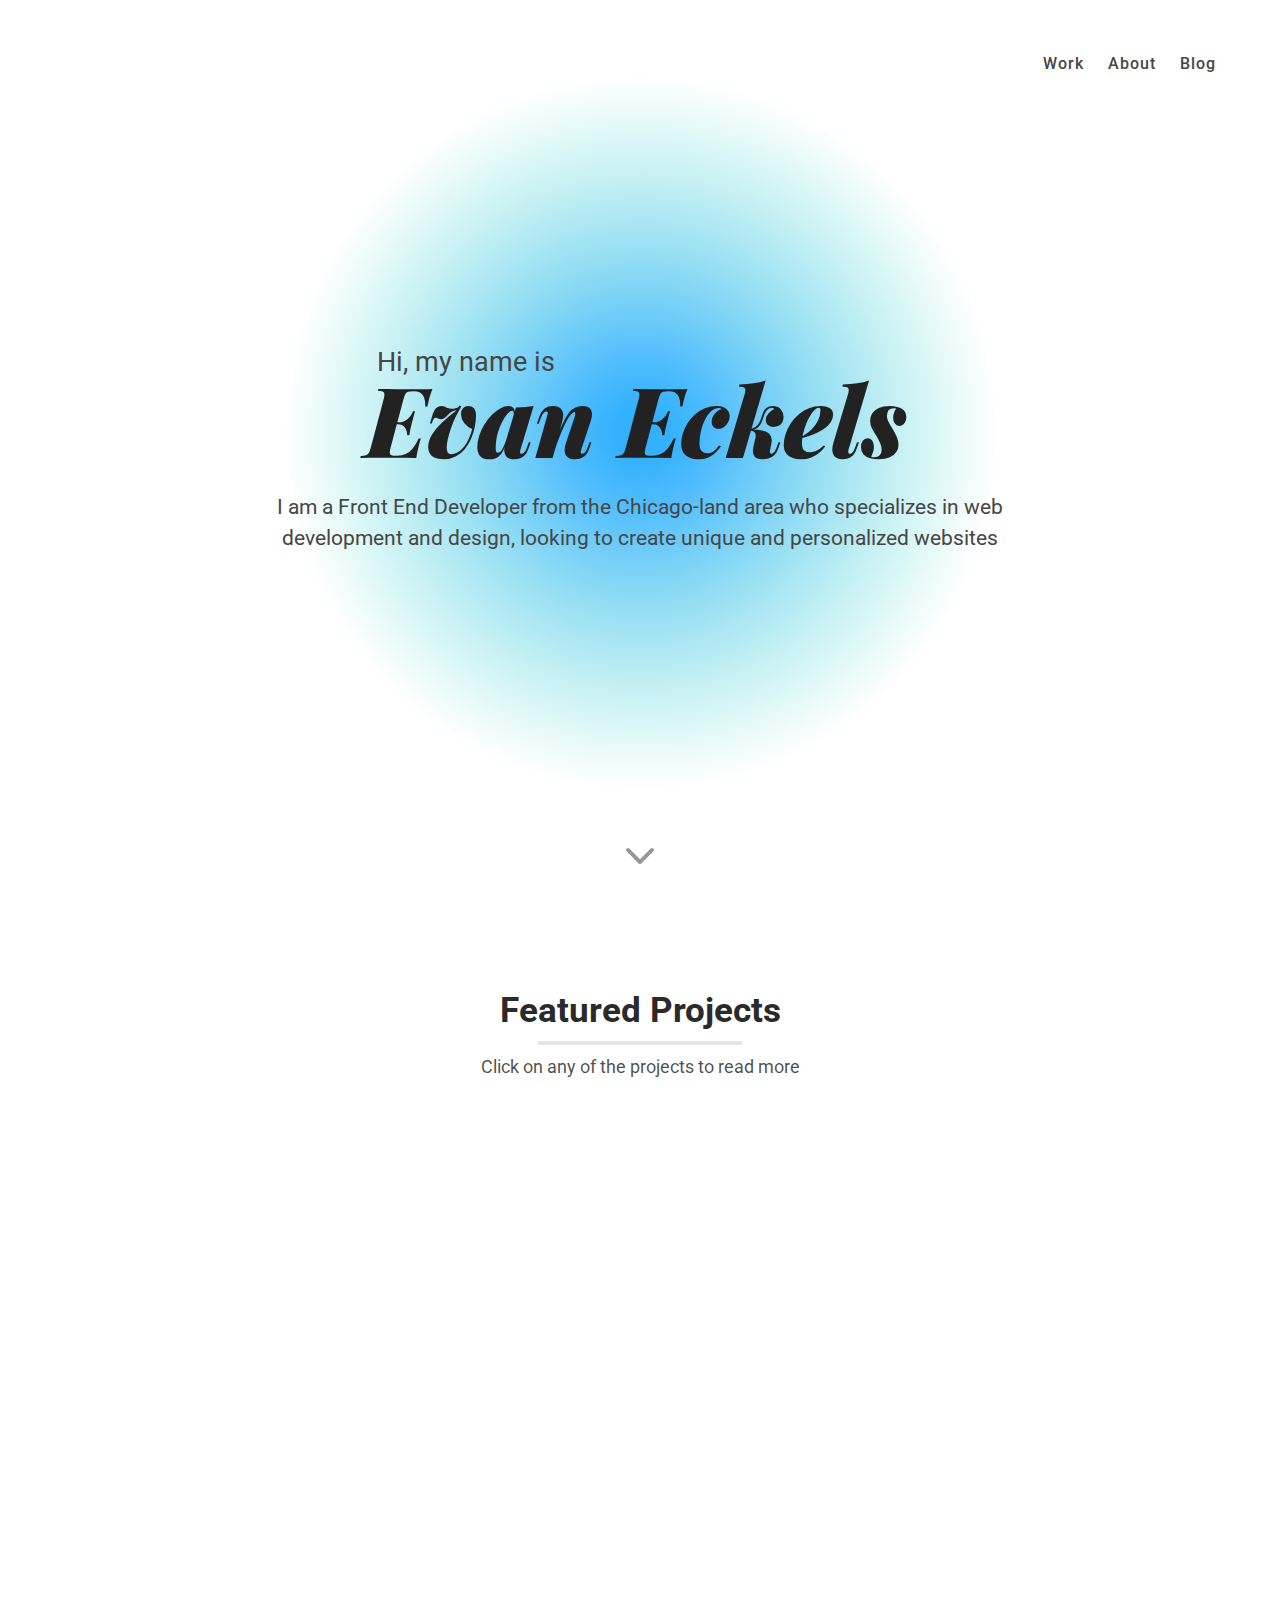
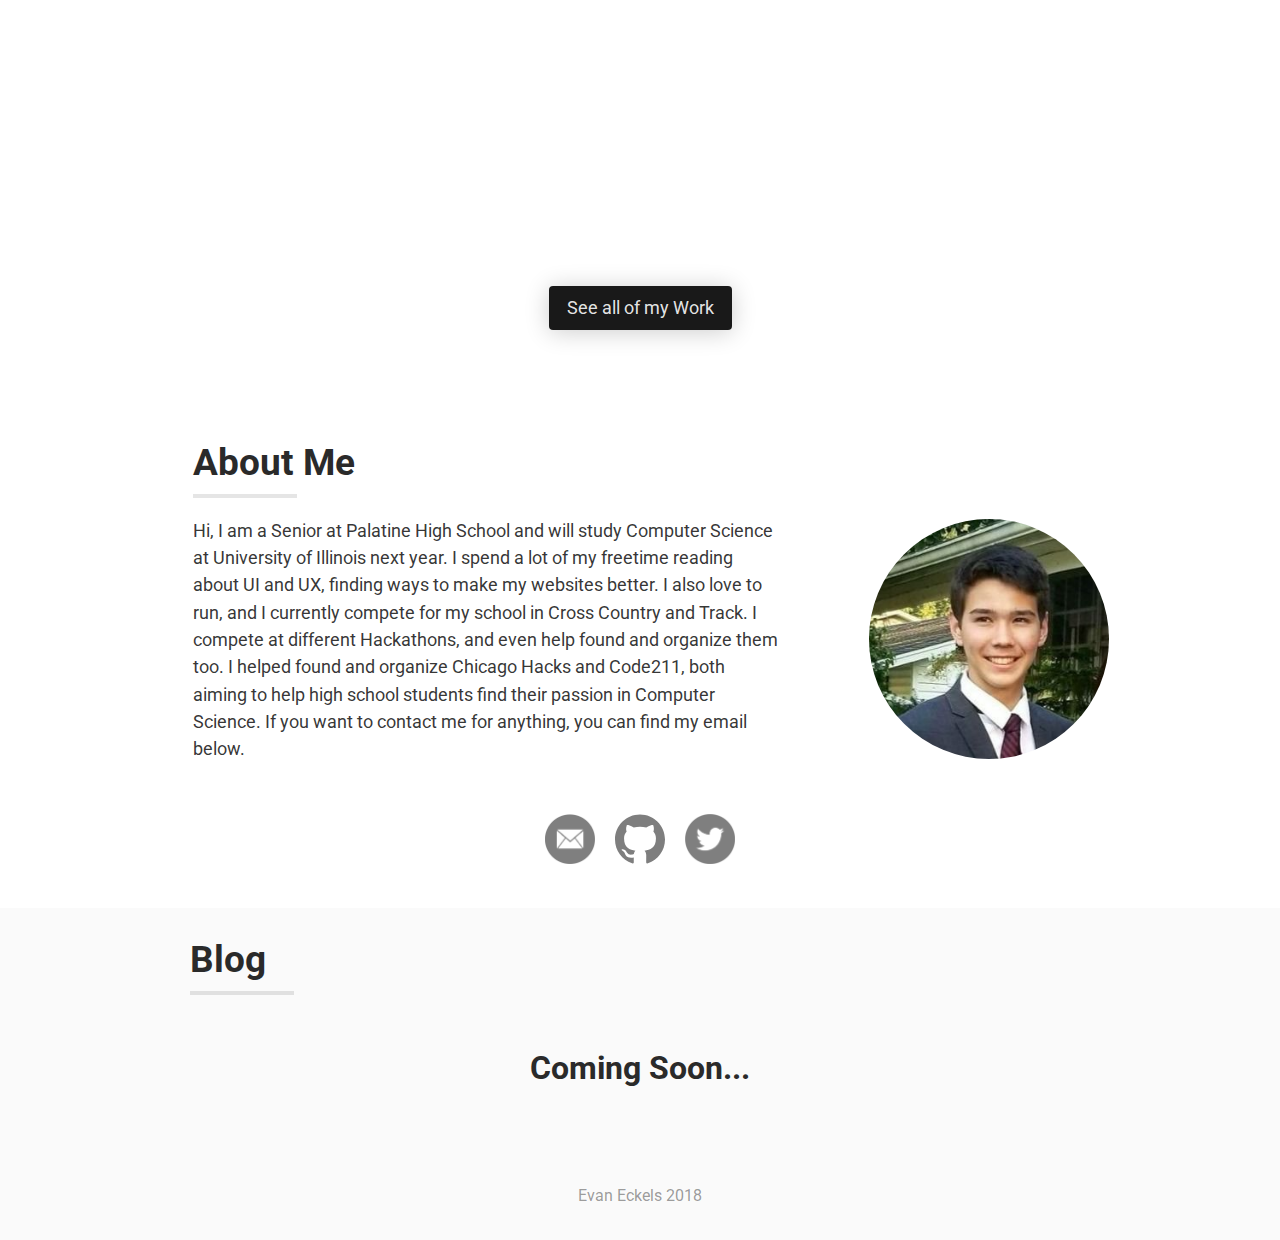
<file: index.html>
<!DOCTYPE HTML>
<html lang="en">
  <head>
    <meta charset="UTF-8">
    <link rel="stylesheet" href="css/style.css" />
    <link rel="stylesheet" href="css/index.css" />
    <link rel="stylesheet" href="css/burbuja.css" />
    <link rel="stylesheet" href="css/blog-list.css" />
    <link rel="stylesheet" href="css/work.css" />
    <link rel="stylesheet" href="aos/aos.css" />
  	<meta name="description" content="Web Portfolio for Evan Eckels, a High School Web Developer/Designer" />
    <meta name="keywords" content="Evan, Eckels, Web, Developer, Designer, High School, Hackathon, coding, programming, computer, science, user, interface, experience, graphic, design, Palatine" />
    <meta name="viewport" content="width=device-width, initial-scale=1.0, maximum-scale=1.0, user-scalable=yes">
    <link href="https://fonts.googleapis.com/css?family=Roboto:400,500,700" rel="stylesheet">
    <link href="https://fonts.googleapis.com/css?family=Playfair+Display:400,400i,900,900i" rel="stylesheet">
    <script src="https://ajax.googleapis.com/ajax/libs/jquery/3.2.1/jquery.min.js"></script>
    <script src="js/smoothscroll.js"></script>
    <script src="js/index.js"></script>
    <script src="js/workgrid.js"></script>
    <script src="js/bloggrid.js"></script>
    <script async src="https://www.googletagmanager.com/gtag/js?id=UA-110019881-1"></script>
    <script>
      window.dataLayer = window.dataLayer || [];
      function gtag(){dataLayer.push(arguments);}
      gtag('js', new Date());

      gtag('config', 'UA-110019881-1');
    </script>
    <title>Evan Eckels</title>
  </head>

<body>

  <div class="burbuja-wrapper" id="burbuja-wrapper">
    <div id="burbuja" class="burbuja"></div>
  </div>

  <header id="header">

    <nav>
      <ul>
        <li><a href="#work" class="smooth" id="fix">Work</a><span>&#8226;</span></li>
        <li><a href="#about" class="smooth">About</a><span>&#8226;</span></li>
        <li><a href="#blog" class="smooth">Blog</a></li>
      </ul>
    </nav>

    <div class="center" id="center">
      <div class="align">
        <p class="super">Hi, my name is</p>
        <h1>Evan Eckels</h1>
      </div>
      <p class="sub">I am a Front End Developer from the Chicago-land area who specializes in web development and design, looking to create unique and personalized websites</p>
    </div>

    <a href="#work" class="smooth"><img src="img/arrow.svg" alt="arrow" class="arrow"></a>
  </header>

  <div id="work">
    <h2>Featured Projects</h2><hr class="hor">
      <p class="work-desc">Click on any of the projects to read more</p>

    <div class="gallery">

      <a href="work/code211.html" class=""><div class="grid-item" data-aos="fade-up" data-aos-easing="ease-out-quad" data-aos-delay="">
        <div class="laptop-div">
          <img src="work/img/code211home.png" class="browser" alt="">
          <img src="img/laptopcode211.png" class="laptop" alt="">
        </div>
        <div class="project-text">
          <h3>Code211</h3><hr>
          <p>Website for District 211's first high school Hackathon named Code211.</p>
        </div>
      </div></a>

      <a href="work/chihacks.html" class=""><div class="grid-item" data-aos="fade-up" data-aos-easing="ease-out-quad" data-aos-delay="">
        <div class="laptop-div">
          <img src="work/img/chihome.png" class="browser" alt="">
          <img src="img/laptopchihacks.png" class="laptop" alt="">
        </div>
        <div class="project-text">
          <h3>Chicago Hacks</h3><hr>
          <p>Website for Chicago's first high school Hackathon called Chicago Hacks.</p>
        </div>
      </div></a>

      <a href="work/evaneckels.html" class=""><div class="grid-item" data-aos="fade-up" data-aos-easing="ease-out-quad" data-aos-delay="">
        <div class="laptop-div">
          <img src="work/img/evanheader.png" class="browser" alt="">
          <img src="img/laptopevan.png" class="laptop" alt="">
        </div>
        <div class="project-text">
          <h3>evaneckels.com</h3><hr>
          <p>My personal website: a place to showcase my websites and write about CS.</p>
        </div>
      </div></a>

      <a href="work/grubyr.html" class=""><div class="grid-item" data-aos="fade-up" data-aos-easing="ease-out-quad" data-aos-delay="">
        <div class="laptop-div">
          <img src="work/img/grubyrheader.png" class="browser" alt="">
          <img src="img/laptopgrubyr.png" class="laptop" alt="">
        </div>
        <div class="project-text">
          <h3>Grubyr</h3><hr>
          <p>Food waste reduction app that won the 2017 Congressional App Challenge.</p>
        </div>
      </div></a>

      <a href="work/bpacares.html" class=""><div class="grid-item" data-aos="fade-up" data-aos-easing="ease-out-quad" data-aos-delay="">
        <div class="laptop-div">
          <img src="work/img/bpahome.png" class="browser" alt="">
          <img src="img/laptopbpa.png" class="laptop" alt="">
        </div>
        <div class="project-text">
          <h3>BPA Cares Awards</h3><hr>
          <p>Website for the 2018 BPA Website Design Team Competition.</p>
        </div>
      </div></a>

      <a href="work/greenbrier.html" class=""><div class="grid-item" data-aos="fade-up" data-aos-easing="ease-out-quad" data-aos-delay="">
        <div class="laptop-div">
          <img src="work/img/greenbrierhome.png" class="browser" alt="">
          <img src="img/laptopgreenbrier.png" class="laptop" alt="">
        </div>
        <div class="project-text">
          <h3>Greenbrier Group</h3><hr>
          <p>A responsive website for the investing group Greenbrier Group with an integrated CMS.</p>
        </div>
      </div></a>

      <br><a href="work.html" class="cornerlink"><span class="underline--magical">See all of my Work</span></a>

    </div>

  </div>

  <div id="about">

    <div class="about-wrap clearfix">
      <div class="left clearfix">
        <h2>About Me</h2>
        <hr>
        <img src="img/evan.jpg" alt="Evan Eckels" class="mobi">
        <p>Hi, I am a Senior at Palatine High School and will study Computer Science at University of Illinois next year. I spend a lot of my freetime reading about UI and UX, finding ways to make my websites better. I also love to run, and I currently compete for my school in Cross Country and Track. I compete at different Hackathons, and even help found and organize them too. I helped found and organize Chicago Hacks and Code211, both aiming to help high school students find their passion in Computer Science. If you want to contact me for anything, you can find my email below.</p>
      </div>

        <img src="img/evan.jpg" alt="Evan Eckels" class="widescreen">
    </div>

    <div class="contact">
      <div class="icons">
        <a href="mailto:eveckels@gmail.com"><img src="img/email.png" alt="Email"></a>
        <a href="https://github.com/eckels" target="_blank"><img src="img/github.svg" alt="github"></a>
        <a href="https://twitter.com/evaneckels" target="_blank"><img src="img/twitter.png" alt="Twitter"></a>
      </div>
    </div>

  </div>

<div class="grey">

  <div id="blog">
      <div class="blog-wrap">
      <h2>Blog</h2><hr>
      <div class="blog-grid">

      <style>
        h5 {
          color: #2a2a2a;
          font-size: 2em;
        }
      </style>

      <h5>Coming Soon...</h5>

        <!--<a href="#" class="hovert"><article class="article" data-aos="fade-up" data-aos-easing="ease-out-quad" data-aos-delay="">
          <div class="img-wrap"><img src="http://via.placeholder.com/160x90" alt=""></div>
          <h3>Article Title Here Article Title Here Article Title Here</h3>
          <p>09/27/2017</p>
        </article></a>

        <a href="#" class="hovert"><article class="article" data-aos="fade-up" data-aos-easing="ease-out-quad" data-aos-delay="">
          <div class="img-wrap"><img src="http://via.placeholder.com/160x90" alt=""></div>
          <h3>Article Title Here</h3>
          <p>09/27/2017</p>
        </article></a>

        <a href="#" class="hovert"><article class="article" data-aos="fade-up" data-aos-easing="ease-out-quad" data-aos-delay="">
          <div class="img-wrap"><img src="http://via.placeholder.com/160x90" alt=""></div>
          <h3>Article Title Here</h3>
          <p>09/27/2017</p>
        </article></a>

        <a href="#" class="hovert"><article class="article" data-aos="fade-up" data-aos-easing="ease-out-quad" data-aos-delay="">
          <div class="img-wrap"><img src="http://via.placeholder.com/160x90" alt=""></div>
          <h3>Article Title Here</h3>
          <p>09/27/2017</p>
        </article></a>

        <a href="#" class="hovert"><article class="article" data-aos="fade-up" data-aos-easing="ease-out-quad" data-aos-delay="">
          <div class="img-wrap"><img src="http://via.placeholder.com/160x90" alt=""></div>
          <h3>Article Title Here</h3>
          <p>09/27/2017</p>
        </article></a>

        <a href="#" class="hovert"><article class="article" data-aos="fade-up" data-aos-easing="ease-out-quad" data-aos-delay="">
          <div class="img-wrap"><img src="http://via.placeholder.com/160x90" alt=""></div>
          <h3>Article Title Here</h3>
          <p>09/27/2017</p>
        </article></a>
        <br><a href="blog.html" class="cornerlink blog-button"><span>See all Posts</span></a>-->
      </div>
    </div>

  </div>
    <p class="bottom-p">Evan Eckels 2018</p>
</div>

    <script src="aos/aos.js"></script>
    <script>
      AOS.init({
        startEvent: 'load',
        once: true
      });
      window.addEventListener('load', function() {
        AOS.refresh();
      });
    </script>

</body>
</html>
</file>
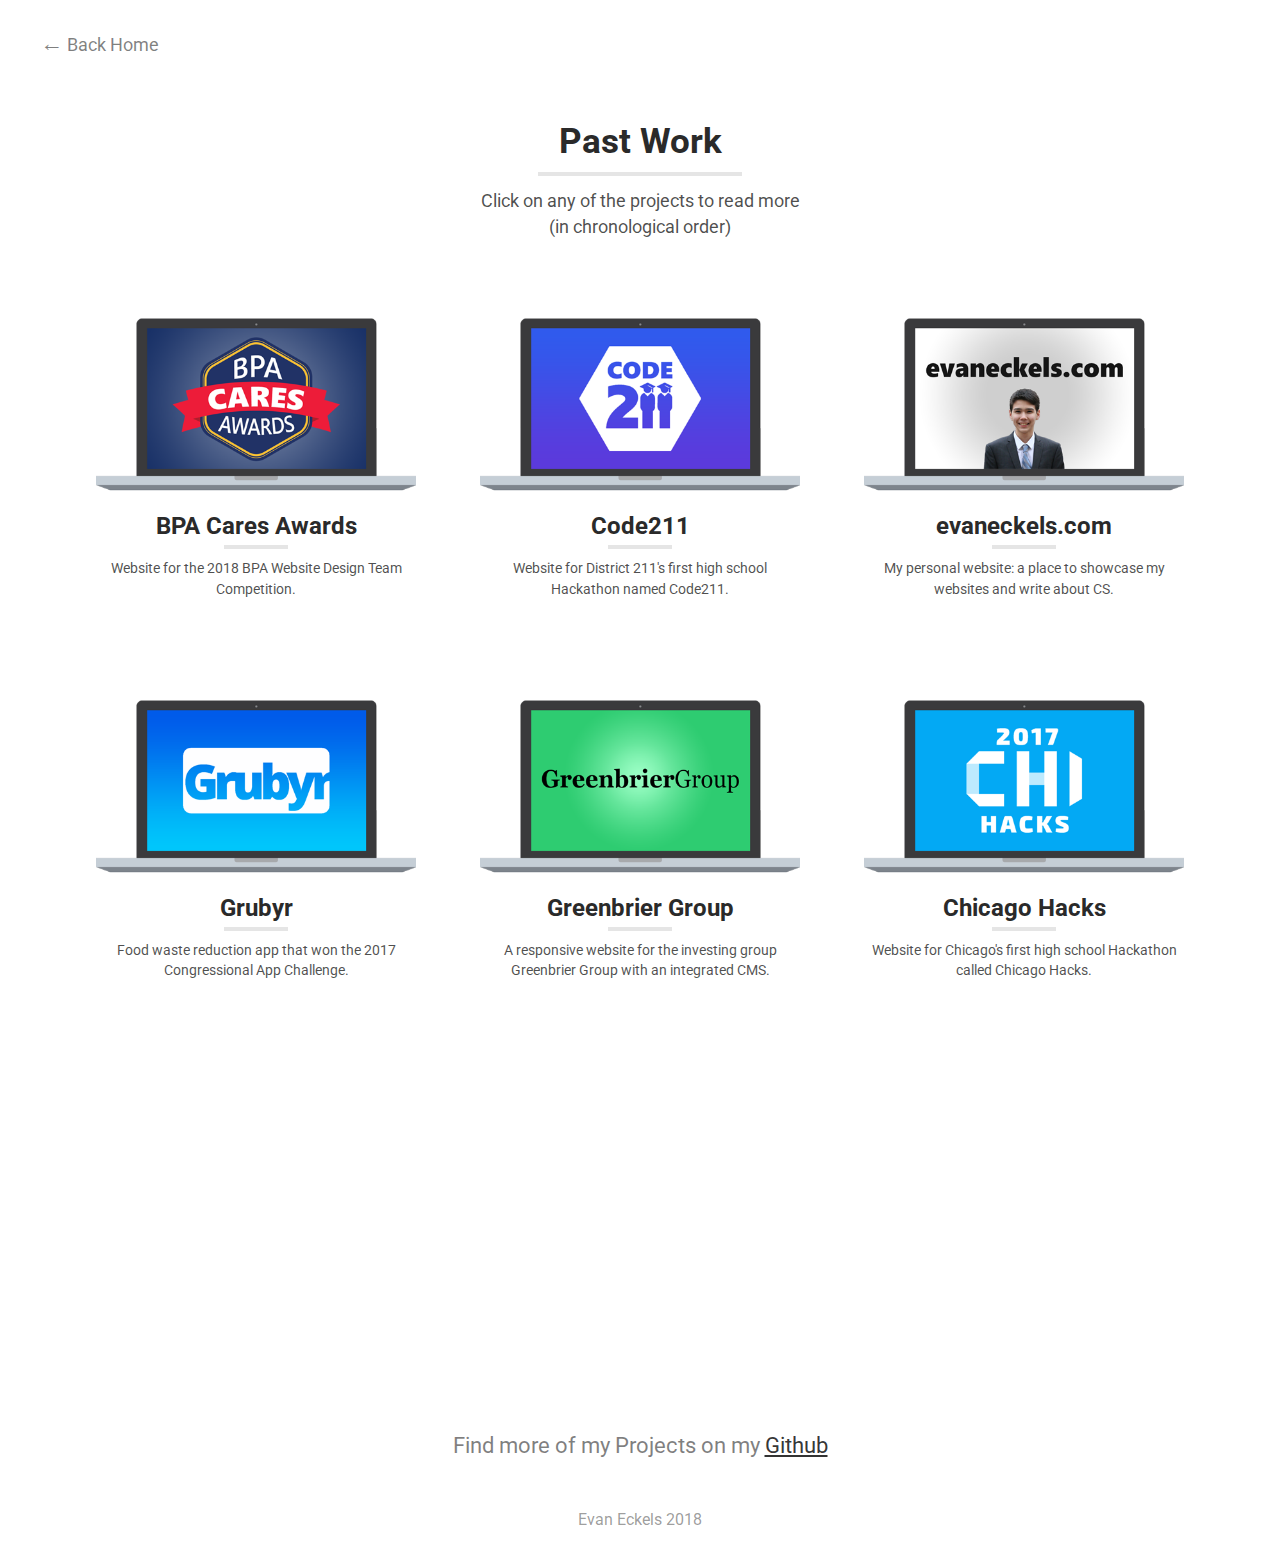
<file: work.html>
<!DOCTYPE HTML>
<html lang="en">
  <head>
    <meta charset="UTF-8">
    <link rel="stylesheet" href="css/style.css" />
    <link rel="stylesheet" href="css/work.css" />
    <link rel="stylesheet" href="aos/aos.css" />
  	<meta name="description" content="" />
    <meta name="keywords" content="" />
    <meta name="viewport" content="width=device-width, initial-scale=1.0, maximum-scale=1.0, user-scalable=yes">
    <link href="https://fonts.googleapis.com/css?family=Roboto:400,500,700" rel="stylesheet">
    <link href="https://fonts.googleapis.com/css?family=Playfair+Display:400,400i,900,900i" rel="stylesheet">
    <script src="https://ajax.googleapis.com/ajax/libs/jquery/3.2.1/jquery.min.js"></script>
    <script src="js/smoothscroll.js"></script>
    <script src="js/index.js"></script>
    <script src="js/workgrid.js"></script>
    <script async src="https://www.googletagmanager.com/gtag/js?id=UA-110019881-1"></script>
    <script>
      window.dataLayer = window.dataLayer || [];
      function gtag(){dataLayer.push(arguments);}
      gtag('js', new Date());

      gtag('config', 'UA-110019881-1');
    </script>
    <title>Evan Eckels - Work</title>
  </head>

<body>

<style>

#work {
  margin-top: 0;
  padding-bottom: 15px;
}

#work h2 {
  text-align: center;
  margin-top: 60px;
}

#work hr {
  margin-left: auto;
  margin-right: auto;
}

.cornerback {
  position: absolute;
  top: 30px;
  left: 40px;
  color: rgba(0, 0, 0, 0.5);
  transition: all .3s;
  font-size: 1.15em;
}

.cornerback:hover {
  color: rgba(0, 0, 0, 0.7);
}

.cornerback2 {
  font-size: 1.25em;
}

@media (max-width: 480px) {
  .cornerback {
    top: 12px;
    left: 20px;
  }
}

</style>

  <a href="index.html" style="text-decoration: none"><div class="cornerback"><strong class="cornerback2">&#8592;</strong> Back Home</div></a>

  <div id="work">
    <h2>Past Work</h2><hr class="hor">
      <p class="work-desc" style="line-height: 150%;">Click on any of the projects to read more<br>(in chronological order)</p>

    <div class="gallery">

      <a href="work/bpacares.html" class=""><div class="grid-item" data-aos="fade-up" data-aos-easing="ease-out-quad" data-aos-delay="">
        <div class="laptop-div">
          <img src="work/img/bpahome.png" class="browser" alt="">
          <img src="img/laptopbpa.png" class="laptop" alt="">
        </div>
        <div class="project-text">
          <h3>BPA Cares Awards</h3><hr>
          <p>Website for the 2018 BPA Website Design Team Competition.</p>
        </div>
      </div></a>

      <a href="work/code211.html" class=""><div class="grid-item" data-aos="fade-up" data-aos-easing="ease-out-quad" data-aos-delay="">
        <div class="laptop-div">
          <img src="work/img/code211home.png" class="browser" alt="">
          <img src="img/laptopcode211.png" class="laptop" alt="">
        </div>
        <div class="project-text">
          <h3>Code211</h3><hr>
          <p>Website for District 211's first high school Hackathon named Code211.</p>
        </div>
      </div></a>

      <a href="work/evaneckels.html" class=""><div class="grid-item" data-aos="fade-up" data-aos-easing="ease-out-quad" data-aos-delay="">
        <div class="laptop-div">
          <img src="work/img/evanheader.png" class="browser" alt="">
          <img src="img/laptopevan.png" class="laptop" alt="">
        </div>
        <div class="project-text">
          <h3>evaneckels.com</h3><hr>
          <p>My personal website: a place to showcase my websites and write about CS.</p>
        </div>
      </div></a>

      <a href="work/grubyr.html" class=""><div class="grid-item" data-aos="fade-up" data-aos-easing="ease-out-quad" data-aos-delay="">
        <div class="laptop-div">
          <img src="work/img/grubyrheader.png" class="browser" alt="">
          <img src="img/laptopgrubyr.png" class="laptop" alt="">
        </div>
        <div class="project-text">
          <h3>Grubyr</h3><hr>
          <p>Food waste reduction app that won the 2017 Congressional App Challenge.</p>
        </div>
      </div></a>

      <a href="work/greenbrier.html" class=""><div class="grid-item" data-aos="fade-up" data-aos-easing="ease-out-quad" data-aos-delay="">
        <div class="laptop-div">
          <img src="work/img/greenbrierhome.png" class="browser" alt="">
          <img src="img/laptopgreenbrier.png" class="laptop" alt="">
        </div>
        <div class="project-text">
          <h3>Greenbrier Group</h3><hr>
          <p>A responsive website for the investing group Greenbrier Group with an integrated CMS.</p>
        </div>
      </div></a>

      <a href="work/chihacks.html" class=""><div class="grid-item" data-aos="fade-up" data-aos-easing="ease-out-quad" data-aos-delay="">
        <div class="laptop-div">
          <img src="work/img/chihome.png" class="browser" alt="">
          <img src="img/laptopchihacks.png" class="laptop" alt="">
        </div>
        <div class="project-text">
          <h3>Chicago Hacks</h3><hr>
          <p>Website for Chicago's first high school Hackathon called Chicago Hacks.</p>
        </div>
      </div></a>

      <a href="#" class=""><div class="grid-item" data-aos="fade-up" data-aos-easing="ease-out-quad" data-aos-delay="">
        <div class="laptop-div">
          <!--<img src="work/img/chihome.png" class="browser" alt="">-->
          <img src="img/laptop.png" class="laptop" alt="">
        </div>
        <div class="project-text">
          <h3>Evan Eisenmenger</h3><hr>
          <p>Site developed with a CMS for a friend to showcase his photography.</p>
        </div>
      </div></a>

      <a href="#" class=""><div class="grid-item" data-aos="fade-up" data-aos-easing="ease-out-quad" data-aos-delay="">
        <div class="laptop-div">
          <!--<img src="work/img/chihome.png" class="browser" alt="">-->
          <img src="img/laptop.png" class="laptop" alt="">
        </div>
        <div class="project-text">
          <h3>TykeBox</h3><hr>
          <p>Site for my Business Incubator startup that sells subscription fitness boxes to kids.</p>
        </div>
      </div></a>

      <a href="#" class=""><div class="grid-item" data-aos="fade-up" data-aos-easing="ease-out-quad" data-aos-delay="">
        <div class="laptop-div">
          <!--<img src="work/img/chihome.png" class="browser" alt="">-->
          <img src="img/laptop.png" class="laptop" alt="">
        </div>
        <div class="project-text">
          <h3>DIYmatic</h3><hr>
          <p>Website that placed 3rd in state at the 2017 BPA Website Design Team Competition.</p>
        </div>
      </div></a>

    </div>
    <p class="bottomtext">Find more of my Projects on my <a href="https://github.com/eckels" target="_blank">Github</a></p>

  </div>

    <p class="bottom-p">Evan Eckels 2018</p>

    <script src="aos/aos.js"></script>
    <script>
      AOS.init({
        once: true
      });
      window.addEventListener('load', AOS.refresh);
    </script>

</body>
</html>
</file>
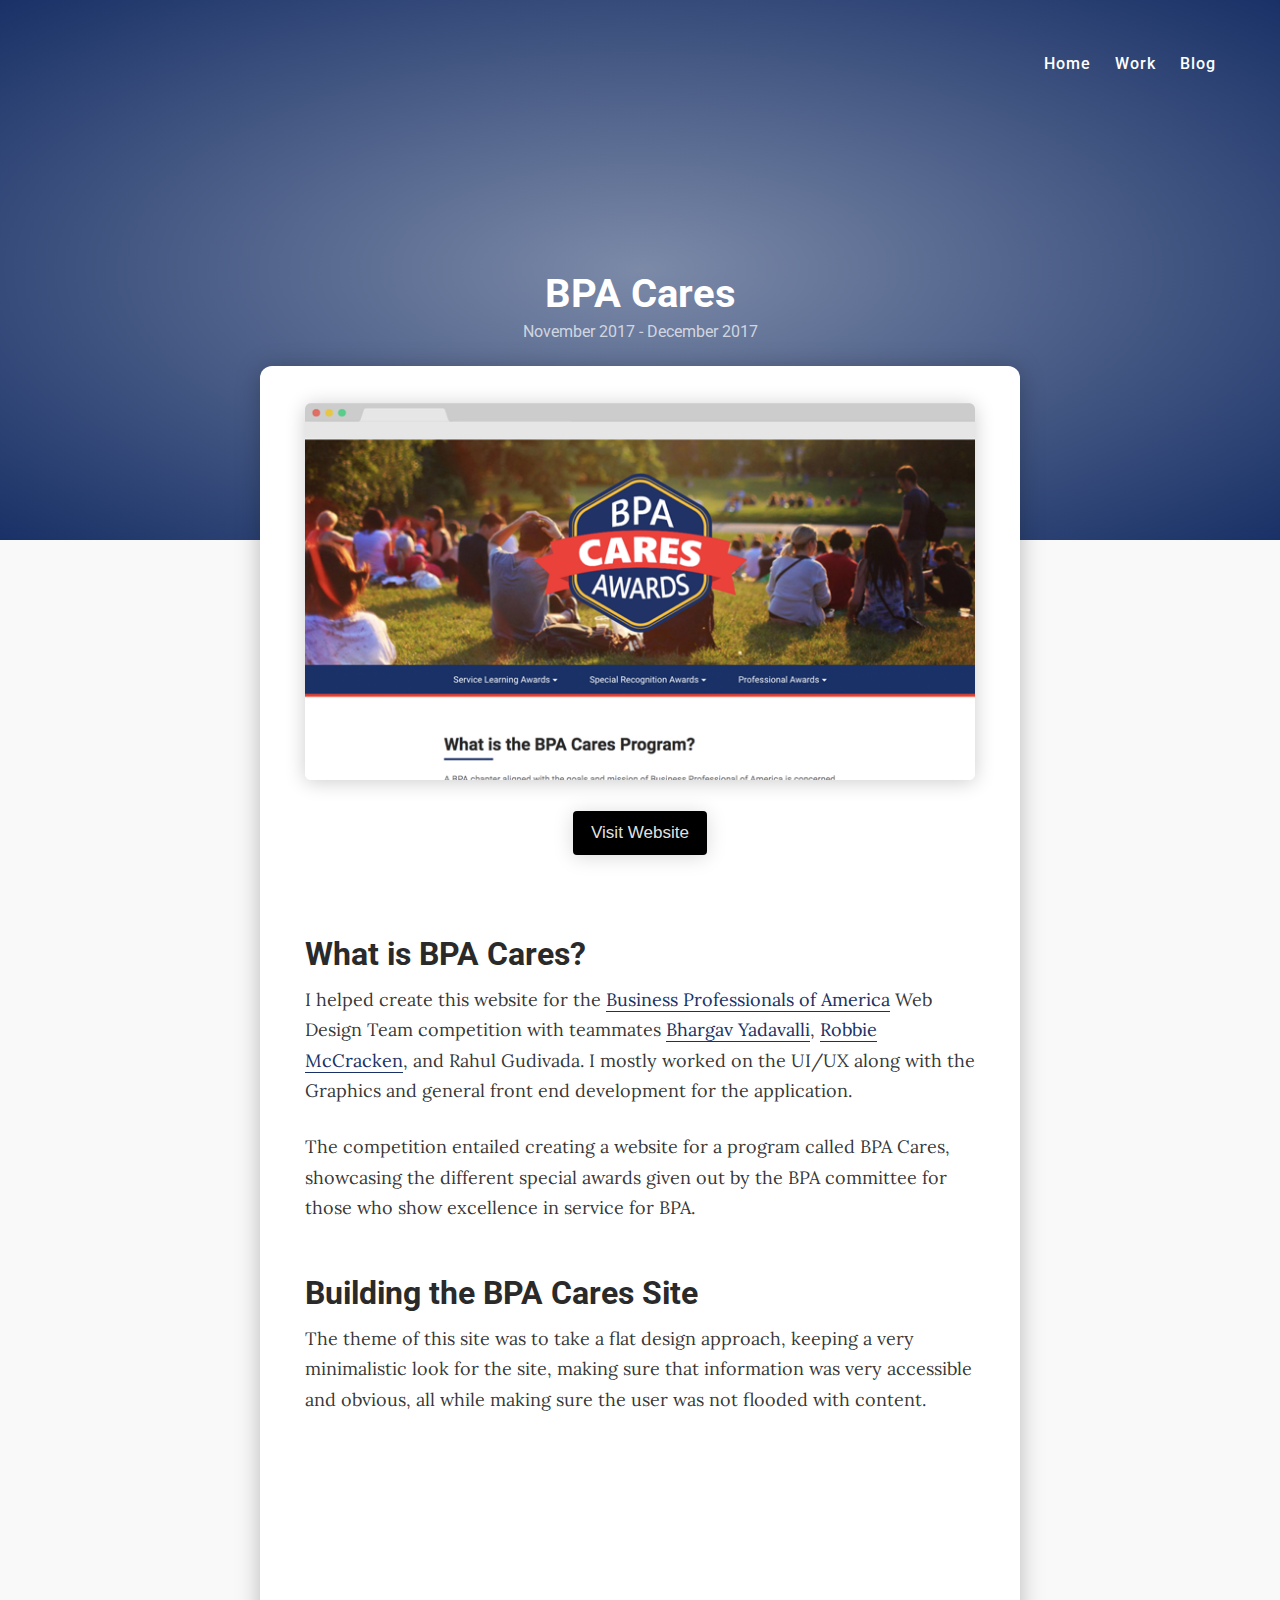
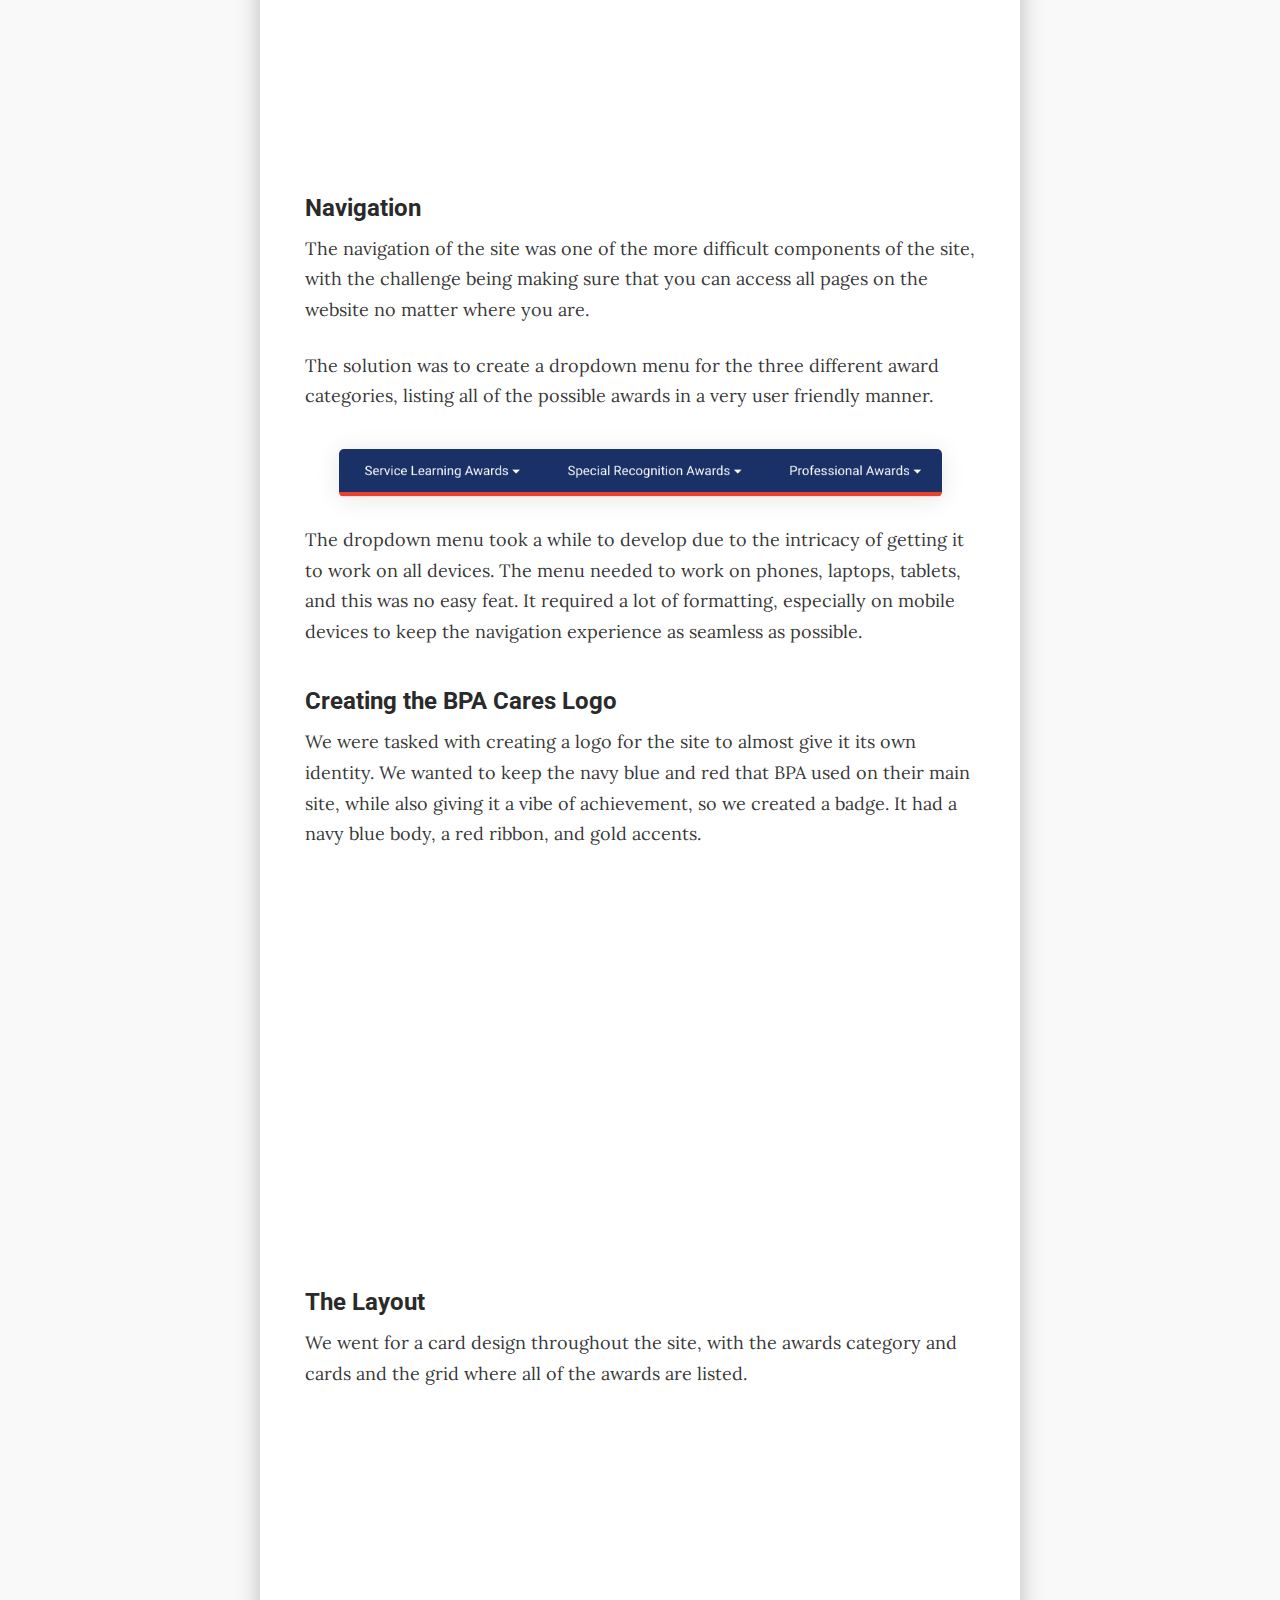
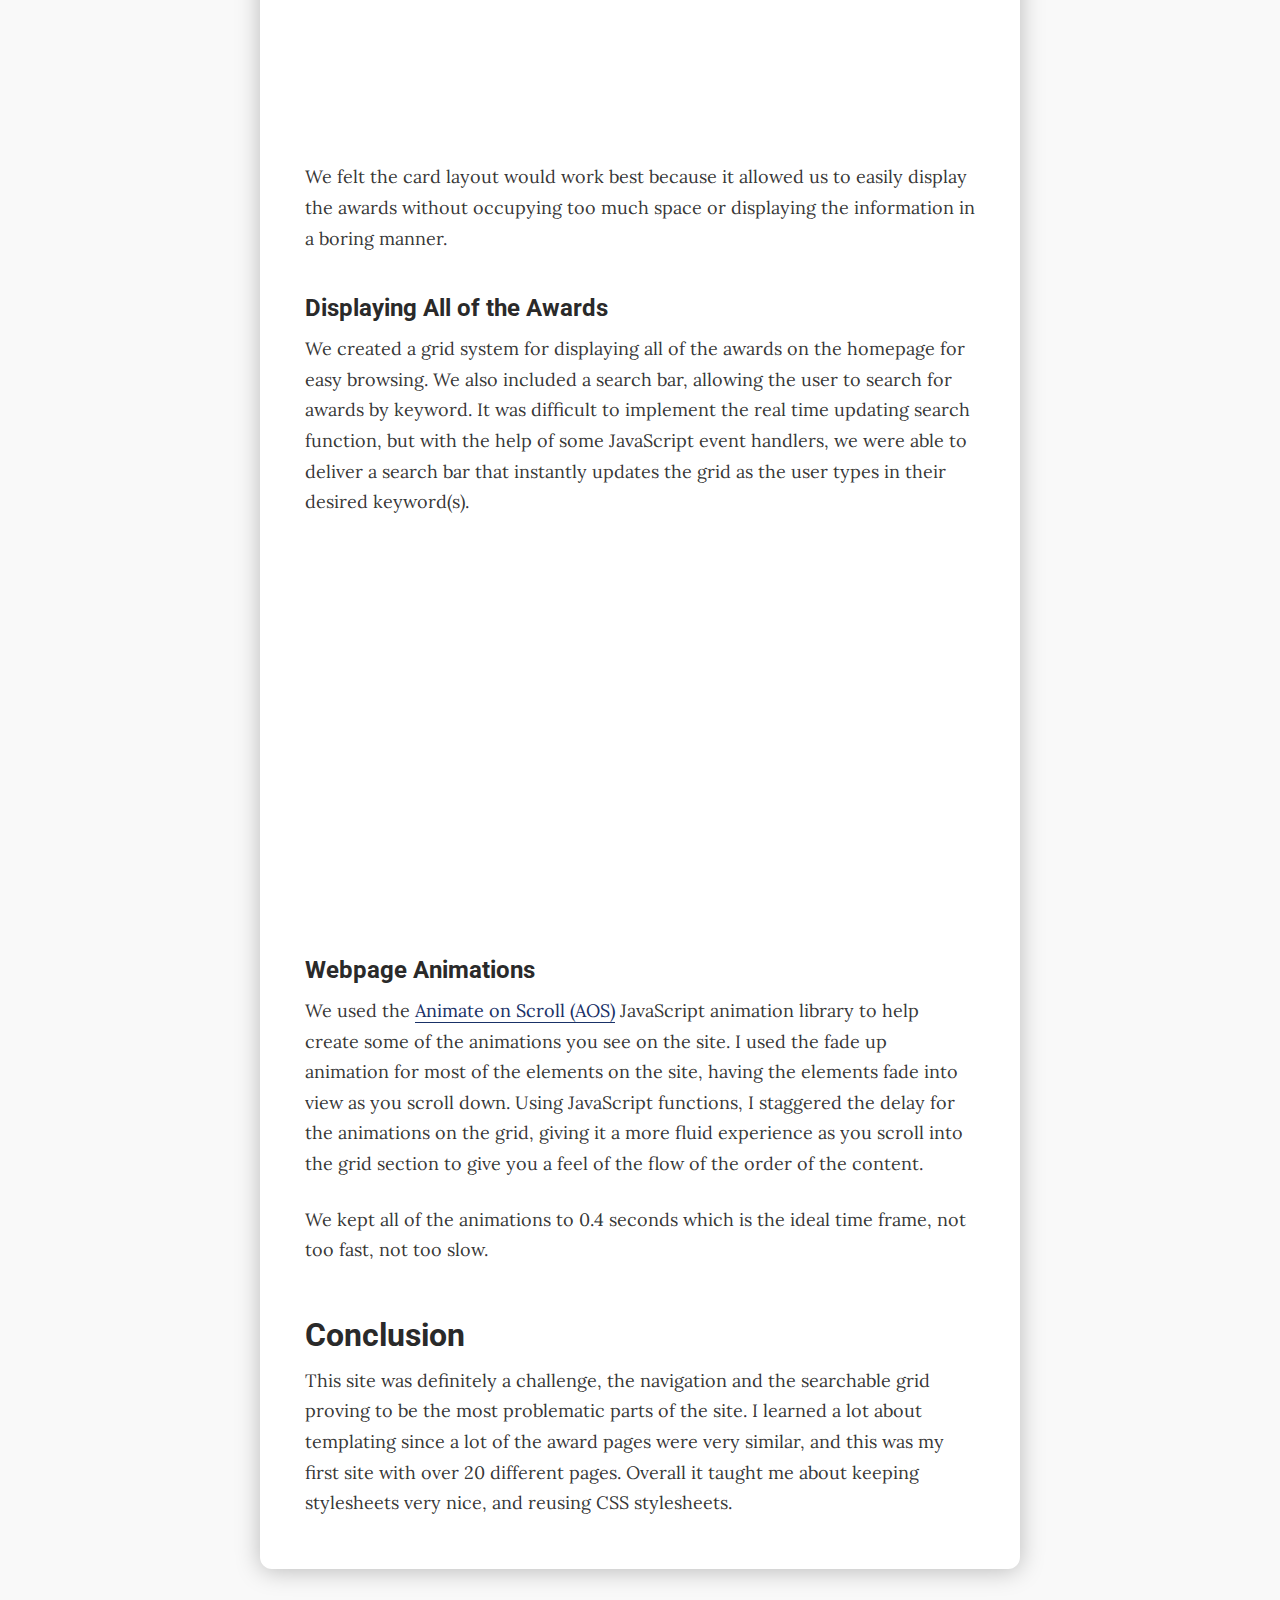
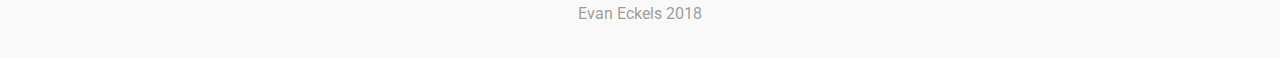
<file: work/bpacares.html>
<!DOCTYPE HTML>
<html lang="en">
  <head>
    <meta charset="UTF-8">
    <link rel="stylesheet" href="../css/style.css" />
    <link rel="stylesheet" href="../css/index.css" />
    <link rel="stylesheet" href="../css/work-post.css" />
    <link rel="stylesheet" href="../aos/aos.css" />
  	<meta name="description" content="" />
    <meta name="keywords" content="" />
    <meta name="viewport" content="width=device-width, initial-scale=1.0, maximum-scale=1.0, user-scalable=yes">
    <link href="https://fonts.googleapis.com/css?family=Roboto:400,500,700" rel="stylesheet">
    <link href="https://fonts.googleapis.com/css?family=Lora" rel="stylesheet">
    <script src="https://ajax.googleapis.com/ajax/libs/jquery/3.2.1/jquery.min.js"></script>
    <script async src="https://www.googletagmanager.com/gtag/js?id=UA-110019881-1"></script>
    <script>
      window.dataLayer = window.dataLayer || [];
      function gtag(){dataLayer.push(arguments);}
      gtag('js', new Date());

      gtag('config', 'UA-110019881-1');
    </script>
    <title>Case Study: BPA Cares</title>
  </head>

<body>

<style>
  header {
    background: -webkit-radial-gradient(#7c8aa8, #193167);
    background: -o-radial-gradient(#7c8aa8, #193167);
    background: -moz-radial-gradient(#7c8aa8, #193167);
    background: radial-gradient(#7c8aa8, #193167);
  }
  .blog-wrapper-wrap h1 {
    color: white;
  }
  .timeframe {
    color: rgba(255, 255, 255, 0.7);
  }
  nav a, nav span {
    color: white;
  }
  nav a::before {
    background-color: white;
  }
  .content-area a {
    color: #193167;
    border-bottom: solid #193167 1px;
  }
  .content-area a:hover {
    color: #244896;
    border-bottom: solid #244896 1px;
  }
  .content-area blockquote {
    border-left: solid #193167 2px;
  }
</style>

  <header id="header">

    <nav>
      <ul>
        <li><a href="../index.html" id="fix">Home</a><span>&#8226;</span></li>
        <li><a href="../work.html">Work</a><span>&#8226;</span></li>
        <li><a href="../blog.html">Blog</a></li>
      </ul>
    </nav>

  </header>

    <div class="blog-wrapper-wrap">
      <h1>BPA Cares</h1>
        <p class="timeframe">November 2017 - December 2017</p>
    <div class="blog-wrap" data-aos="fade-up" data-aos-easing="ease-out-quart" data-aos-delay="50" data-aos-duration="400">

    <div class="content-area">
      <img src="img/bpahome.png" alt="Picture of BPA Cares Site" style="border-radius: 6px; box-shadow: 0px 2px 20px rgba(0, 0, 0, 0.2); width: 100%; margin-left: 0; margin-right: 0;" data-aos="fade-up" data-aos-easing="ease-out-quart" data-aos-delay="400" data-aos-duration="600">
      <div style="text-align: center;"><a href="https://eckels.github.io/bpacares/" target="_blank"><button>Visit Website</button></a></div>
      <h3>What is BPA Cares?</h3>
      <p>I helped create this website for the <a href="http://www.bpa.org" target="_blank">Business Professionals of America</a> Web Design Team competition with teammates <a href="https://twitter.com/B3dog" target="_blank">Bhargav Yadavalli</a>, <a href="https://twitter.com/robmccracken00" target="_blank">Robbie McCracken</a>, and Rahul Gudivada. I mostly worked on the UI/UX along with the Graphics and general front end development for the application.</p>
      <p>The competition entailed creating a website for a program called BPA Cares, showcasing the different special awards given out by the BPA committee for those who show excellence in service for BPA.</p>
      <h3>Building the BPA Cares Site</h3>
      <p>The theme of this site was to take a flat design approach, keeping a very minimalistic look for the site, making sure that information was very accessible and obvious, all while making sure the user was not flooded with content.</p>
      <div class="right" data-aos="fade-up" data-aos-easing="ease-out-quart" data-aos-delay="250" data-aos-duration="700">
        <p>We wanted the main focus to be the content, so we kept the page minimal which allowed the text to be the element that stood out.</p>
        <img src="img/bpaawardpage.png" alt="Picture of Award Page">
      </div>
      <h5>Navigation</h5>
      <p>The navigation of the site was one of the more difficult components of the site, with the challenge being making sure that you can access all pages on the website no matter where you are.</p>
      <p>The solution was to create a dropdown menu for the three different award categories, listing all of the possible awards in a very user friendly manner.</p>
      <img src="img/bpanav.png" alt="Navigation Bar" style="border-radius: 5px; box-shadow: 0px 2px 25px rgba(0, 0, 0, .1)">
      <p>The dropdown menu took a while to develop due to the intricacy of getting it to work on all devices. The menu needed to work on phones, laptops, tablets, and this was no easy feat. It required a lot of formatting, especially on mobile devices to keep the navigation experience as seamless as possible.</p>
      <h5>Creating the BPA Cares Logo</h5>
      <p>We were tasked with creating a logo for the site to almost give it its own identity. We wanted to keep the navy blue and red that BPA used on their main site, while also giving it a vibe of achievement, so we created a badge. It had a navy blue body, a red ribbon, and gold accents.</p>
      <div class="left" data-aos="fade-up" data-aos-easing="ease-out-quart" data-aos-delay="250" data-aos-duration="700">
        <img src="img/bpabadge.png" alt="Picture of BPA Logo" style="box-shadow: none;">
        <p>We used very bold sans serif text for the text on the logo, hoping to give it a very poppy look when you look at it.</p>
      </div>
      <h5>The Layout</h5>
      <p>We went for a card design throughout the site, with the awards category and cards and the grid where all of the awards are listed.</p>
      <div class="right" data-aos="fade-up" data-aos-easing="ease-out-quart" data-aos-delay="250" data-aos-duration="700">
        <p>Behind the card, we added images with a shader over the photo, allowing the text to pop while still allowing the pictures to shine.</p>
        <img src="img/bpacategories.png" alt="Picture of Award Categories">
      </div>
      <p>We felt the card layout would work best because it allowed us to easily display the awards without occupying too much space or displaying the information in a boring manner.</p>
      <h5>Displaying All of the Awards</h5>
      <p>We created a grid system for displaying all of the awards on the homepage for easy browsing. We also included a search bar, allowing the user to search for awards by keyword. It was difficult to implement the real time updating search function, but with the help of some JavaScript event handlers, we were able to deliver a search bar that instantly updates the grid as the user types in their desired keyword(s).</p>
      <div class="left" data-aos="fade-up" data-aos-easing="ease-out-quart" data-aos-delay="250" data-aos-duration="700">
        <img src="img/bpagrid.png" alt="Picture of Awards Grid">
        <p>The grid system allowed for easy viewing of the different awards by categories, with the different categories marked by one of three colors, blue, red, and gold.</p>
      </div>
      <h5>Webpage Animations</h5>
      <p>We used the <a href="https://github.com/michalsnik/aos" target="_blank">Animate on Scroll (AOS)</a> JavaScript animation library to help create some of the animations you see on the site. I used the fade up animation for most of the elements on the site, having the elements fade into view as you scroll down. Using JavaScript functions, I staggered the delay for the animations on the grid, giving it a more fluid experience as you scroll into the grid section to give you a feel of the flow of the order of the content.</p>
      <p>We kept all of the animations to 0.4 seconds which is the ideal time frame, not too fast, not too slow.</p>
      <h3>Conclusion</h3>
      <p>This site was definitely a challenge, the navigation and the searchable grid proving to be the most problematic parts of the site. I learned a lot about templating since a lot of the award pages were very similar, and this was my first site with over 20 different pages. Overall it taught me about keeping stylesheets very nice, and reusing CSS stylesheets.</p>
    </div>
  </div>

  </div>

  </div>
    <p class="bottom-p">Evan Eckels 2018</p>
</div>

    <script src="../aos/aos.js"></script>
    <script>
      AOS.init({
        once: true
      });
      window.addEventListener('load', AOS.refresh);
    </script>

</body>
</html>
</file>
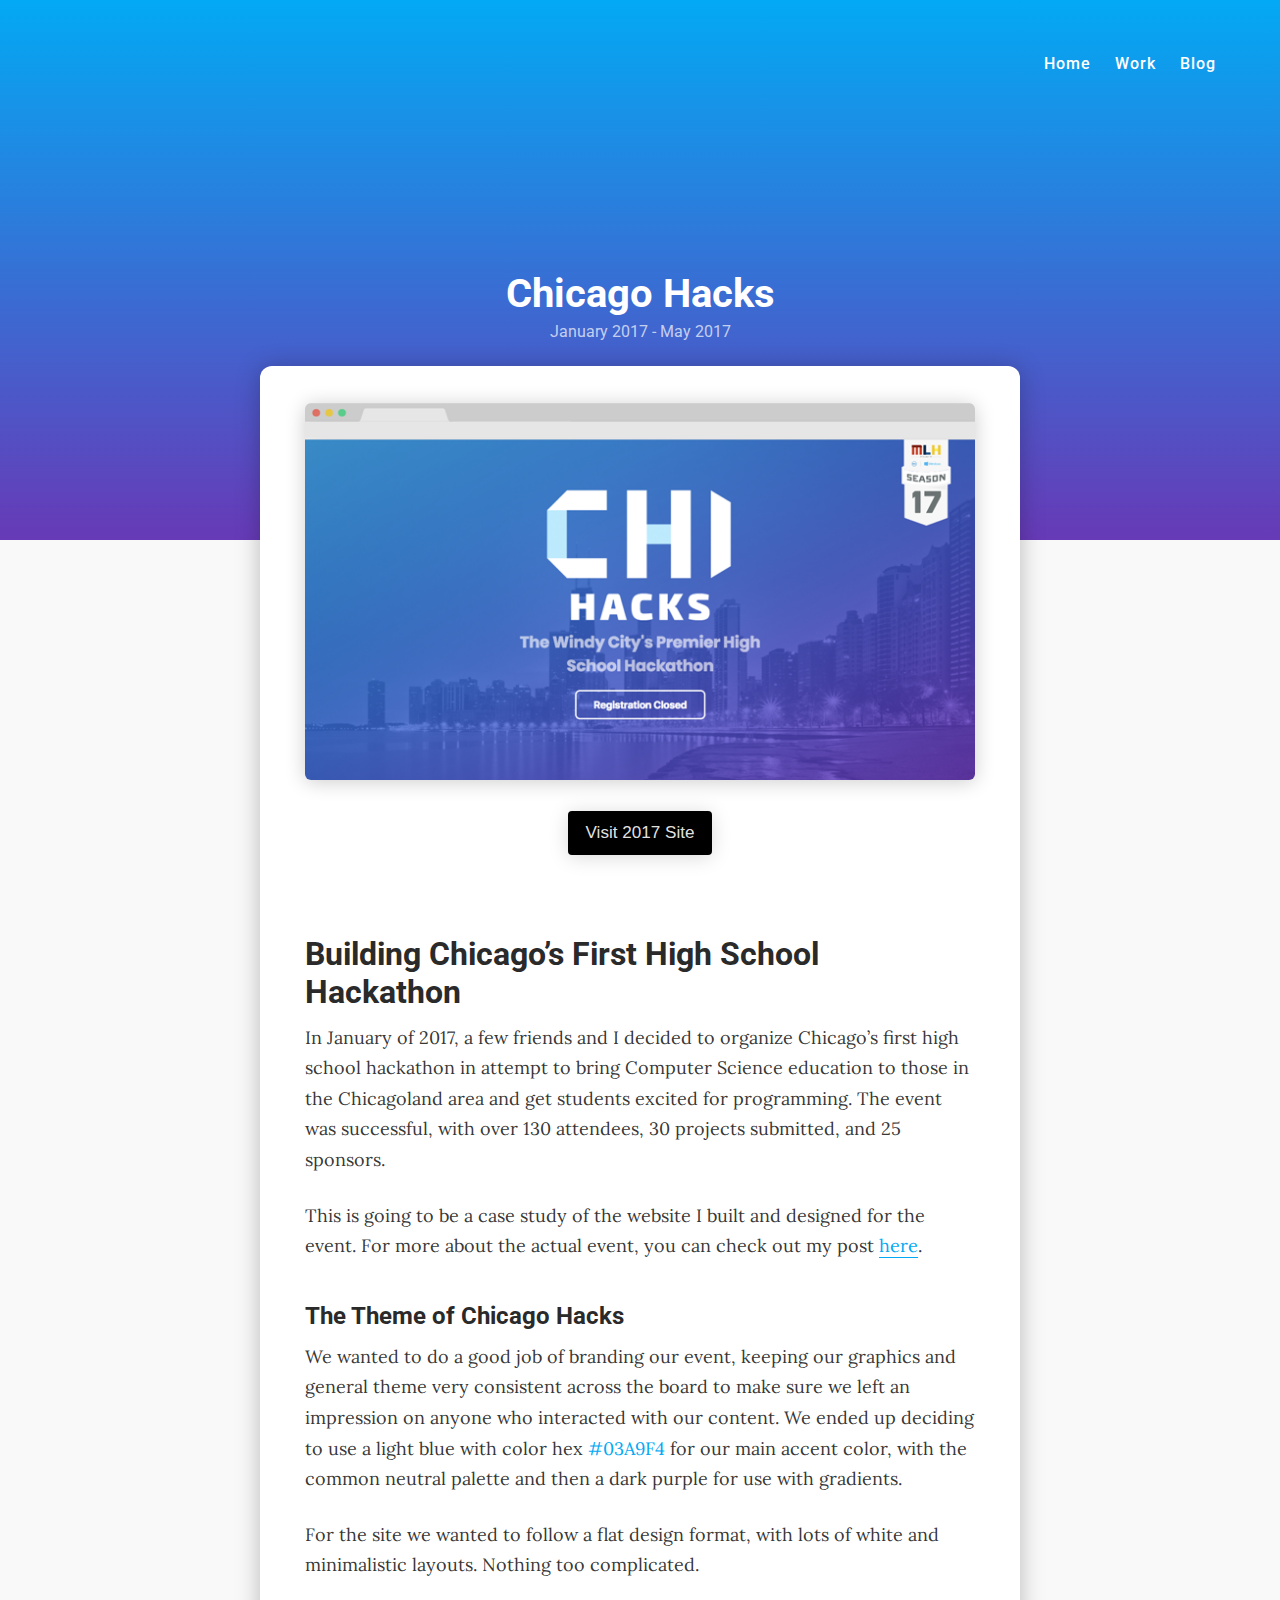
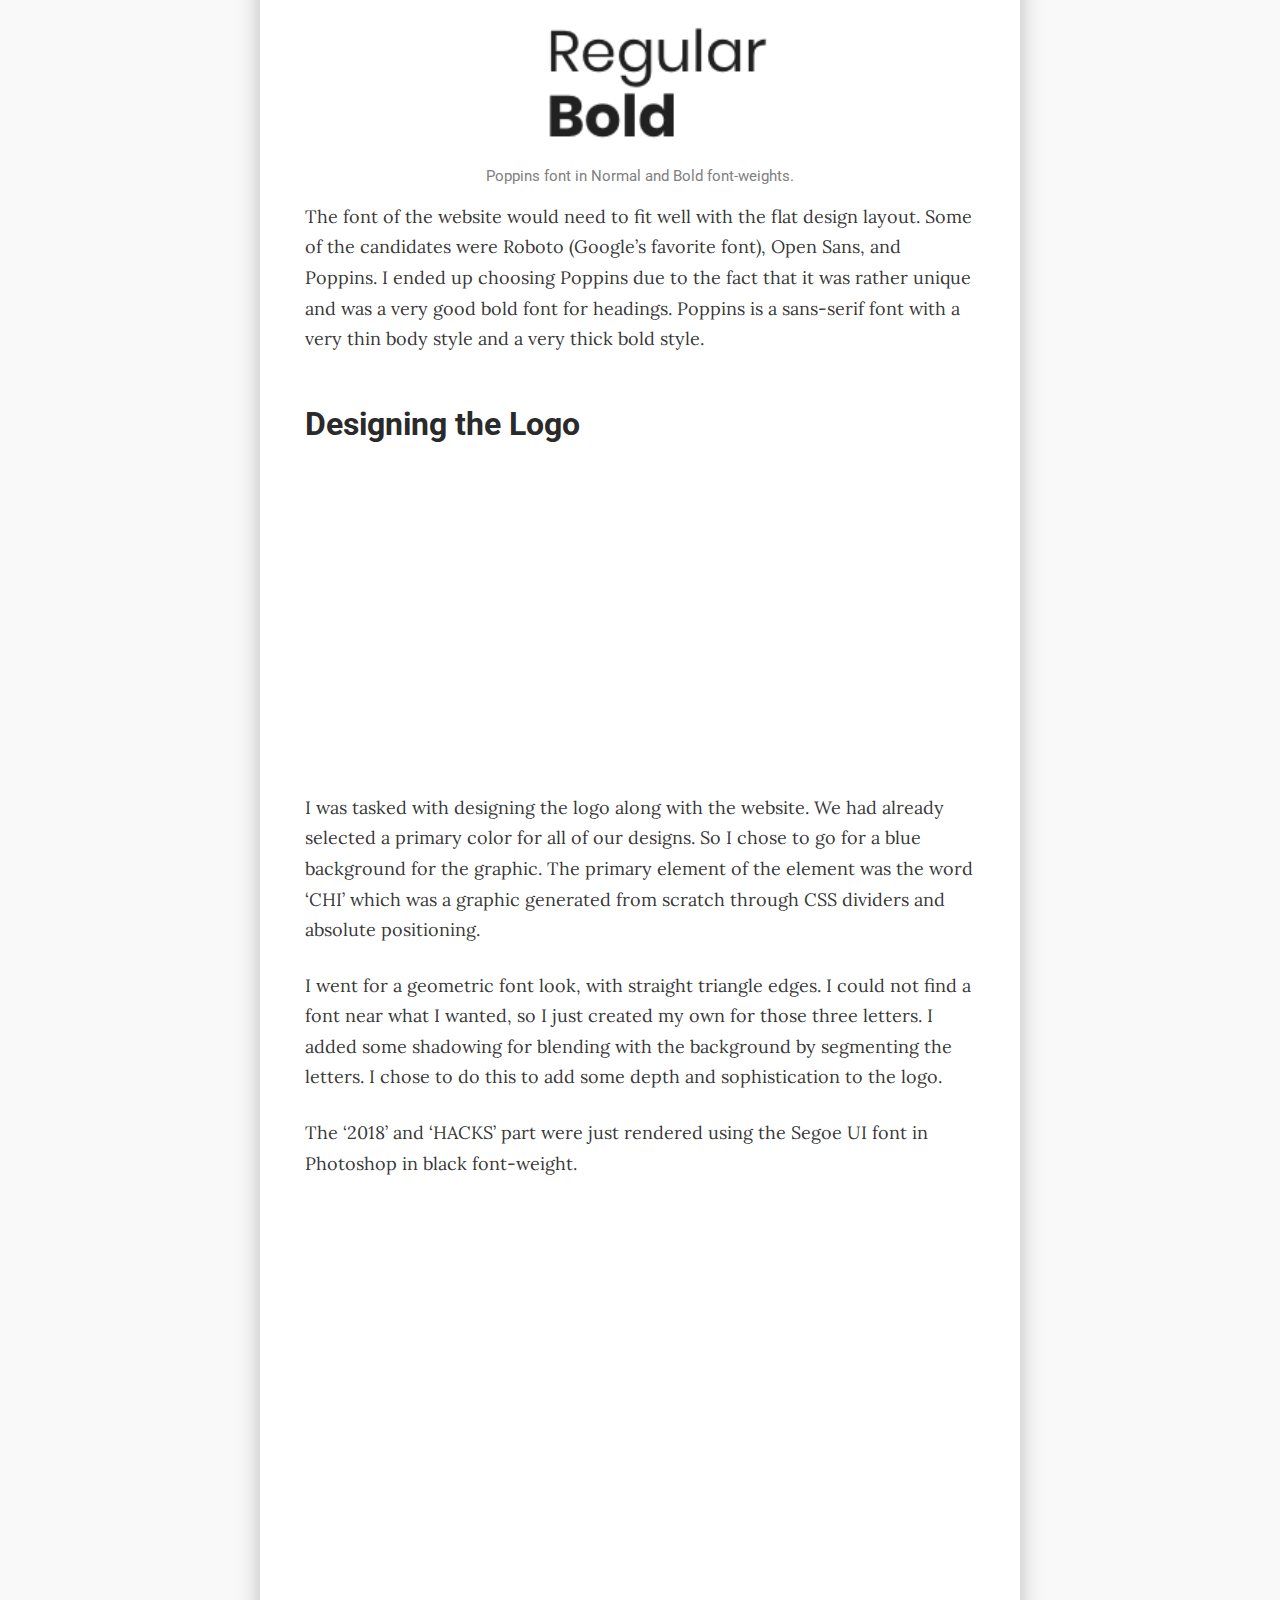
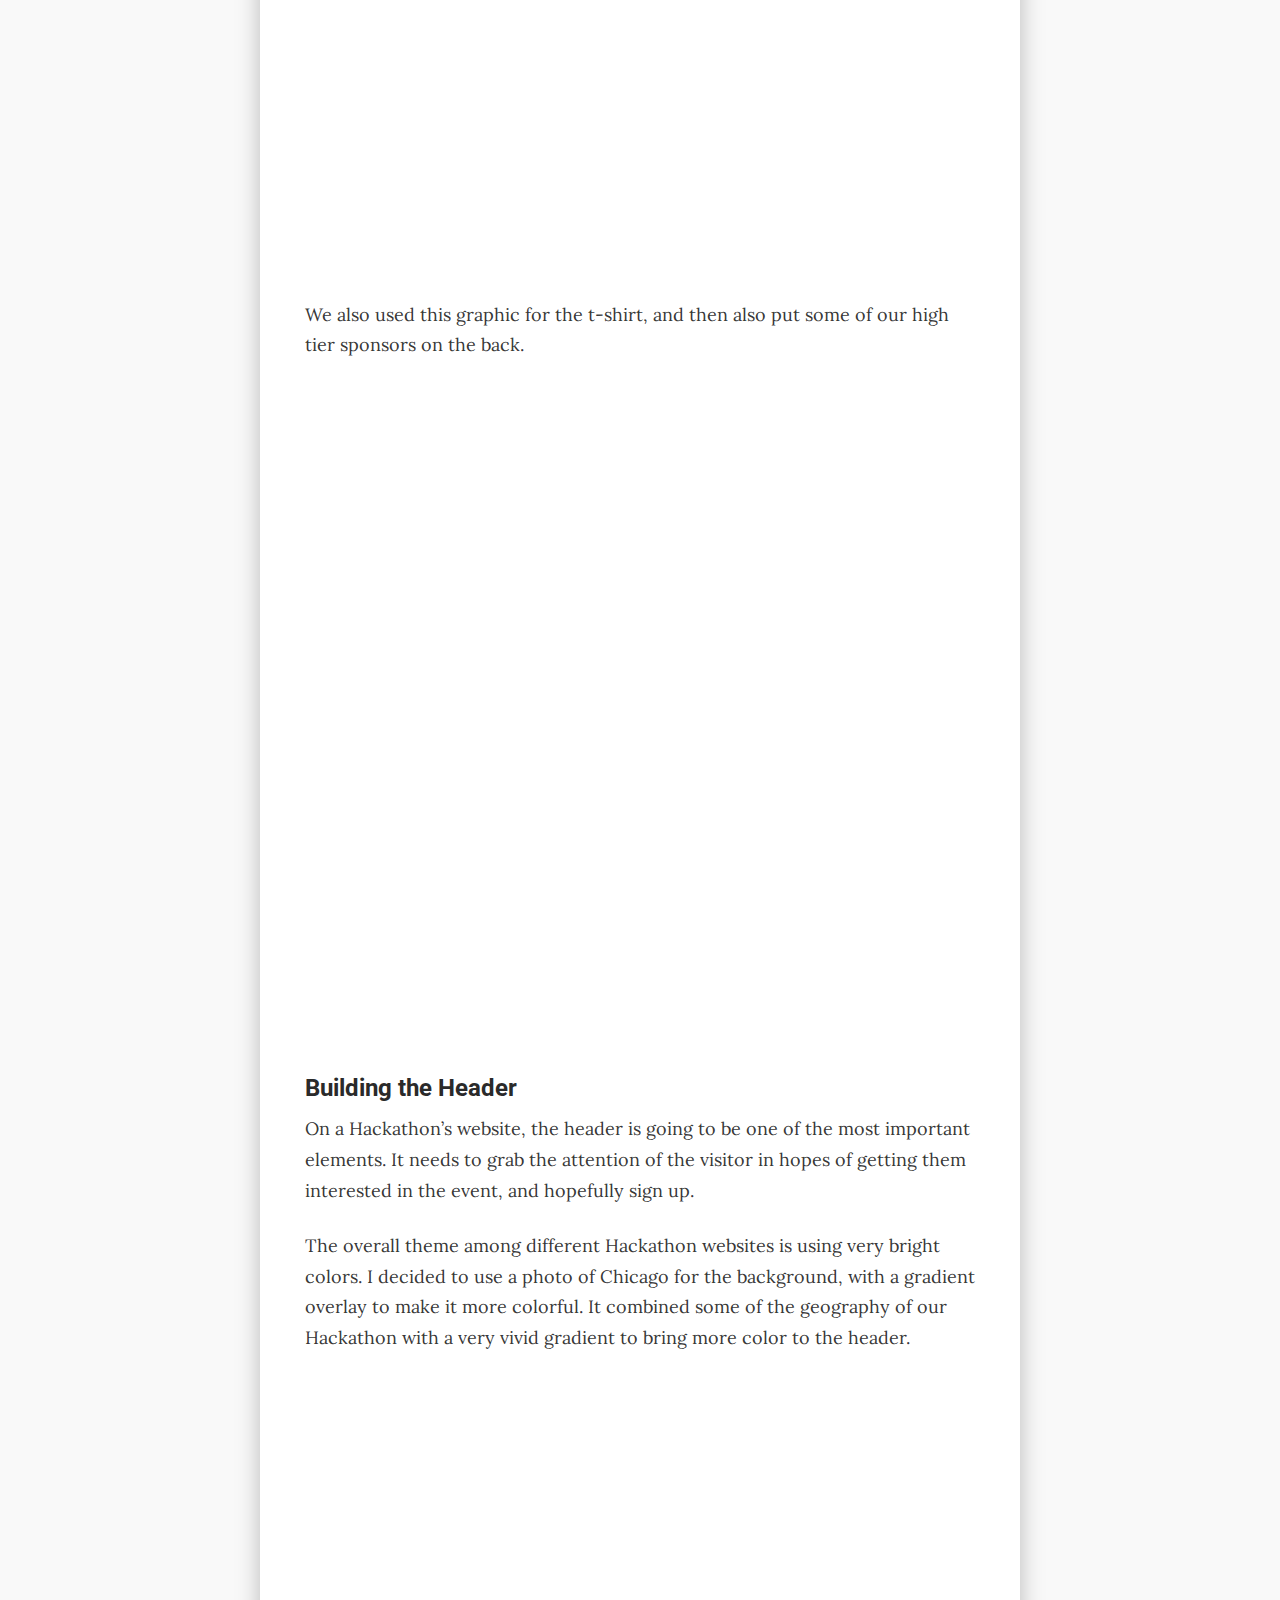
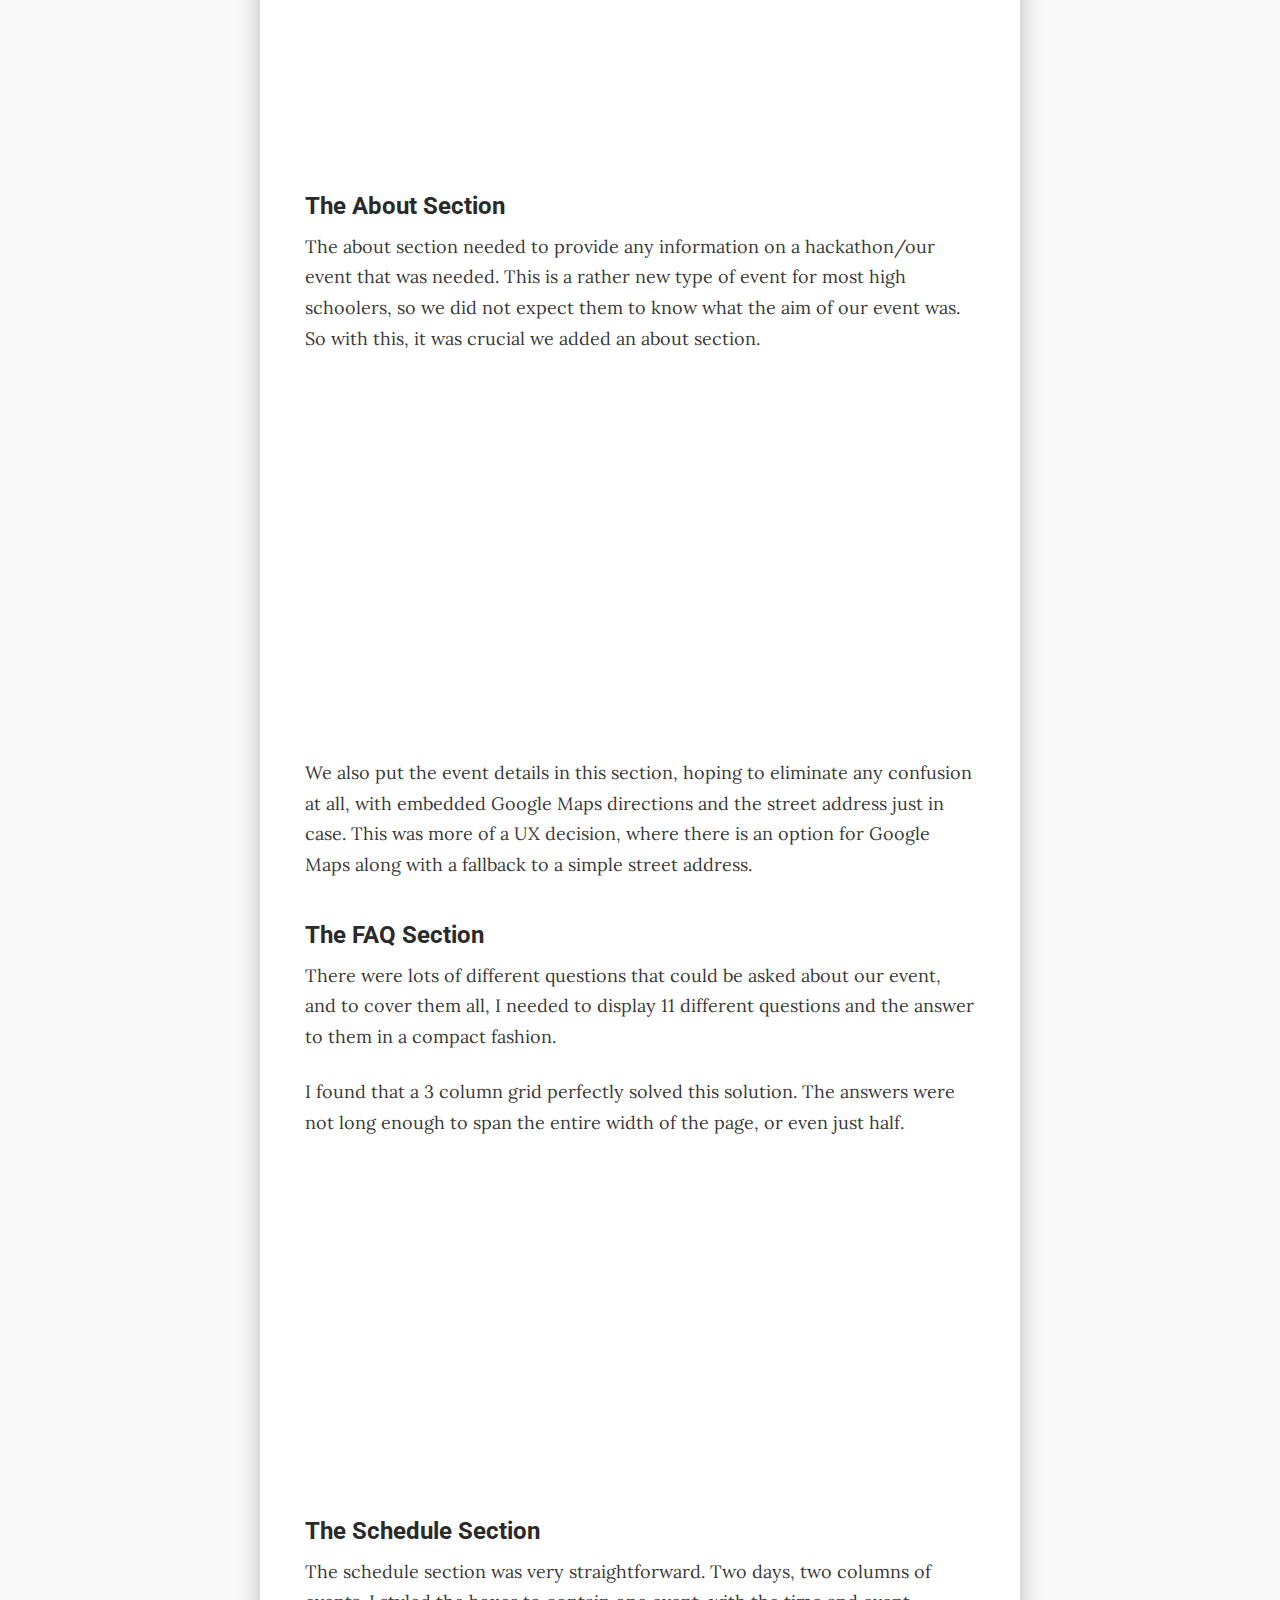
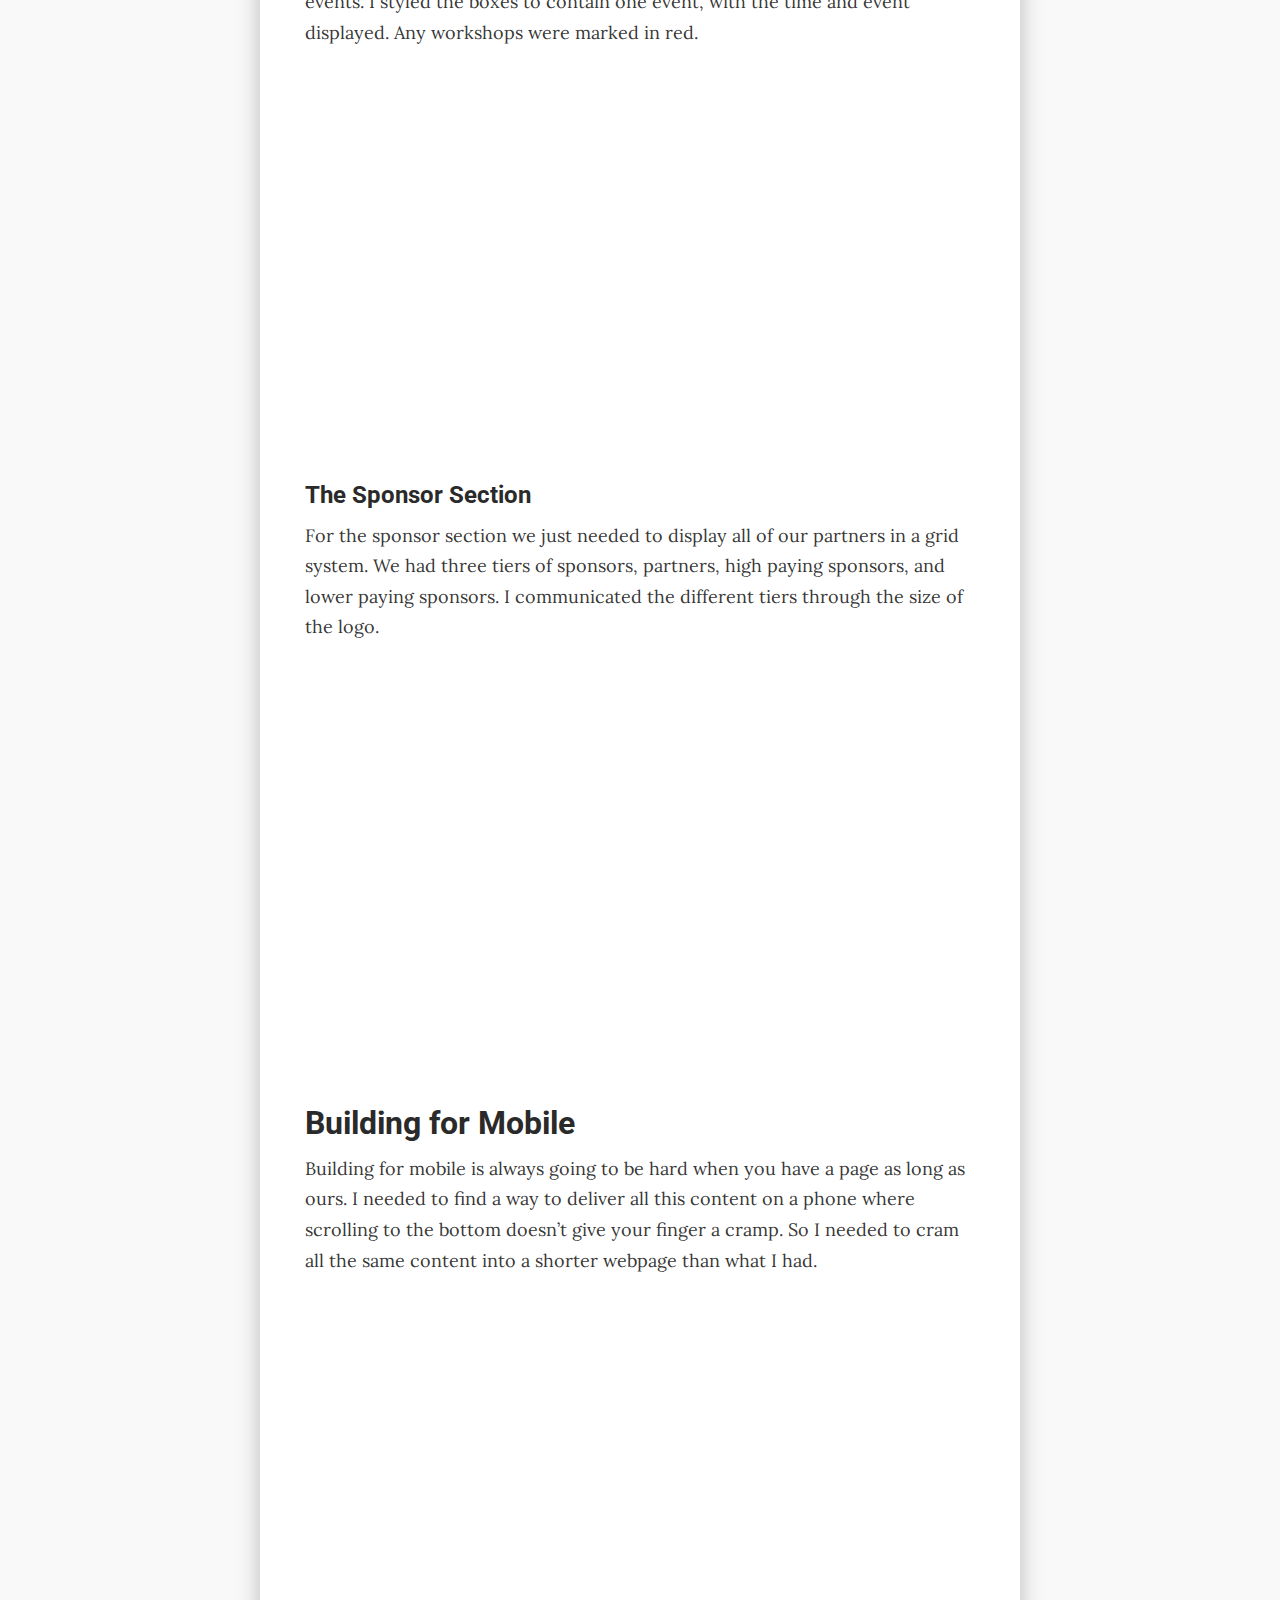
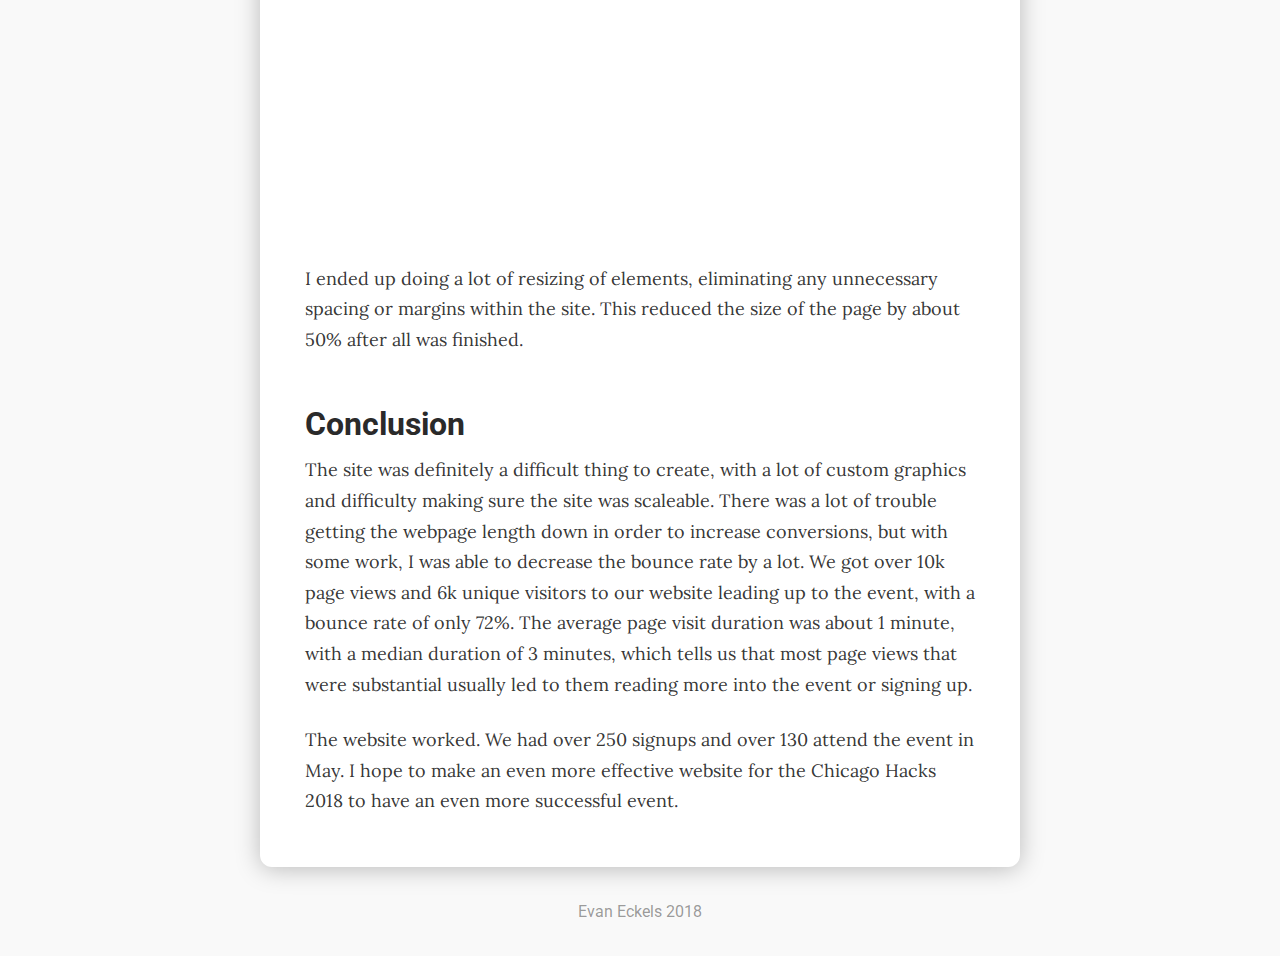
<file: work/chihacks.html>
<!DOCTYPE HTML>
<html lang="en">
  <head>
    <meta charset="UTF-8">
    <link rel="stylesheet" href="../css/style.css" />
    <link rel="stylesheet" href="../css/index.css" />
    <link rel="stylesheet" href="../css/work-post.css" />
    <link rel="stylesheet" href="../aos/aos.css" />
  	<meta name="description" content="" />
    <meta name="keywords" content="" />
    <meta name="viewport" content="width=device-width, initial-scale=1.0, maximum-scale=1.0, user-scalable=yes">
    <link href="https://fonts.googleapis.com/css?family=Roboto:400,500,700" rel="stylesheet">
    <link href="https://fonts.googleapis.com/css?family=Lora" rel="stylesheet">
    <script src="https://ajax.googleapis.com/ajax/libs/jquery/3.2.1/jquery.min.js"></script>
    <script async src="https://www.googletagmanager.com/gtag/js?id=UA-110019881-1"></script>
    <script>
      window.dataLayer = window.dataLayer || [];
      function gtag(){dataLayer.push(arguments);}
      gtag('js', new Date());

      gtag('config', 'UA-110019881-1');
    </script>
    <title>Case Study: Chicago Hacks</title>
  </head>

<body>

<style>
  header {
    background: linear-gradient(to top, #673AB7 0%, #03A9F4 100%);
  }
  .blog-wrapper-wrap h1 {
    color: white;
  }
  .timeframe {
    color: rgba(255, 255, 255, 0.7);
  }
  nav a, nav span {
    color: white;
  }
  nav a::before {
    background-color: white;
  }
  .content-area a {
    color: #03A9F4;
    border-bottom: solid #03A9F4 1px;
  }
  .content-area a:hover {
    color: #6fd1fd;
    border-bottom: solid #6fd1fd 1px;
  }
  .content-area blockquote {
    border-left: solid #03A9F4 2px;
  }
</style>

  <header id="header">

    <nav>
      <ul>
        <li><a href="../index.html" id="fix">Home</a><span>&#8226;</span></li>
        <li><a href="../work.html">Work</a><span>&#8226;</span></li>
        <li><a href="../blog.html">Blog</a></li>
      </ul>
    </nav>

  </header>

    <div class="blog-wrapper-wrap">
      <h1>Chicago Hacks</h1>
        <p class="timeframe">January 2017 - May 2017</p>
    <div class="blog-wrap" data-aos="fade-up" data-aos-easing="ease-out-quart" data-aos-delay="50" data-aos-duration="400">

    <div class="content-area">
      <img src="img/chihacksheader.png" alt="Picture of Chicago Hacks Site" style="border-radius: 6px; box-shadow: 0px 2px 20px rgba(0, 0, 0, 0.2); width: 100%; margin-left: 0; margin-right: 0;" data-aos="fade-up" data-aos-easing="ease-out-quart" data-aos-delay="400" data-aos-duration="600">
      <div style="text-align: center;"><a href="http://chicagohacks.tech/2017/" target="_blank"><button>Visit 2017 Site</button></a></div>
      <h3>Building Chicago’s First High School Hackathon</h3>
      <p>In January of 2017, a few friends and I decided to organize Chicago’s first high school hackathon in attempt to bring Computer Science education to those in the Chicagoland area and get students excited for programming. The event was successful, with over 130 attendees, 30 projects submitted, and 25 sponsors.</p>
      <p>This is going to be a case study of the website I built and designed for the event. For more about the actual event, you can check out my post <a href="">here</a>.</p>
      <h5>The Theme of Chicago Hacks</h5>
      <p>We wanted to do a good job of branding our event, keeping our graphics and general theme very consistent across the board to make sure we left an impression on anyone who interacted with our content. We ended up deciding to use a light blue with color hex <span style="color: #03A9F4;">#03A9F4</span> for our main accent color, with the common neutral palette and then a dark purple for use with gradients.</p>
      <p>For the site we wanted to follow a flat design format, with lots of white and minimalistic layouts. Nothing too complicated.</p>
      <img src="img/chihacksfont.png" alt="Poppins Font">
      <p class="caption">Poppins font in Normal and Bold font-weights.</p>
      <p>The font of the website would need to fit well with the flat design layout. Some of the candidates were Roboto (Google’s favorite font), Open Sans, and Poppins. I ended up choosing Poppins due to the fact that it was rather unique and was a very good bold font for headings. Poppins is a sans-serif font with a very thin body style and a very thick bold style.</p>
      <h3>Designing the Logo</h3>
      <div style="text-align: center;">
      <img src="img/chihackslogo.png" alt="Chicago Hacks Logo" data-aos="fade-up" data-aos-easing="ease-out-quart" data-aos-delay="250" data-aos-duration="500" style="border-radius: 15px; max-width: 300px;">
      </div>
      <p>I was tasked with designing the logo along with the website. We had already selected a primary color for all of our designs. So I chose to go for a blue background for the graphic. The primary element of the element was the word ‘CHI’ which was a graphic generated from scratch through CSS dividers and absolute positioning.</p>
      <p>I went for a geometric font look, with straight triangle edges. I could not find a font near what I wanted, so I just created my own for those three letters. I added some shadowing for blending with the background by segmenting the letters. I chose to do this to add some depth and sophistication to the logo.</p>
      <p>The ‘2018’ and ‘HACKS’ part were just rendered using the Segoe UI font in Photoshop in black font-weight.</p>
      <img src="img/chihacksshirt1.png" alt="Chicago Hacks Shirt Front" data-aos="fade-up" data-aos-easing="ease-out-quart" data-aos-delay="250" data-aos-duration="500">
      <p>We also used this graphic for the t-shirt, and then also put some of our high tier sponsors on the back.</p>
      <img src="img/chihacksshirt2.png" alt="Chicago Hacks Shirt Back" data-aos="fade-up" data-aos-easing="ease-out-quart" data-aos-delay="250" data-aos-duration="500">
      <h5>Building the Header</h5>
      <p>On a Hackathon’s website, the header is going to be one of the most important elements. It needs to grab the attention of the visitor in hopes of getting them interested in the event, and hopefully sign up.</p>
      <p>The overall theme among different Hackathon websites is using very bright colors. I decided to use a photo of Chicago for the background, with a gradient overlay to make it more colorful. It combined some of the geography of our Hackathon with a very vivid gradient to bring more color to the header.</p>
      <div class="left" data-aos="fade-up" data-aos-easing="ease-out-quart" data-aos-delay="250" data-aos-duration="700">
        <img src="img/chihacksparallax.png" alt="Parallax View">
        <p>I also added a parallax scrolling effect to the homepage. It is a subtle but noticeable effect that just adds sophistication to the page without sacrificing any performance.</p>
      </div>
      <h5>The About Section</h5>
      <p>The about section needed to provide any information on a hackathon/our event that was needed. This is a rather new type of event for most high schoolers, so we did not expect them to know what the aim of our event was. So with this, it was crucial we added an about section.</p>
      <img src="img/chihacksabout.png" alt="About Section of site" data-aos="fade-up" data-aos-easing="ease-out-quart" data-aos-delay="250" data-aos-duration="500" style="border-radius: 6px; box-shadow: 0px 2px 20px rgba(0, 0, 0, 0.2);">
      <p>We also put the event details in this section, hoping to eliminate any confusion at all, with embedded Google Maps directions and the street address just in case. This was more of a UX decision, where there is an option for Google Maps along with a fallback to a simple street address.</p>
      <h5>The FAQ Section</h5>
      <p>There were lots of different questions that could be asked about our event, and to cover them all, I needed to display 11 different questions and the answer to them in a compact fashion.</p>
      <p>I found that a 3 column grid perfectly solved this solution. The answers were not long enough to span the entire width of the page, or even just half.</p>
      <div class="right" data-aos="fade-up" data-aos-easing="ease-out-quart" data-aos-delay="250" data-aos-duration="700">
        <p>The design consisted of a card system that simply just displayed the different questions. They were white and had a very subtle box-shadow to get the cards to stand out from the background.</p>
        <img src="img/chihacksfaq.png" alt="Picture of faq section of page">
      </div>
      <h5>The Schedule Section</h5>
      <p>The schedule section was very straightforward. Two days, two columns of events. I styled the boxes to contain one event, with the time and event displayed. Any workshops were marked in red.</p>
      <img src="img/chihackssched.png" alt="Schedule Section of site" data-aos="fade-up" data-aos-easing="ease-out-quart" data-aos-delay="250" data-aos-duration="500" style="border-radius: 6px; box-shadow: 0px 2px 20px rgba(0, 0, 0, 0.2);">
      <h5>The Sponsor Section</h5>
      <p>For the sponsor section we just needed to display all of our partners in a grid system. We had three tiers of sponsors, partners, high paying sponsors, and lower paying sponsors. I communicated the different tiers through the size of the logo.</p>
      <div class="left" data-aos="fade-up" data-aos-easing="ease-out-quart" data-aos-delay="250" data-aos-duration="700">
        <img src="img/chihackssponsors.png" alt="Sponsor page">
        <p>I needed to use some advanced CSS styling to keep all the logos the same width and centered properly considering the different sized logos. Some were wide, some were tall, and I had to constrain them to keep the integrity of the grid.</p>
      </div>
      <h3>Building for Mobile</h3>
      <p>Building for mobile is always going to be hard when you have a page as long as ours. I needed to find a way to deliver all this content on a phone where scrolling to the bottom doesn’t give your finger a cramp. So I needed to cram all the same content into a shorter webpage than what I had.</p>
      <div style="text-align: center">
      <img src="img/chihacksmockup.png" alt="Mockup of site on Phone" style="width: 250px;" data-aos="fade-up" data-aos-easing="ease-out-quart" data-aos-delay="250" data-aos-duration="500">
      </div>
      <p>I ended up doing a lot of resizing of elements, eliminating any unnecessary spacing or margins within the site. This reduced the size of the page by about 50% after all was finished.</p>
      <h3>Conclusion</h3>
      <p>The site was definitely a difficult thing to create, with a lot of custom graphics and difficulty making sure the site was scaleable. There was a lot of trouble getting the webpage length down in order to increase conversions, but with some work, I was able to decrease the bounce rate by a lot. We got over 10k page views and 6k unique visitors to our website leading up to the event, with a bounce rate of only 72%. The average page visit duration was about 1 minute, with a median duration of 3 minutes, which tells us that most page views that were substantial usually led to them reading more into the event or signing up.</p>
      <p>The website worked. We had over 250 signups and over 130 attend the event in May. I hope to make an even more effective website for the Chicago Hacks 2018 to have an even more successful event.</p>
    </div>
  </div>

  </div>

  </div>
    <p class="bottom-p">Evan Eckels 2018</p>
</div>

    <script src="../aos/aos.js"></script>
    <script>
      AOS.init({
        once: true
      });
      window.addEventListener('load', AOS.refresh);
    </script>

</body>
</html>
</file>
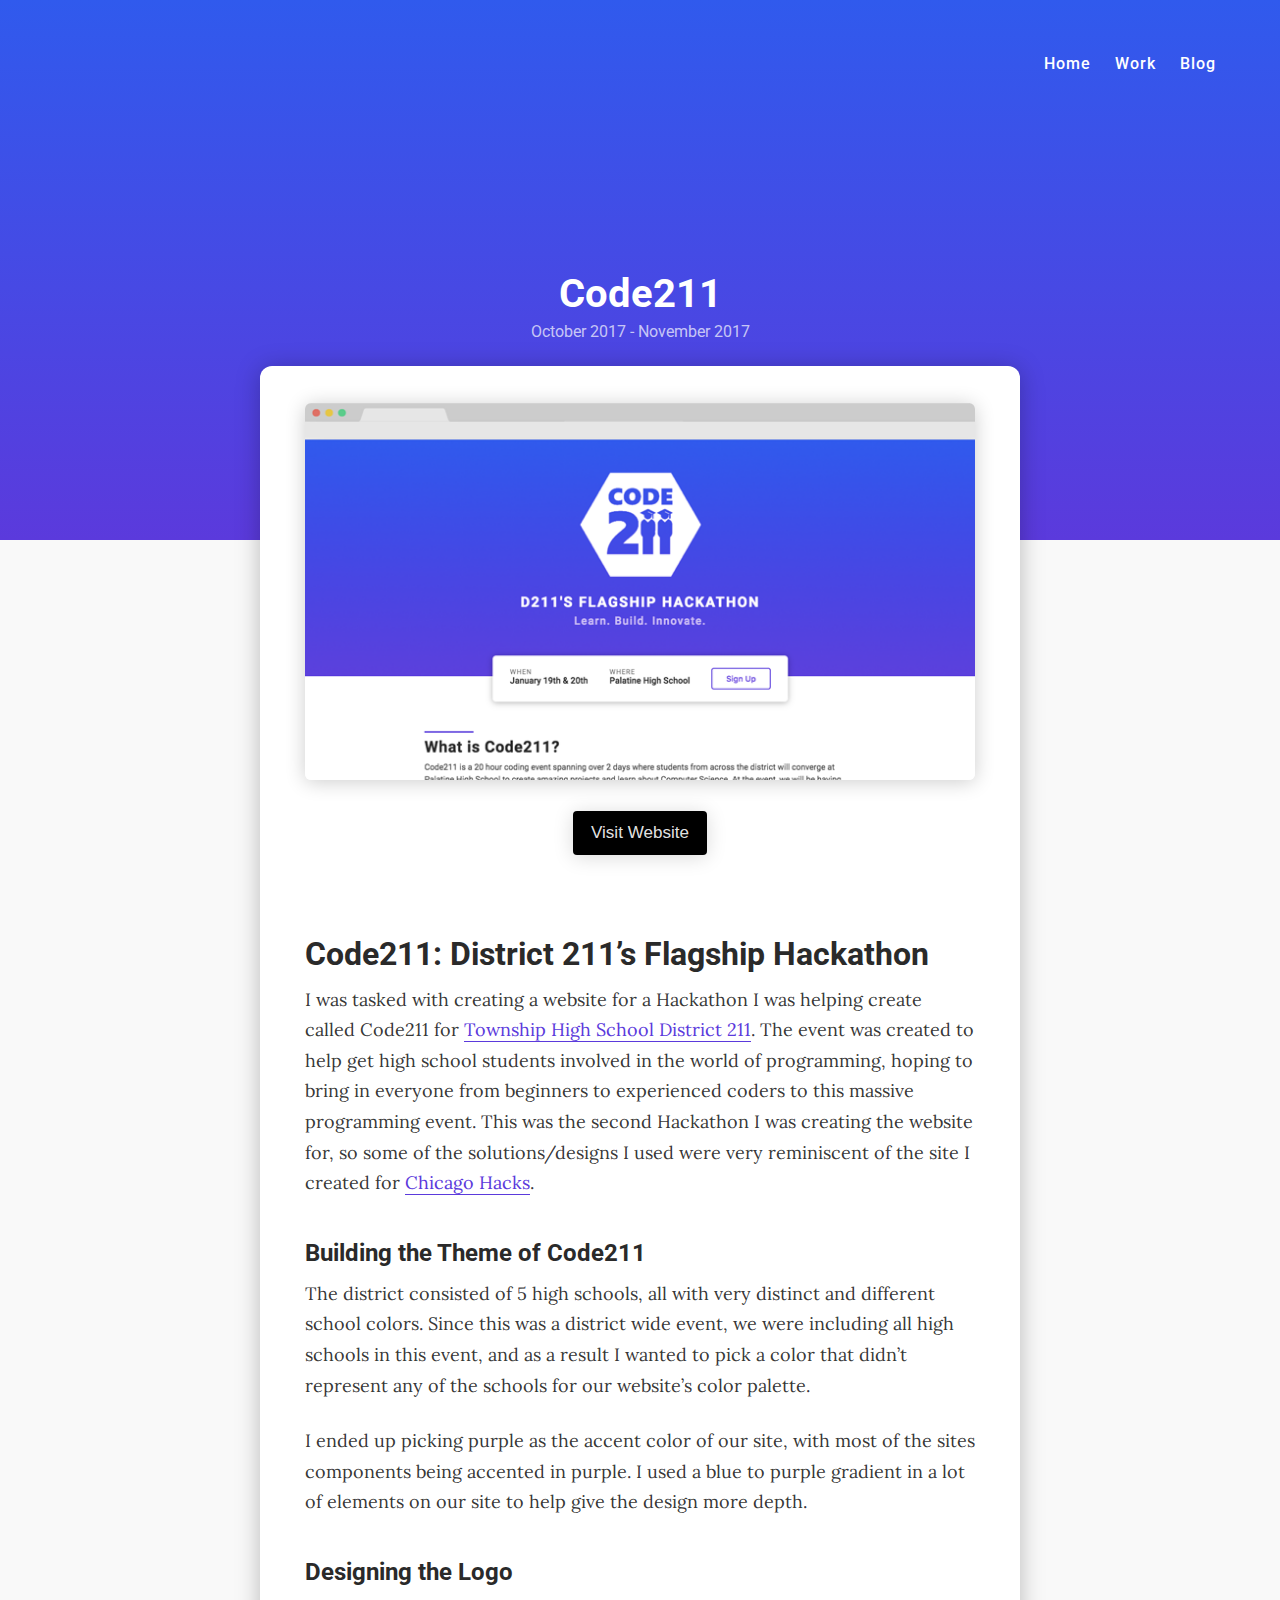
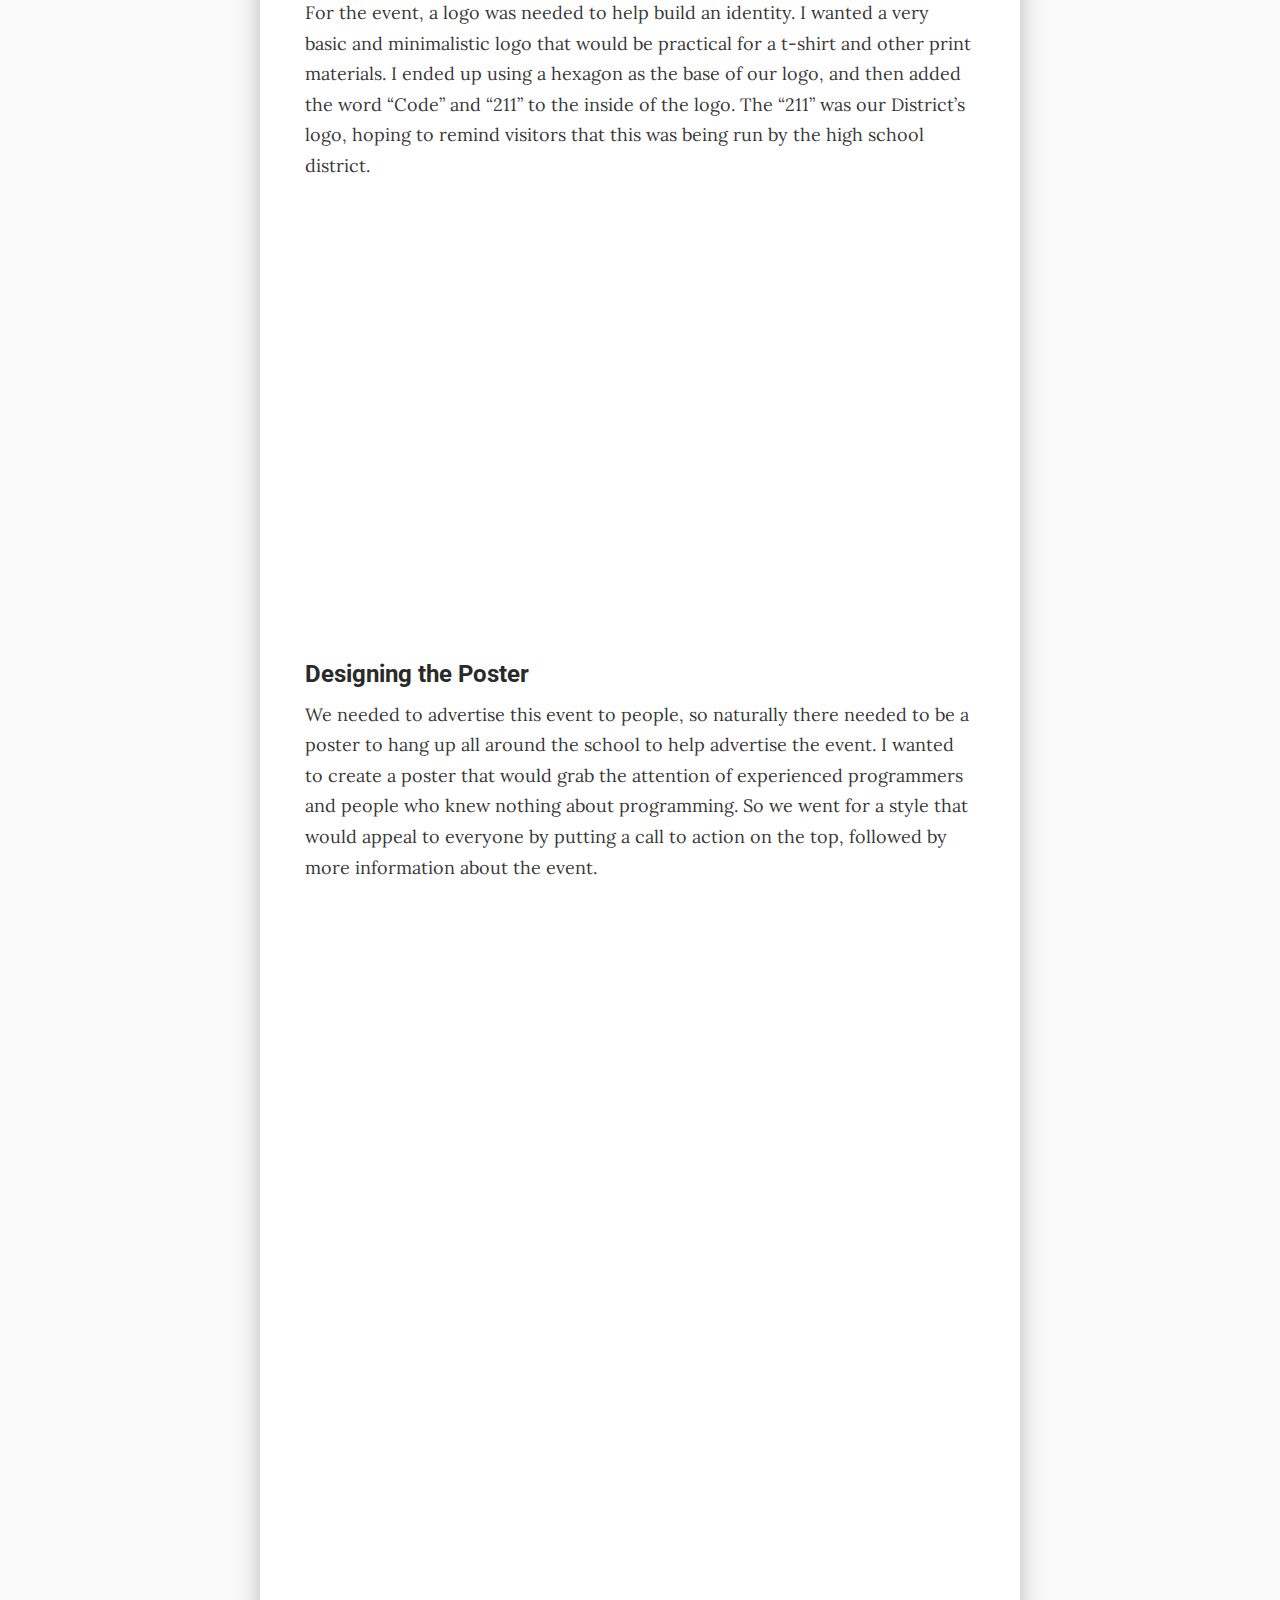
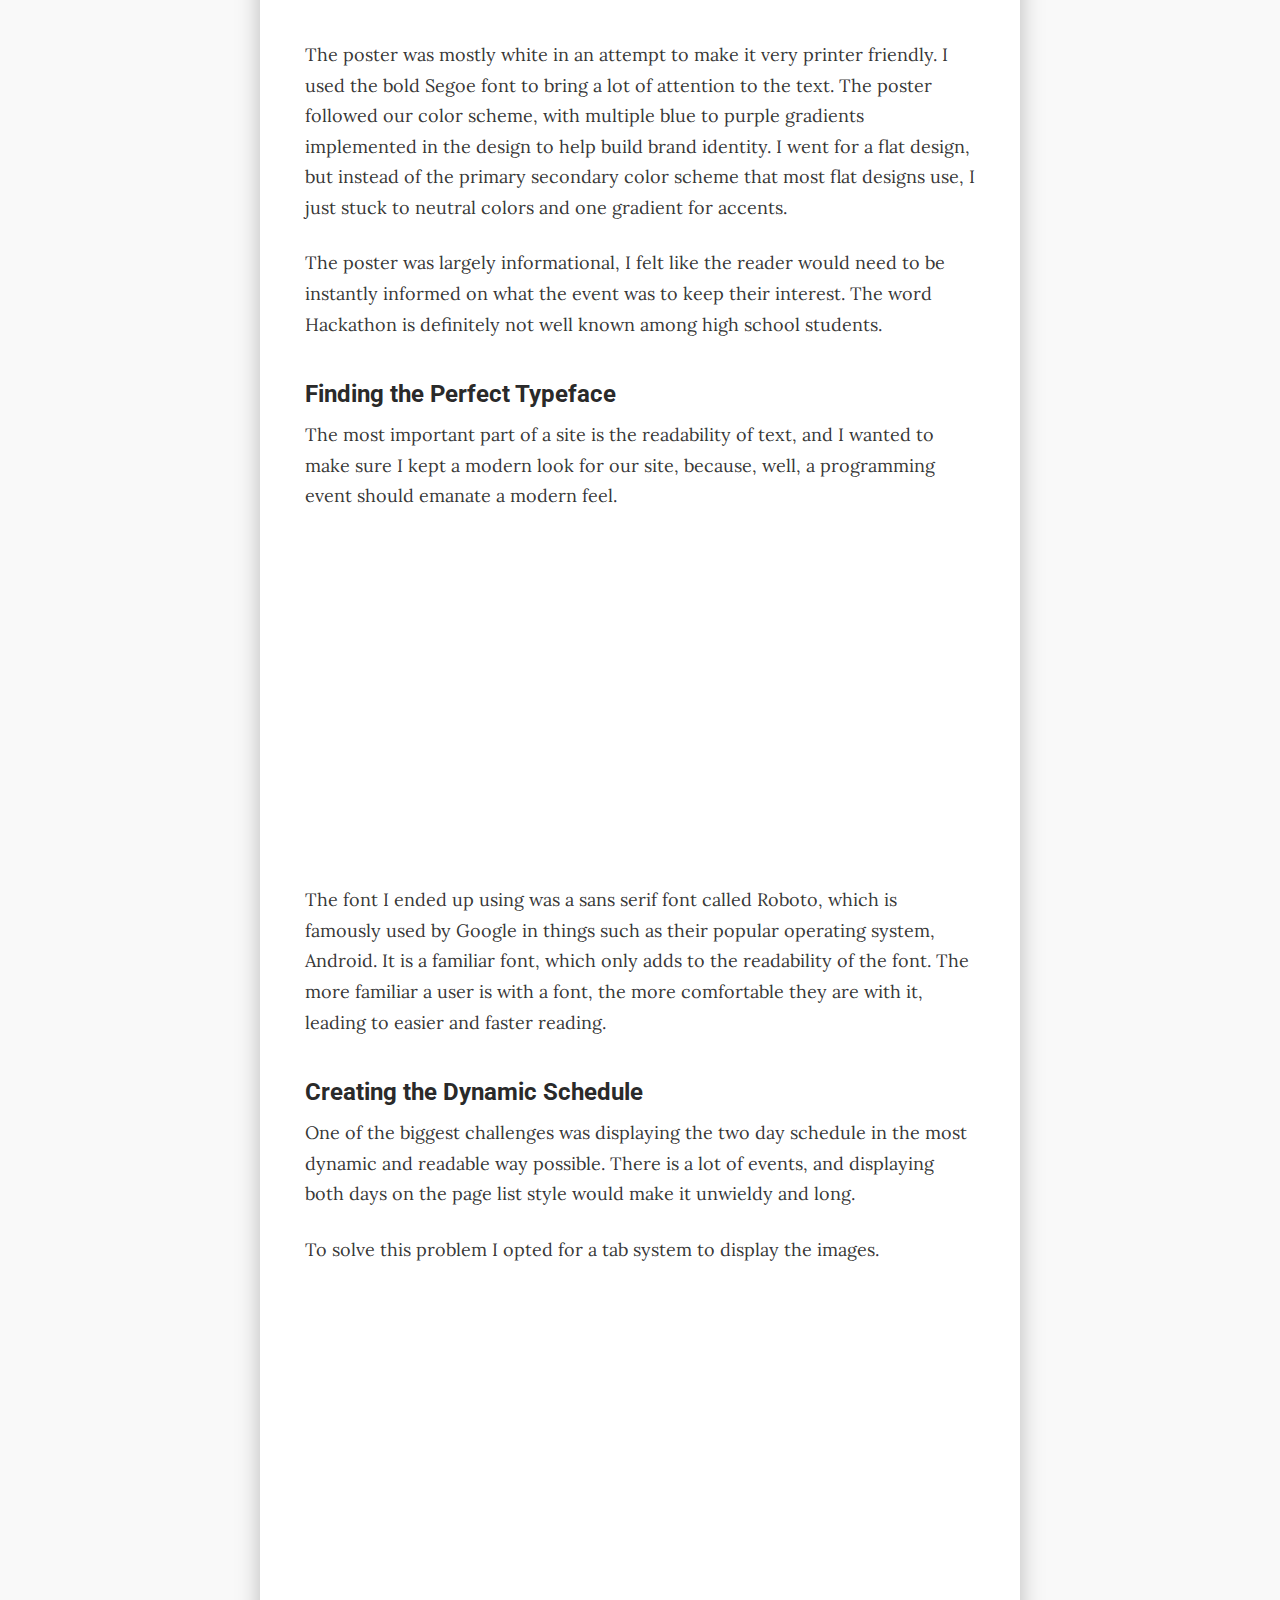
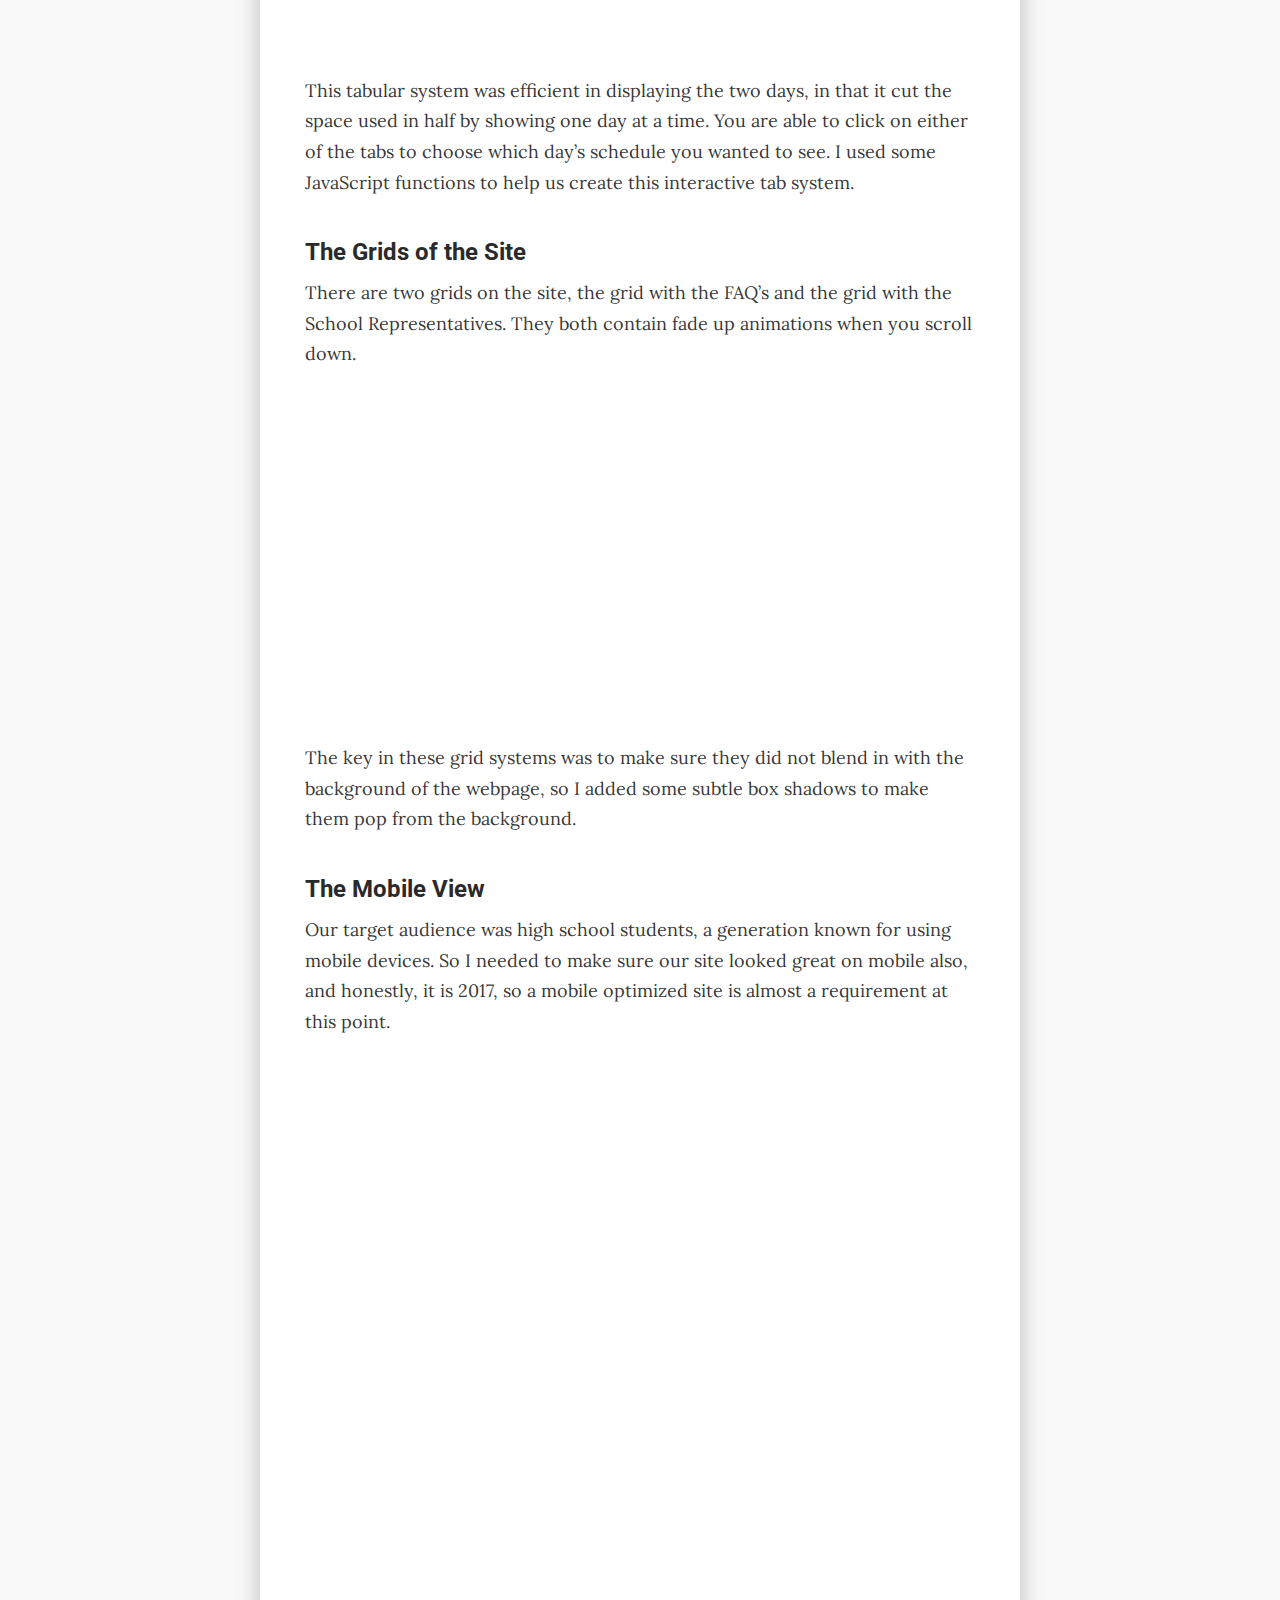
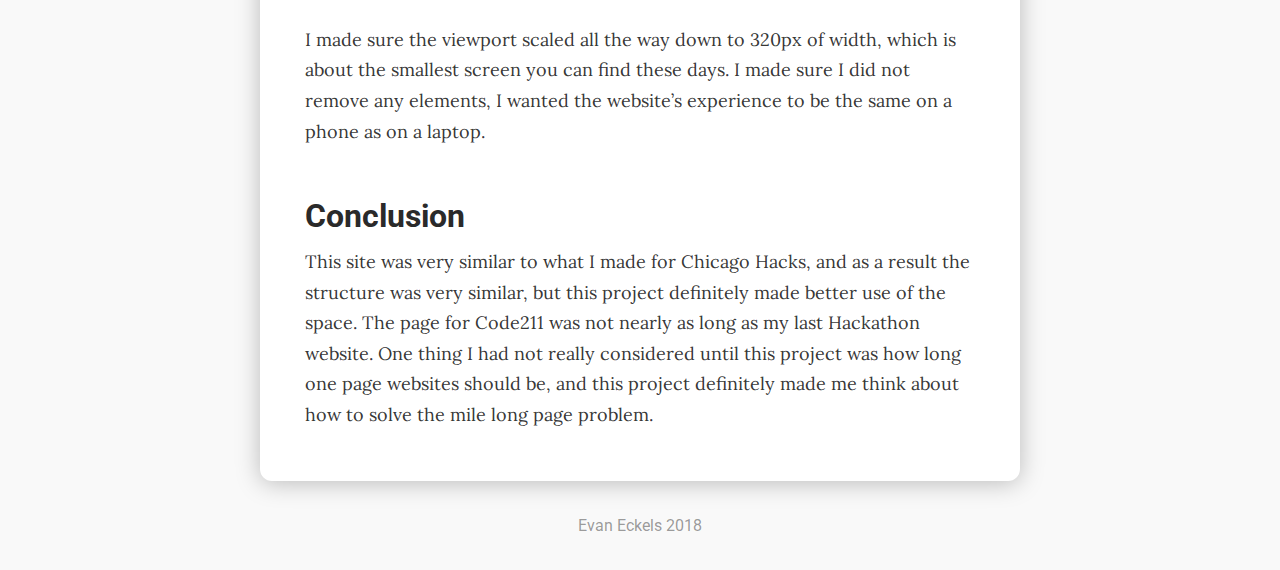
<file: work/code211.html>
<!DOCTYPE HTML>
<html lang="en">
  <head>
    <meta charset="UTF-8">
    <link rel="stylesheet" href="../css/style.css" />
    <link rel="stylesheet" href="../css/index.css" />
    <link rel="stylesheet" href="../css/work-post.css" />
    <link rel="stylesheet" href="../aos/aos.css" />
  	<meta name="description" content="" />
    <meta name="keywords" content="" />
    <meta name="viewport" content="width=device-width, initial-scale=1.0, maximum-scale=1.0, user-scalable=yes">
    <link href="https://fonts.googleapis.com/css?family=Roboto:400,500,700" rel="stylesheet">
    <link href="https://fonts.googleapis.com/css?family=Lora" rel="stylesheet">
    <script src="https://ajax.googleapis.com/ajax/libs/jquery/3.2.1/jquery.min.js"></script>
    <script async src="https://www.googletagmanager.com/gtag/js?id=UA-110019881-1"></script>
    <script>
      window.dataLayer = window.dataLayer || [];
      function gtag(){dataLayer.push(arguments);}
      gtag('js', new Date());

      gtag('config', 'UA-110019881-1');
    </script>
    <title>Case Study: Code211</title>
  </head>

<body>

<style>
  header {
    background: linear-gradient(to top, #5B3ADC 0%, #305AED 100%);
  }
  .blog-wrapper-wrap h1 {
    color: white;
  }
  .timeframe {
    color: rgba(255, 255, 255, 0.7);
  }
  nav a, nav span {
    color: white;
  }
  nav a::before {
    background-color: white;
  }
  .content-area a {
    color: #5B3ADC;
    border-bottom: solid #5B3ADC 1px;
  }
  .content-area a:hover {
    color: #856ce5;
    border-bottom: solid #856ce5 1px;
  }
  .content-area blockquote {
    border-left: solid #5B3ADC 2px;
  }
</style>

  <header id="header">

    <nav>
      <ul>
        <li><a href="../index.html" id="fix">Home</a><span>&#8226;</span></li>
        <li><a href="../work.html">Work</a><span>&#8226;</span></li>
        <li><a href="../blog.html">Blog</a></li>
      </ul>
    </nav>

  </header>

    <div class="blog-wrapper-wrap">
      <h1>Code211</h1>
        <p class="timeframe">October 2017 - November 2017</p>
    <div class="blog-wrap" data-aos="fade-up" data-aos-easing="ease-out-quart" data-aos-delay="50" data-aos-duration="400">

    <div class="content-area">
      <img src="img/code211home.png" alt="Picture of Code211 Site" style="border-radius: 6px; box-shadow: 0px 2px 20px rgba(0, 0, 0, 0.2); width: 100%; margin-left: 0; margin-right: 0;" data-aos="fade-up" data-aos-easing="ease-out-quart" data-aos-delay="400" data-aos-duration="600">
      <div style="text-align: center;"><a href="http://code211.org" target="_blank"><button>Visit Website</button></a></div>
      <h3>Code211: District 211’s Flagship Hackathon</h3>
      <p>I was tasked with creating a website for a Hackathon I was helping create called Code211 for <a href="http://adc.d211.org/" target="_blank">Township High School District 211</a>. The event was created to help get high school students involved in the world of programming, hoping to bring in everyone from beginners to experienced coders to this massive programming event. This was the second Hackathon I was creating the website for, so some of the solutions/designs I used were very reminiscent of the site I created for <a href="http://chicagohacks.tech/" target="_blank">Chicago Hacks</a>.</p>
      <h5>Building the Theme of Code211</h5>
      <p>The district consisted of 5 high schools, all with very distinct and different school colors. Since this was a district wide event, we were including all high schools in this event, and as a result I wanted to pick a color that didn’t represent any of the schools for our website’s color palette.</p>
      <p>I ended up picking purple as the accent color of our site, with most of the sites components being accented in purple. I used a blue to purple gradient in a lot of elements on our site to help give the design more depth.</p>
      <h5>Designing the Logo</h5>
      <p>For the event, a logo was needed to help build an identity. I wanted a very basic and minimalistic logo that would be practical for a t-shirt and other print materials. I ended up using a hexagon as the base of our logo, and then added the word “Code” and “211” to the inside of the logo. The “211” was our District’s logo, hoping to remind visitors that this was being run by the high school district.</p>
      <img src="img/code211logo.png" alt="Code211 Logo" data-aos="fade-up" data-aos-easing="ease-out-quart" data-aos-delay="250" data-aos-duration="500">
      <h5>Designing the Poster</h5>
      <p>We needed to advertise this event to people, so naturally there needed to be a poster to hang up all around the school to help advertise the event. I wanted to create a poster that would grab the attention of experienced programmers and people who knew nothing about programming. So we went for a style that would appeal to everyone by putting a call to action on the top, followed by more information about the event.</p>
      <div style="text-align: center">
      <img src="img/code211poster.jpg" alt="Code211 Poster Design" style="max-width: 420px; border-radius: 8px; box-shadow: 0px 2px 20px rgba(0, 0, 0, 0.25);" data-aos="fade-up" data-aos-easing="ease-out-quart" data-aos-delay="250" data-aos-duration="500">
      </div>
      <p>The poster was mostly white in an attempt to make it very printer friendly. I used the bold Segoe font to bring a lot of attention to the text. The poster followed our color scheme, with multiple blue to purple gradients implemented in the design to help build brand identity. I went for a flat design, but instead of the primary secondary color scheme that most flat designs use, I just stuck to neutral colors and one gradient for accents.</p>
      <p>The poster was largely informational, I felt like the reader would need to be instantly informed on what the event was to keep their interest. The word Hackathon is definitely not well known among high school students.</p>
      <h5>Finding the Perfect Typeface</h5>
      <p>The most important part of a site is the readability of text, and I wanted to make sure I kept a modern look for our site, because, well, a programming event should emanate a modern feel.</p>
      <div class="right" data-aos="fade-up" data-aos-easing="ease-out-quart" data-aos-delay="250" data-aos-duration="700">
        <p><i>I kept the width of text boxes to a maximum of 800px to keep the readability of the text. Lines that are too wide are hard to follow and can lead the reader to get lost.</i></p>
        <img src="img/code211second.png" alt="Picture of Homepage">
      </div>
      <p>The font I ended up using was a sans serif font called Roboto, which is famously used by Google in things such as their popular operating system, Android. It is a familiar font, which only adds to the readability of the font. The more familiar a user is with a font, the more comfortable they are with it, leading to easier and faster reading.</p>
      <h5>Creating the Dynamic Schedule</h5>
      <p>One of the biggest challenges was displaying the two day schedule in the most dynamic and readable way possible. There is a lot of events, and displaying both days on the page list style would make it unwieldy and long.</p>
      <p>To solve this problem I opted for a tab system to display the images.</p>
      <div class="left" data-aos="fade-up" data-aos-easing="ease-out-quart" data-aos-delay="250" data-aos-duration="700">
        <img src="img/code211schedule.png" alt="Schedule grid on website">
        <p>I used the blue to purple gradient in this element also, having it subtly fade from purple to blue in the background. It is the small details that make the difference :)</p>
      </div>
      <p>This tabular system was efficient in displaying the two days, in that it cut the space used in half by showing one day at a time. You are able to click on either of the tabs to choose which day’s schedule you wanted to see. I used some JavaScript functions to help us create this interactive tab system.</p>
      <h5>The Grids of the Site</h5>
      <p>There are two grids on the site, the grid with the FAQ’s and the grid with the School Representatives. They both contain fade up animations when you scroll down.</p>
      <div class="right" data-aos="fade-up" data-aos-easing="ease-out-quart" data-aos-delay="250" data-aos-duration="700">
        <p>I used the gradient on this page also, and then used box shadows and fading animations to really make these boxes pop.</p>
        <img src="img/code211reps.png" alt="School Representatives on Site">
      </div>
      <p>The key in these grid systems was to make sure they did not blend in with the background of the webpage, so I added some subtle box shadows to make them pop from the background.</p>
      <h5>The Mobile View</h5>
      <p>Our target audience was high school students, a generation known for using mobile devices. So I needed to make sure our site looked great on mobile also, and honestly, it is 2017, so a mobile optimized site is almost a requirement at this point.</p>
      <div style="text-align: center">
      <img src="img/code211phone.png" alt="Mockup of site on Phone" style="width: 250px;" data-aos="fade-up" data-aos-easing="ease-out-quart" data-aos-delay="250" data-aos-duration="500">
      </div>
      <p>I made sure the viewport scaled all the way down to 320px of width, which is about the smallest screen you can find these days. I made sure I did not remove any elements, I wanted the website’s experience to be the same on a phone as on a laptop.</p>
      <h3>Conclusion</h3>
      <p>This site was very similar to what I made for Chicago Hacks, and as a result the structure was very similar, but this project definitely made better use of the space. The page for Code211 was not nearly as long as my last Hackathon website. One thing I had not really considered until this project was how long one page websites should be, and this project definitely made me think about how to solve the mile long page problem.</p>
    </div>
  </div>

  </div>

  </div>
    <p class="bottom-p">Evan Eckels 2018</p>
</div>

    <script src="../aos/aos.js"></script>
    <script>
      AOS.init({
        once: true
      });
      window.addEventListener('load', AOS.refresh);
    </script>

</body>
</html>
</file>
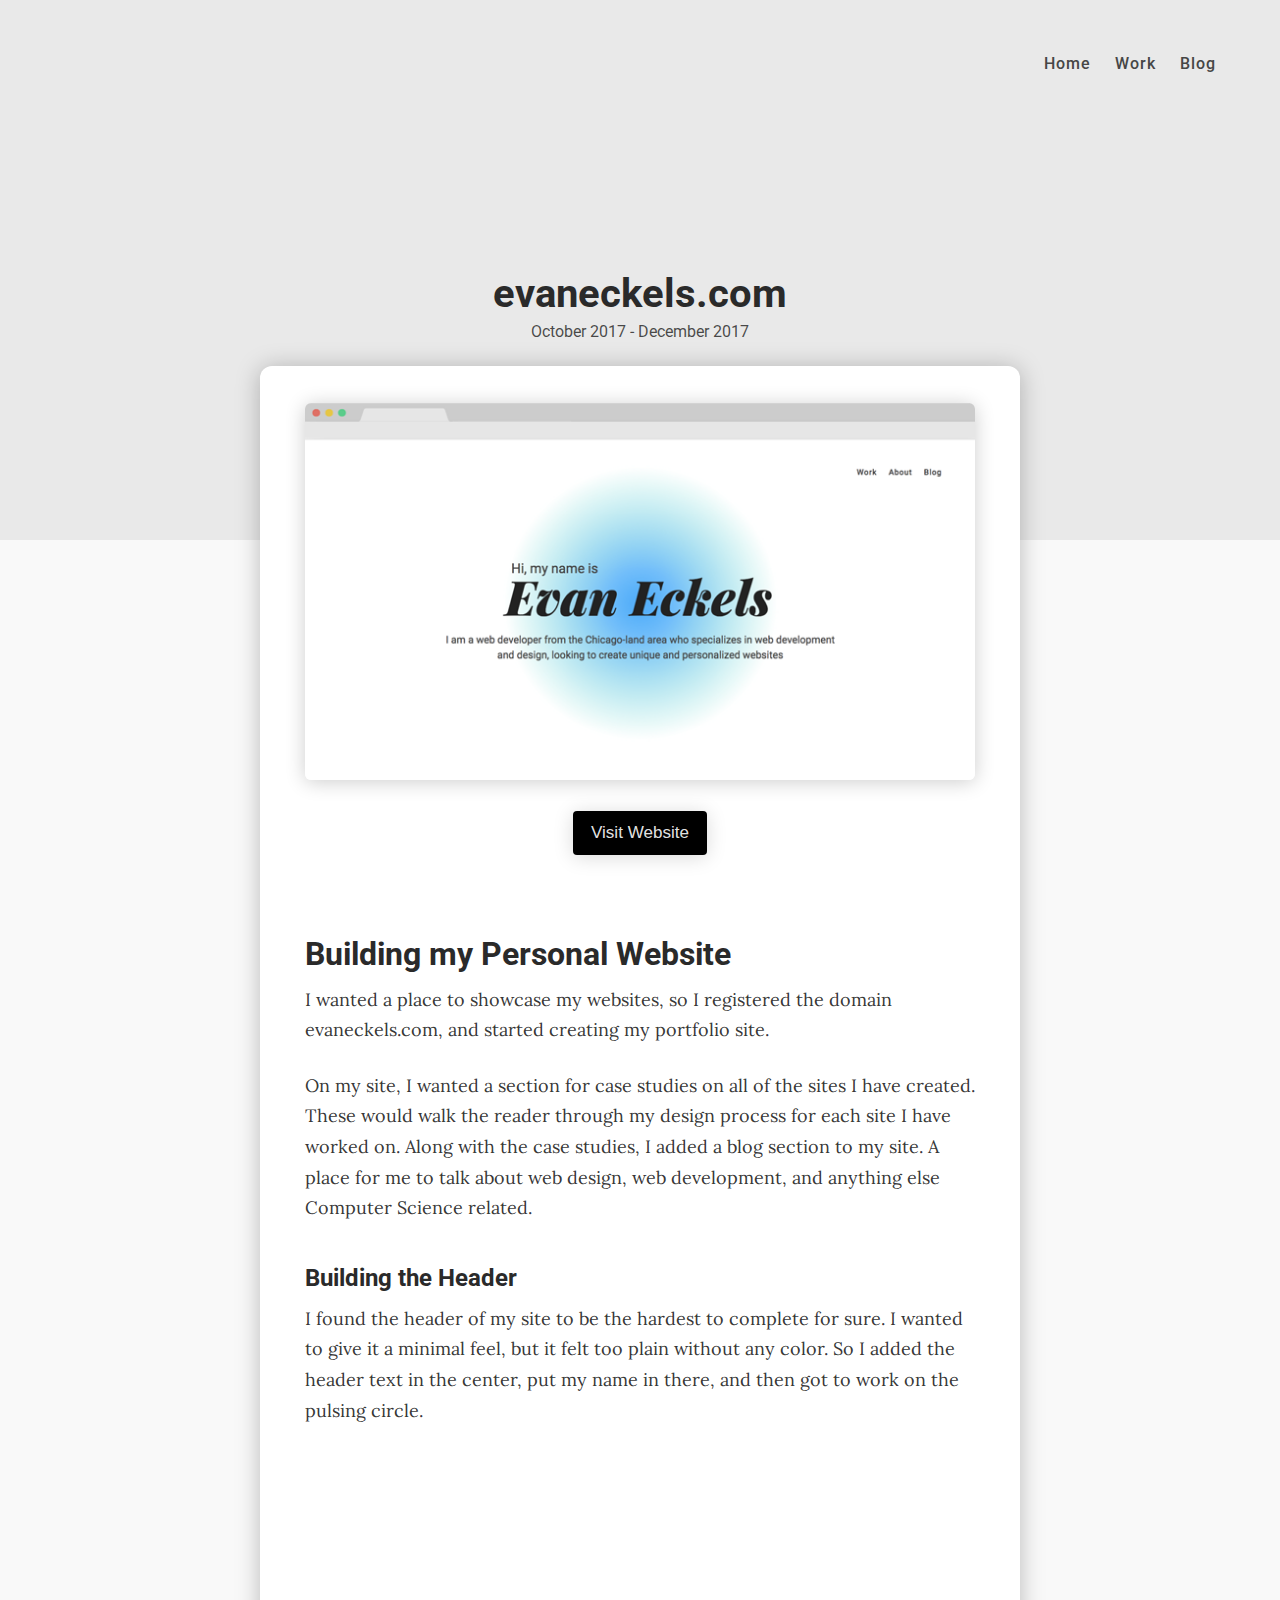
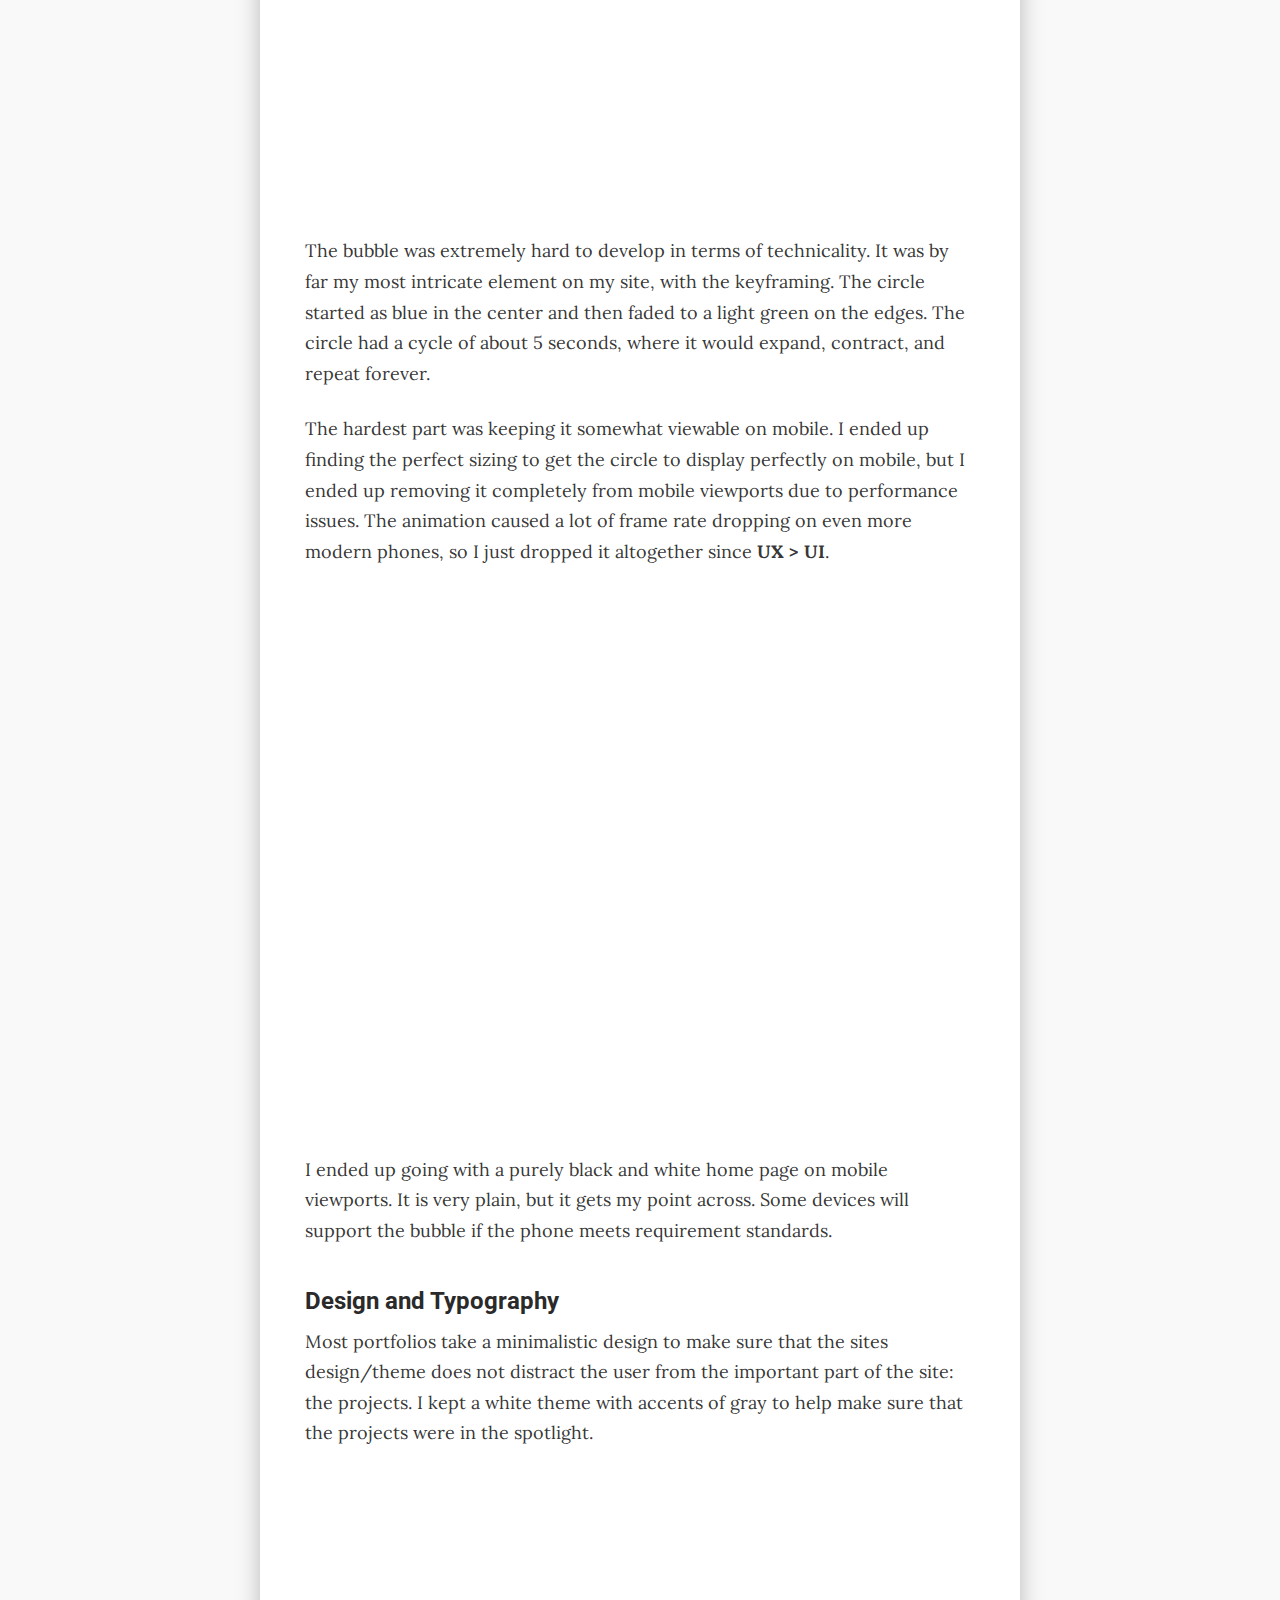
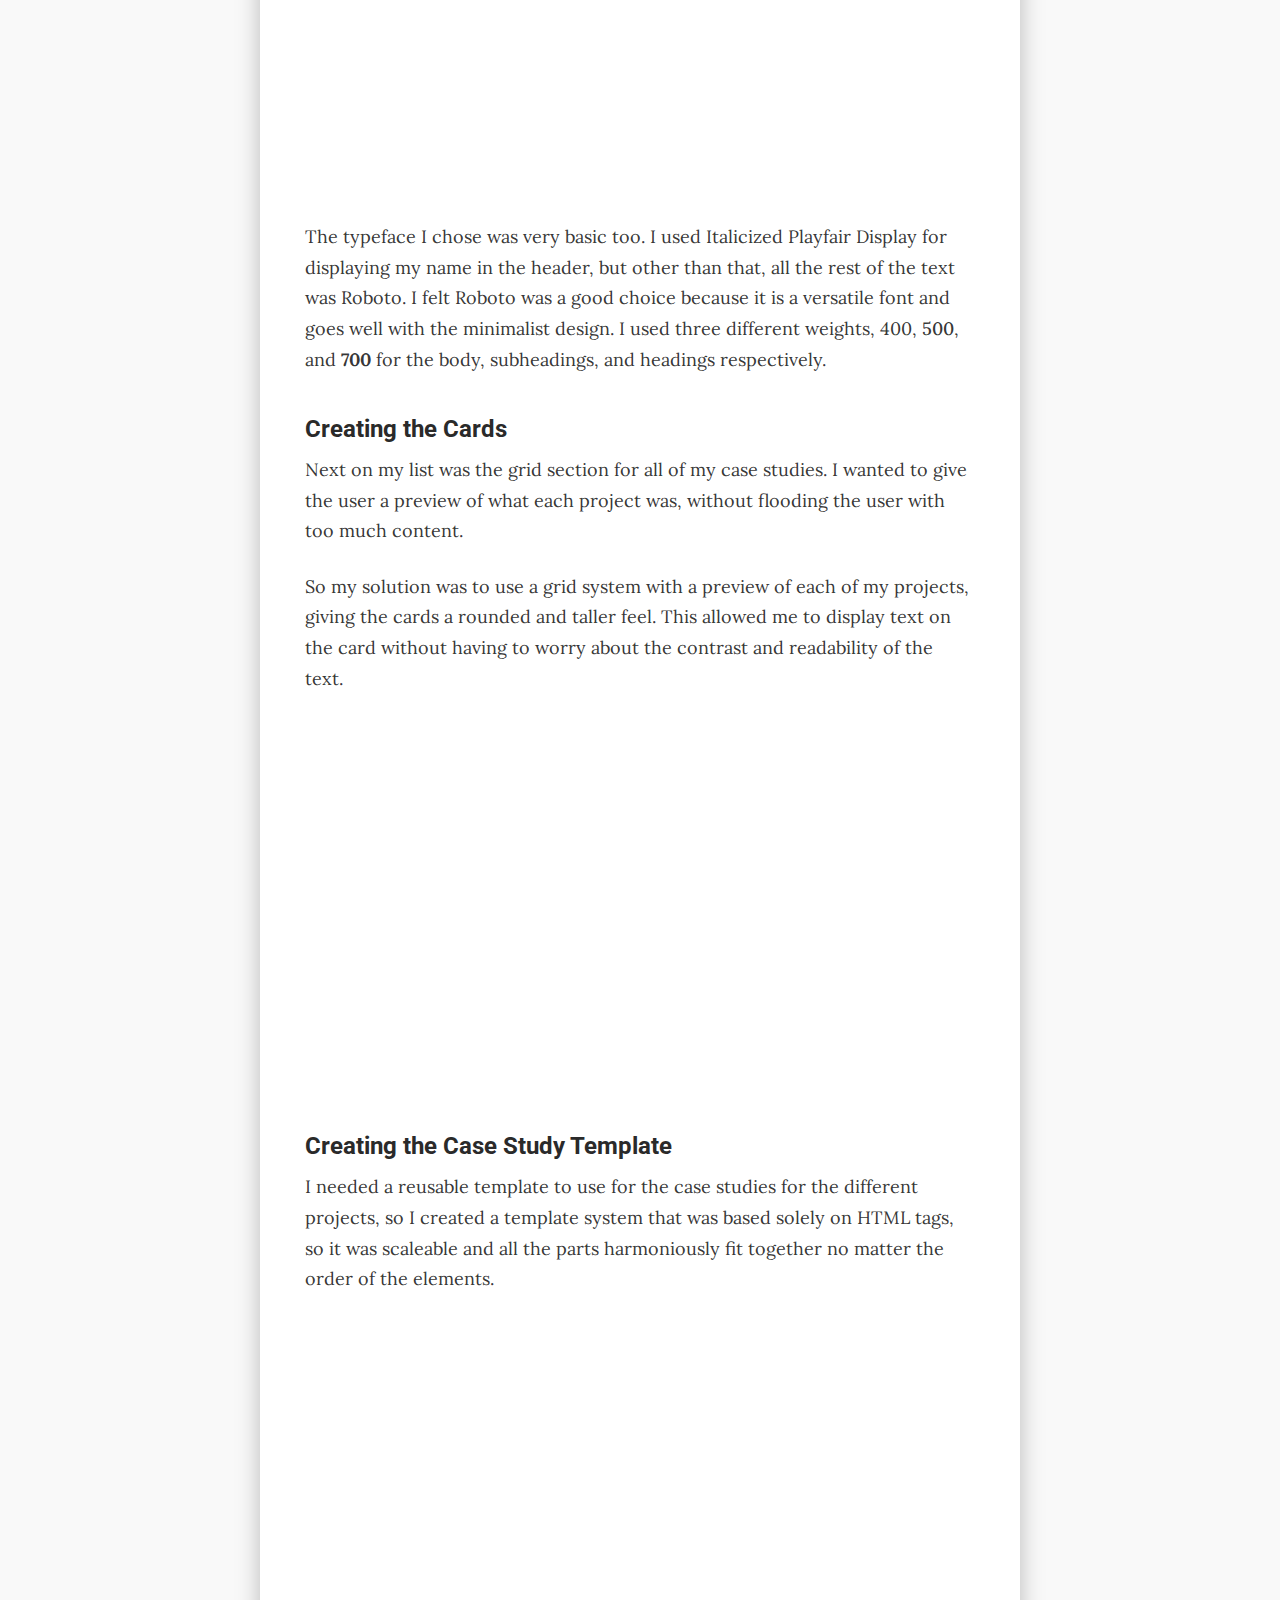
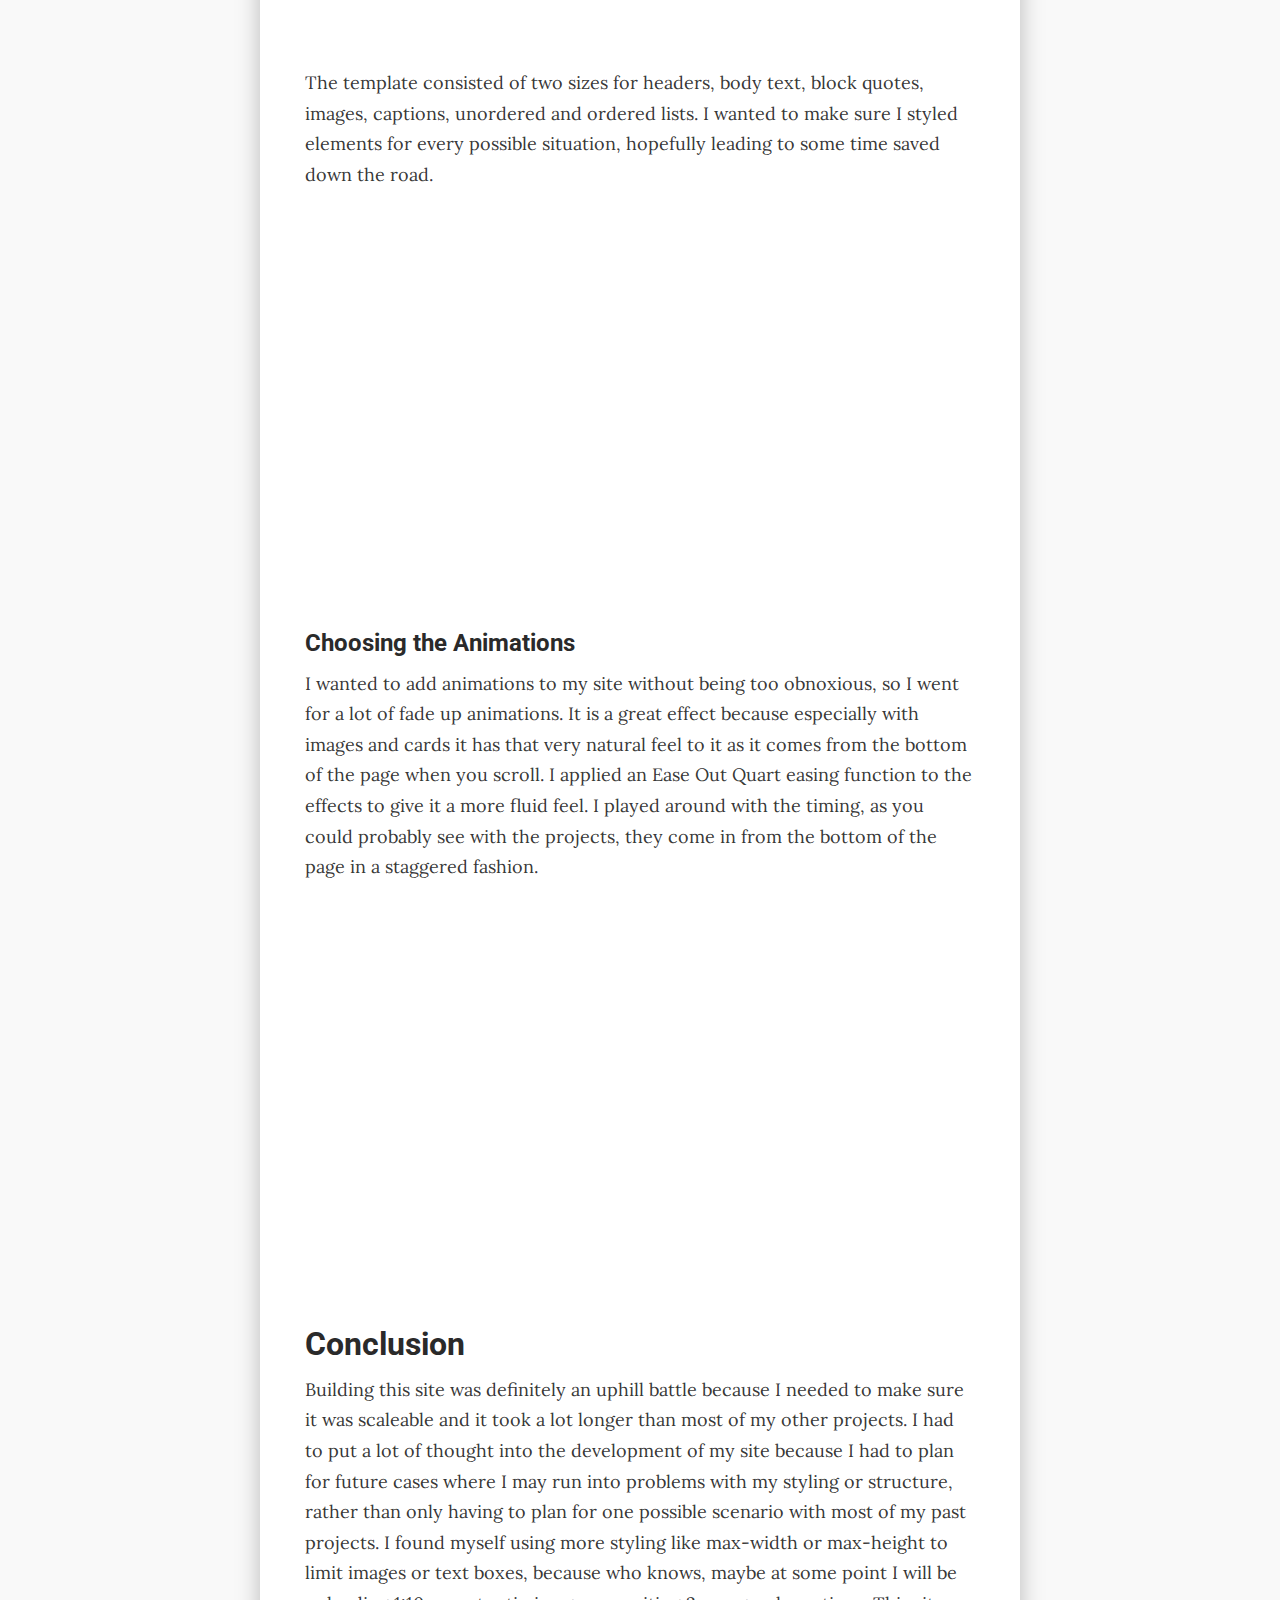
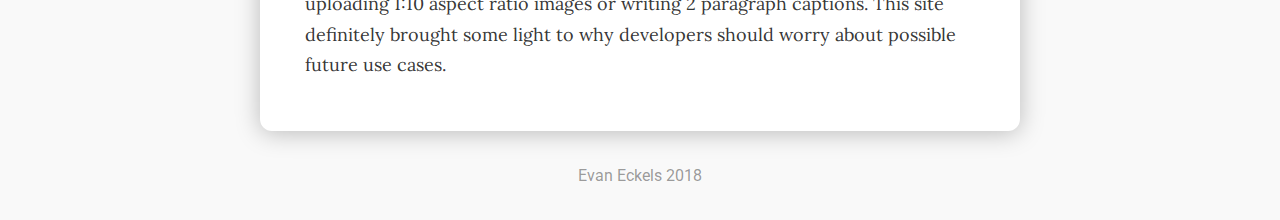
<file: work/evaneckels.html>
<!DOCTYPE HTML>
<html lang="en">
  <head>
    <meta charset="UTF-8">
    <link rel="stylesheet" href="../css/style.css" />
    <link rel="stylesheet" href="../css/index.css" />
    <link rel="stylesheet" href="../css/work-post.css" />
    <link rel="stylesheet" href="../aos/aos.css" />
  	<meta name="description" content="" />
    <meta name="keywords" content="" />
    <meta name="viewport" content="width=device-width, initial-scale=1.0, maximum-scale=1.0, user-scalable=yes">
    <link href="https://fonts.googleapis.com/css?family=Roboto:400,500,700" rel="stylesheet">
    <link href="https://fonts.googleapis.com/css?family=Lora" rel="stylesheet">
    <script src="https://ajax.googleapis.com/ajax/libs/jquery/3.2.1/jquery.min.js"></script>
    <script async src="https://www.googletagmanager.com/gtag/js?id=UA-110019881-1"></script>
    <script>
      window.dataLayer = window.dataLayer || [];
      function gtag(){dataLayer.push(arguments);}
      gtag('js', new Date());

      gtag('config', 'UA-110019881-1');
    </script>
    <title>Case Study: evaneckels.com</title>
  </head>

<body>

<style>
  header {
    background-color: #e9e9e9;
  }
  .blog-wrapper-wrap h1 {
    color: #2a2a2a;
  }
  .timeframe {
    color: rgba(0, 0, 0, 0.7);
  }
  nav a, nav span {

  }
  nav a::before {
    background-color: #009efd;
  }
  .content-area a {
    color: #009efd;
    border-bottom: solid #009efd 1px;
  }
  .content-area a:hover {
    color: #60c3ff;
    border-bottom: solid #60c3ff 1px;
  }
  .content-area blockquote {
    border-left: solid #009efd 2px;
  }
</style>

  <header id="header">

    <nav>
      <ul>
        <li><a href="../index.html" id="fix">Home</a><span>&#8226;</span></li>
        <li><a href="../work.html">Work</a><span>&#8226;</span></li>
        <li><a href="../blog.html">Blog</a></li>
      </ul>
    </nav>

  </header>

    <div class="blog-wrapper-wrap">
      <h1>evaneckels.com</h1>
        <p class="timeframe">October 2017 - December 2017</p>
    <div class="blog-wrap" data-aos="fade-up" data-aos-easing="ease-out-quart" data-aos-delay="50" data-aos-duration="400">

    <div class="content-area">
      <img src="img/evanheader.png" alt="Picture of my personal Site" style="border-radius: 6px; box-shadow: 0px 2px 20px rgba(0, 0, 0, 0.2); width: 100%; margin-left: 0; margin-right: 0;" data-aos="fade-up" data-aos-easing="ease-out-quart" data-aos-delay="400" data-aos-duration="600">
      <div style="text-align: center;"><a href="http://www.evaneckels.com" target="_blank"><button>Visit Website</button></a></div>
      <h3>Building my Personal Website</h3>
      <p>I wanted a place to showcase my websites, so I registered the domain evaneckels.com, and started creating my portfolio site.</p>
      <p>On my site, I wanted a section for case studies on all of the sites I have created. These would walk the reader through my design process for each site I have worked on. Along with the case studies, I added a blog section to my site. A place for me to talk about web design, web development, and anything else Computer Science related.</p>
      <h5>Building the Header</h5>
      <p>I found the header of my site to be the hardest to complete for sure. I wanted to give it a minimal feel, but it felt too plain without any color. So I added the header text in the center, put my name in there, and then got to work on the pulsing circle.</p>
      <div class="left" data-aos="fade-up" data-aos-easing="ease-out-quart" data-aos-delay="250" data-aos-duration="700">
        <img src="img/evanheader.png" alt="picture of header of my site">
        <p>I centered the pulsing circle and the text to the center of the page, hoping to draw attention to the center of the page immediately.</p>
      </div>
      <p>The bubble was extremely hard to develop in terms of technicality. It was by far my most intricate element on my site, with the keyframing. The circle started as blue in the center and then faded to a light green on the edges. The circle had a cycle of about 5 seconds, where it would expand, contract, and repeat forever.</p>
      <p>The hardest part was keeping it somewhat viewable on mobile. I ended up finding the perfect sizing to get the circle to display perfectly on mobile, but I ended up removing it completely from mobile viewports due to performance issues. The animation caused a lot of frame rate dropping on even more modern phones, so I just dropped it altogether since <b>UX > UI</b>.</p>
      <div style="text-align: center">
      <img src="img/evanmockup.png" alt="Samsung S8 Mockup of Mobile view of my site" style="width: 250px;" data-aos="fade-up" data-aos-easing="ease-out-quart" data-aos-delay="250" data-aos-duration="500">
      </div>
      <p>I ended up going with a purely black and white home page on mobile viewports. It is very plain, but it gets my point across. Some devices will support the bubble if the phone meets requirement standards.</p>
      <h5>Design and Typography</h5>
      <p>Most portfolios take a minimalistic design to make sure that the sites design/theme does not distract the user from the important part of the site: the projects. I kept a white theme with accents of gray to help make sure that the projects were in the spotlight.</p>
      <div class="right" data-aos="fade-up" data-aos-easing="ease-out-quart" data-aos-delay="250" data-aos-duration="700">
        <p>I used gray text for the paragraph, and then a charcoal color for the headers. Not exactly black, but very close.</p>
        <img src="img/evanabout.png" alt="Picture of about section of my site">
      </div>
      <p>The typeface I chose was very basic too. I used Italicized Playfair Display for displaying my name in the header, but other than that, all the rest of the text was Roboto. I felt Roboto was a good choice because it is a versatile font and goes well with the minimalist design. I used three different weights, 400, <span style="font-weight: 500;">500</span>, and <span style="font-weight: 700;">700</span> for the body, subheadings, and headings respectively.</p>
      <h5>Creating the Cards</h5>
      <p>Next on my list was the grid section for all of my case studies. I wanted to give the user a preview of what each project was, without flooding the user with too much content.</p>
      <p>So my solution was to use a grid system with a preview of each of my projects, giving the cards a rounded and taller feel. This allowed me to display text on the card without having to worry about the contrast and readability of the text.</p>
      <div class="left" data-aos="fade-up" data-aos-easing="ease-out-quart" data-aos-delay="250" data-aos-duration="700">
        <img src="img/evanwork1.png" alt="Screenshot of work grid on my site">
        <p>I fit the different cards with the theme of each project, so they have vastly different color palettes. It allowed the projects to stand out and gave them more definition from each other.</p>
      </div>
      <h5>Creating the Case Study Template</h5>
      <p>I needed a reusable template to use for the case studies for the different projects, so I created a template system that was based solely on HTML tags, so it was scaleable and all the parts harmoniously fit together no matter the order of the elements.</p>
      <div class="right" data-aos="fade-up" data-aos-easing="ease-out-quart" data-aos-delay="250" data-aos-duration="700">
        <p>I created a reusable section where the image hovers to the side of the text, allowing for easy annotation of the image. I also rendered the screenshots in Photoshop and added a browser vector for added effect.</p>
        <img src="img/evancase1.png" alt="screenshot of Code211 case study">
      </div>
      <p>The template consisted of two sizes for headers, body text, block quotes, images, captions, unordered and ordered lists. I wanted to make sure I styled elements for every possible situation, hopefully leading to some time saved down the road.</p>
      <div class="left" data-aos="fade-up" data-aos-easing="ease-out-quart" data-aos-delay="250" data-aos-duration="700">
        <img src="img/evancase2.png" alt="screenshot of Code211 case study header">
        <p>I made sure to keep the styling for the header and the link colors open so that project could have its own color scheme. </p>
      </div>
      <h5>Choosing the Animations</h5>
      <p>I wanted to add animations to my site without being too obnoxious, so I went for a lot of fade up animations. It is a great effect because especially with images and cards it has that very natural feel to it as it comes from the bottom of the page when you scroll. I applied an Ease Out Quart easing function to the effects to give it a more fluid feel. I played around with the timing, as you could probably see with the projects, they come in from the bottom of the page in a staggered fashion.</p>
      <img src="img/evanwork2.png" alt="screenshot of work grid on website" data-aos="fade-up" data-aos-easing="ease-out-quart" data-aos-delay="250" data-aos-duration="500" style="border-radius: 6px; box-shadow: 0px 2px 20px rgba(0, 0, 0, 0.2);">
      <h3>Conclusion</h3>
      <p>Building this site was definitely an uphill battle because I needed to make sure it was scaleable and it took a lot longer than most of my other projects. I had to put a lot of thought into the development of my site because I had to plan for future cases where I may run into problems with my styling or structure, rather than only having to plan for one possible scenario with most of my past projects. I found myself using more styling like max-width or max-height to limit images or text boxes, because who knows, maybe at some point I will be uploading 1:10 aspect ratio images or writing 2 paragraph captions. This site definitely brought some light to why developers should worry about possible future use cases.</p>
    </div>
  </div>

  </div>

  </div>
    <p class="bottom-p">Evan Eckels 2018</p>
</div>

    <script src="../aos/aos.js"></script>
    <script>
      AOS.init({
        once: true
      });
      window.addEventListener('load', AOS.refresh);
    </script>

</body>
</html>
</file>
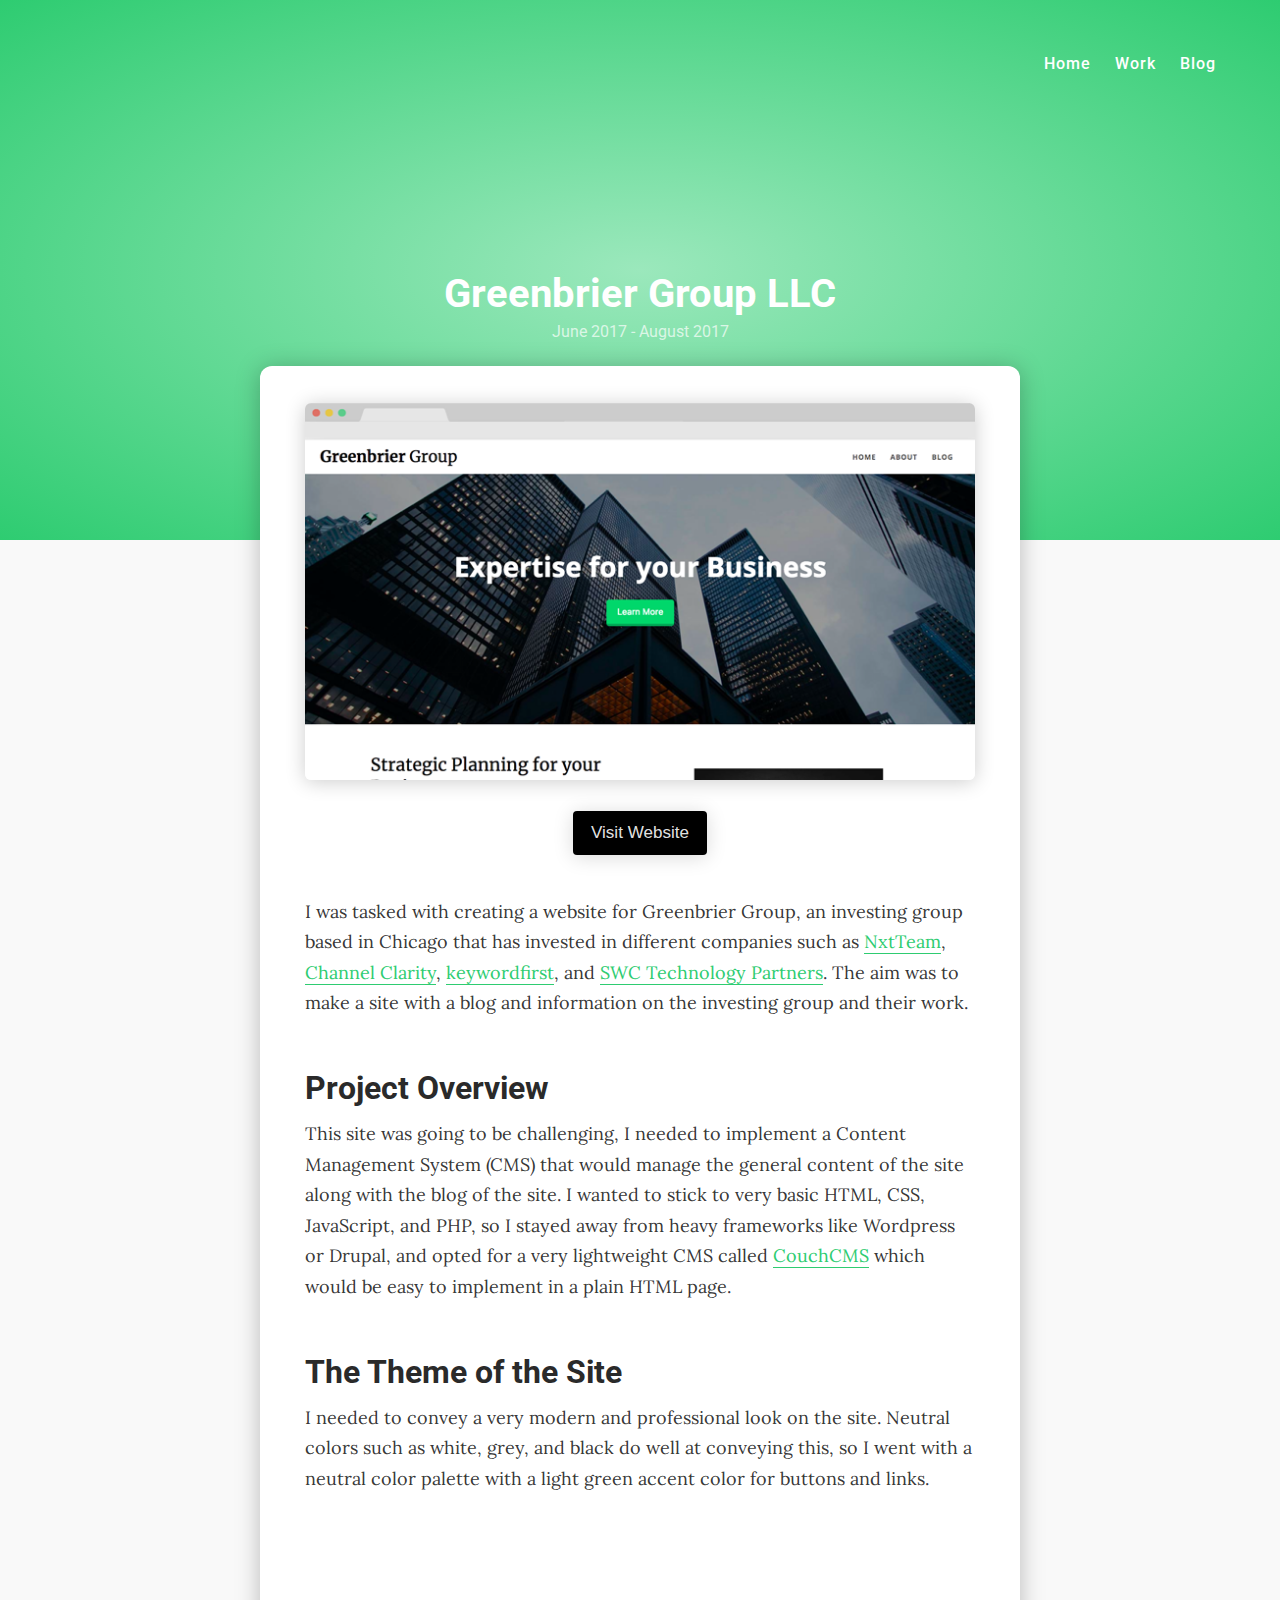
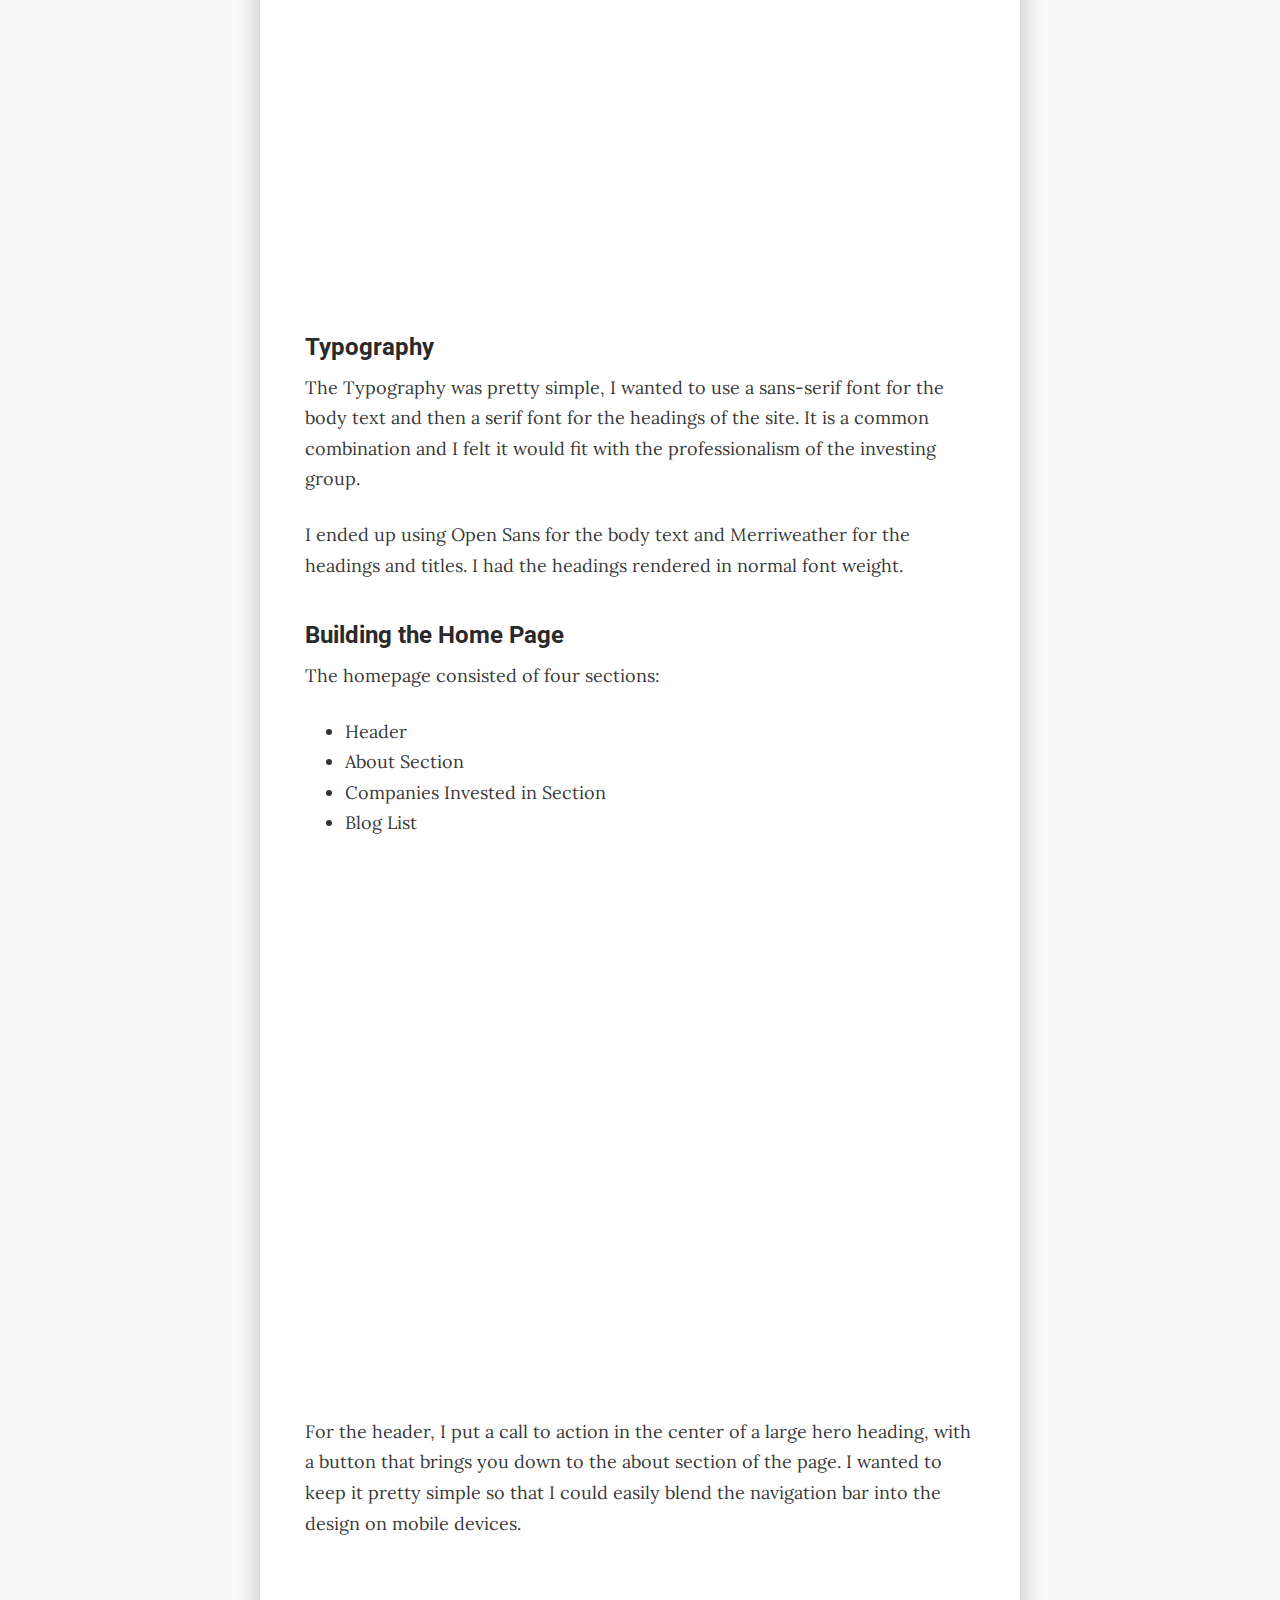
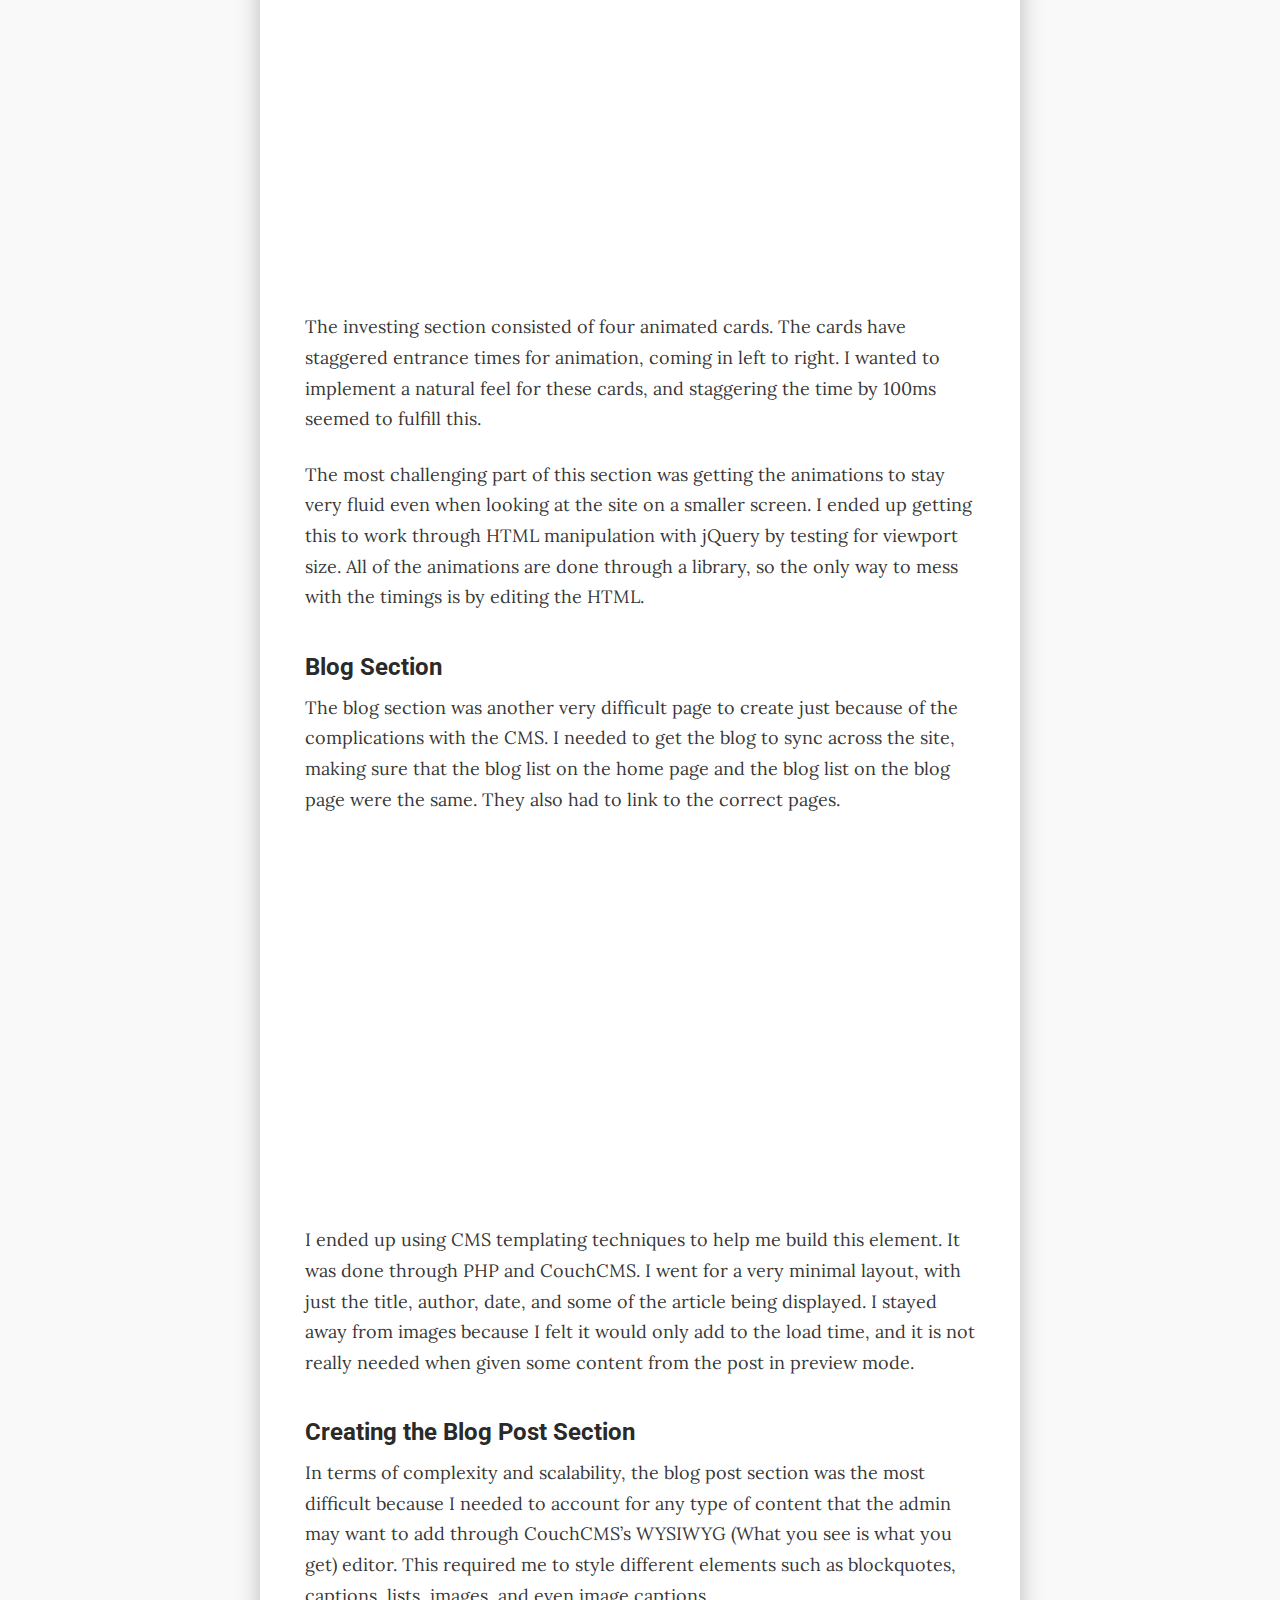
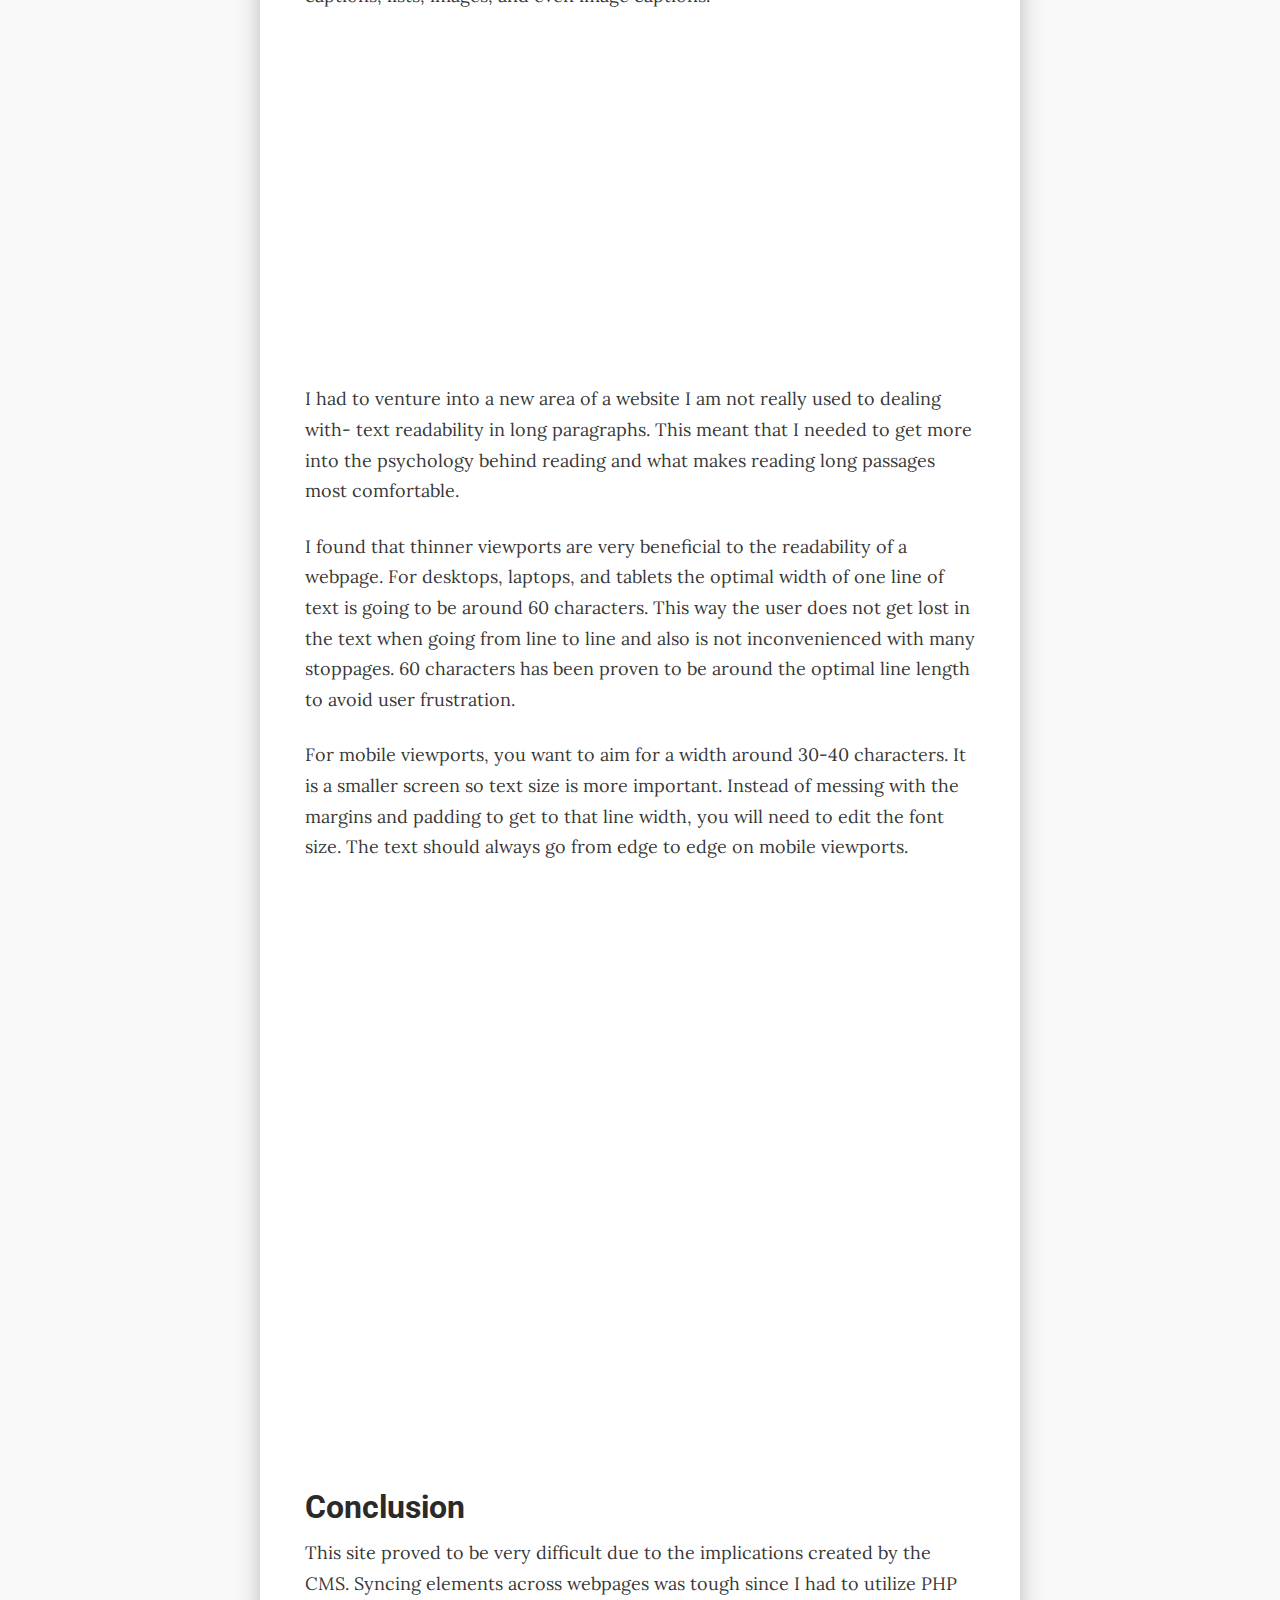
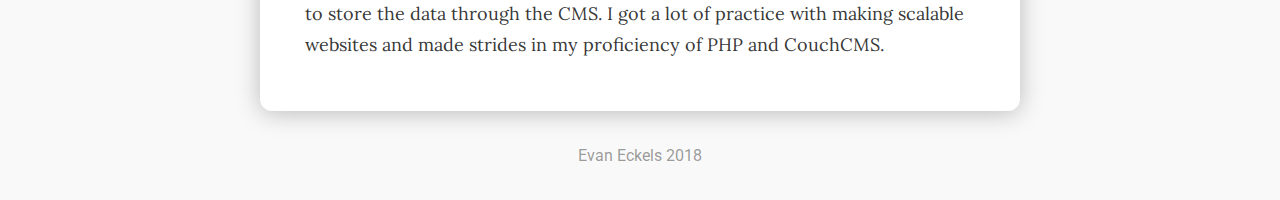
<file: work/greenbrier.html>
<!DOCTYPE HTML>
<html lang="en">
  <head>
    <meta charset="UTF-8">
    <link rel="stylesheet" href="../css/style.css" />
    <link rel="stylesheet" href="../css/index.css" />
    <link rel="stylesheet" href="../css/work-post.css" />
    <link rel="stylesheet" href="../aos/aos.css" />
  	<meta name="description" content="" />
    <meta name="keywords" content="" />
    <meta name="viewport" content="width=device-width, initial-scale=1.0, maximum-scale=1.0, user-scalable=yes">
    <link href="https://fonts.googleapis.com/css?family=Roboto:400,500,700" rel="stylesheet">
    <link href="https://fonts.googleapis.com/css?family=Lora" rel="stylesheet">
    <script src="https://ajax.googleapis.com/ajax/libs/jquery/3.2.1/jquery.min.js"></script>
    <script async src="https://www.googletagmanager.com/gtag/js?id=UA-110019881-1"></script>
    <script>
      window.dataLayer = window.dataLayer || [];
      function gtag(){dataLayer.push(arguments);}
      gtag('js', new Date());

      gtag('config', 'UA-110019881-1');
    </script>
    <title>Case Study: Greenbrier Group</title>
  </head>

<body>

<style>
  header {
    background: -webkit-radial-gradient(#9be8bc, #2ecc71);
    background: -o-radial-gradient(#9be8bc, #2ecc71);
    background: -moz-radial-gradient(#9be8bc, #2ecc71);
    background: radial-gradient(#9be8bc, #2ecc71);
  }
  .blog-wrapper-wrap h1 {
    color: white;
  }
  .timeframe {
    color: rgba(255, 255, 255, 0.7);
  }
  nav a, nav span {
    color: white;
  }
  nav a::before {
    background-color: white;
  }
  .content-area a {
    color: #2ecc71;
    border-bottom: solid #2ecc71 1px;
  }
  .content-area a:hover {
    color: #54d98c;
    border-bottom: solid #54d98c 1px;
  }
  .content-area blockquote {
    border-left: solid #2ecc71 2px;
  }
</style>

  <header id="header">

    <nav>
      <ul>
        <li><a href="../index.html" id="fix">Home</a><span>&#8226;</span></li>
        <li><a href="../work.html">Work</a><span>&#8226;</span></li>
        <li><a href="../blog.html">Blog</a></li>
      </ul>
    </nav>

  </header>

    <div class="blog-wrapper-wrap">
      <h1>Greenbrier Group LLC</h1>
        <p class="timeframe">June 2017 - August 2017</p>
    <div class="blog-wrap" data-aos="fade-up" data-aos-easing="ease-out-quart" data-aos-delay="50" data-aos-duration="400">

    <div class="content-area">
      <img src="img/greenbrierhome.png" alt="Picture of Greenbrier Group Site" style="border-radius: 6px; box-shadow: 0px 2px 20px rgba(0, 0, 0, 0.2); width: 100%; margin-left: 0; margin-right: 0;" data-aos="fade-up" data-aos-easing="ease-out-quart" data-aos-delay="400" data-aos-duration="600">
      <div style="text-align: center;"><a href="https://eckels.github.io/GreenbrierGroup/index.html" target="_blank"><button>Visit Website</button></a></div>
      <p>I was tasked with creating a website for Greenbrier Group, an investing group based in Chicago that has invested in different companies such as <a href="https://www.nxtteam.com" target="_blank">NxtTeam</a>, <a href="http://www.channelclarity.com" target="_blank">Channel Clarity</a>, <a href="http://www.keywordfirst.com" target="_blank">keywordfirst</a>, and <a href="https://www.swc.com" target="_blank">SWC Technology Partners</a>. The aim was to make a site with a blog and information on the investing group and their work.</p>
      <h3>Project Overview</h3>
      <p>This site was going to be challenging, I needed to implement a Content Management System (CMS) that would manage the general content of the site along with the blog of the site. I wanted to stick to very basic HTML, CSS, JavaScript, and PHP, so I stayed away from heavy frameworks like Wordpress or Drupal, and opted for a very lightweight CMS called <a href="https://www.couchcms.com" target="_blank">CouchCMS</a> which would be easy to implement in a plain HTML page.</p>
      <h3>The Theme of the Site</h3>
      <p>I needed to convey a very modern and professional look on the site. Neutral colors such as white, grey, and black do well at conveying this, so I went with a neutral color palette with a light green accent color for buttons and links.</p>
      <div class="left" data-aos="fade-up" data-aos-easing="ease-out-quart" data-aos-delay="250" data-aos-duration="700">
        <img src="img/greenbrierabout.png" alt="Header section of site">
        <p>The site was mostly white, with a simple and minimalistic design. I kept the layout very minimal, mostly keeping text limited to one column to make it readable.</p>
      </div>
      <h5>Typography</h5>
      <p>The Typography was pretty simple, I wanted to use a sans-serif font for the body text and then a serif font for the headings of the site. It is a common combination and I felt it would fit with the professionalism of the investing group.</p>
      <p>I ended up using Open Sans for the body text and Merriweather for the headings and titles. I had the headings rendered in normal font weight.</p>
      <h5>Building the Home Page</h5>
      <p>The homepage consisted of four sections:</p>
      <ul>
        <li>Header</li>
        <li>About Section</li>
        <li>Companies Invested in Section</li>
        <li>Blog List</li>
      </ul>
      <div style="text-align: center">
        <img src="img/greenbrierphonehome.png" alt="Mockup of site on Phone" style="width: 250px;" data-aos="fade-up" data-aos-easing="ease-out-quart" data-aos-delay="250" data-aos-duration="500">
      </div>
      <p>For the header, I put a call to action in the center of a large hero heading, with a button that brings you down to the about section of the page. I wanted to keep it pretty simple so that I could easily blend the navigation bar into the design on mobile devices.</p>
      <div class="right" data-aos="fade-up" data-aos-easing="ease-out-quart" data-aos-delay="250" data-aos-duration="700">
        <p>The about section consisted of a two column layout with a small description of the investing group and then a photo on the side. You can see the typography layout perfectly here, with the serif heading and the sans-serif body text.</p>
        <img src="img/greenbrierabout2.png" alt="About section of site">
      </div>
      <p>The investing section consisted of four animated cards. The cards have staggered entrance times for animation, coming in left to right. I wanted to implement a natural feel for these cards, and staggering the time by 100ms seemed to fulfill this.</p>
      <p>The most challenging part of this section was getting the animations to stay very fluid even when looking at the site on a smaller screen. I ended up getting this to work through HTML manipulation with jQuery by testing for viewport size. All of the animations are done through a library, so the only way to mess with the timings is by editing the HTML.</p>
      <h5>Blog Section</h5>
      <p>The blog section was another very difficult page to create just because of the complications with the CMS. I needed to get the blog to sync across the site, making sure that the blog list on the home page and the blog list on the blog page were the same. They also had to link to the correct pages.</p>
      <div class="left" data-aos="fade-up" data-aos-easing="ease-out-quart" data-aos-delay="250" data-aos-duration="700">
        <img src="img/greenbrierblog.png" alt="Blog section of website">
        <p>This would be hard to accomplish. I needed to go through some templating with this because this element of the site needs to apply to many pages of the site, and also link to blog posts correctly.</p>
      </div>
      <p>I ended up using CMS templating techniques to help me build this element. It was done through PHP and CouchCMS. I went for a very minimal layout, with just the title, author, date, and some of the article being displayed. I stayed away from images because I felt it would only add to the load time, and it is not really needed when given some content from the post in preview mode.</p>
      <h5>Creating the Blog Post Section</h5>
      <p>In terms of complexity and scalability, the blog post section was the most difficult because I needed to account for any type of content that the admin may want to add through CouchCMS’s WYSIWYG (What you see is what you get) editor. This required me to style different elements such as blockquotes, captions, lists, images, and even image captions.</p>
      <div class="right" data-aos="fade-up" data-aos-easing="ease-out-quart" data-aos-delay="250" data-aos-duration="700">
        <p>This required me to make sure that all elements meshed together perfectly. I needed to anticipate any order of elements for blog posts to ensure the page always turned out as the admin wanted it to.</p>
        <img src="img/greenbrierblogpost.png" alt="Image of website blog post webpage">
      </div>
      <p>I had to venture into a new area of a website I am not really used to dealing with- text readability in long paragraphs. This meant that I needed to get more into the psychology behind reading and what makes reading long passages most comfortable.</p>
      <p>I found that thinner viewports are very beneficial to the readability of a webpage. For desktops, laptops, and tablets the optimal width of one line of text is going to be around 60 characters. This way the user does not get lost in the text when going from line to line and also is not inconvenienced with many stoppages. 60 characters has been proven to be around the optimal line length to avoid user frustration.</p>
      <p>For mobile viewports, you want to aim for a width around 30-40 characters. It is a smaller screen so text size is more important. Instead of messing with the margins and padding to get to that line width, you will need to edit the font size. The text should always go from edge to edge on mobile viewports.</p>
      <div style="text-align: center">
        <img src="img/greenbrierphoneblog.png" alt="Mockup of site on Phone" style="width: 250px;" data-aos="fade-up" data-aos-easing="ease-out-quart" data-aos-delay="250" data-aos-duration="500">
      </div>
      <h3>Conclusion</h3>
      <p>This site proved to be very difficult due to the implications created by the CMS. Syncing elements across webpages was tough since I had to utilize PHP to store the data through the CMS. I got a lot of practice with making scalable websites and made strides in my proficiency of PHP and CouchCMS.</p>
    </div>
  </div>

  </div>

  </div>
    <p class="bottom-p">Evan Eckels 2018</p>
</div>

    <script src="../aos/aos.js"></script>
    <script>
      AOS.init({
        once: true
      });
      window.addEventListener('load', AOS.refresh);
    </script>

</body>
</html>
</file>
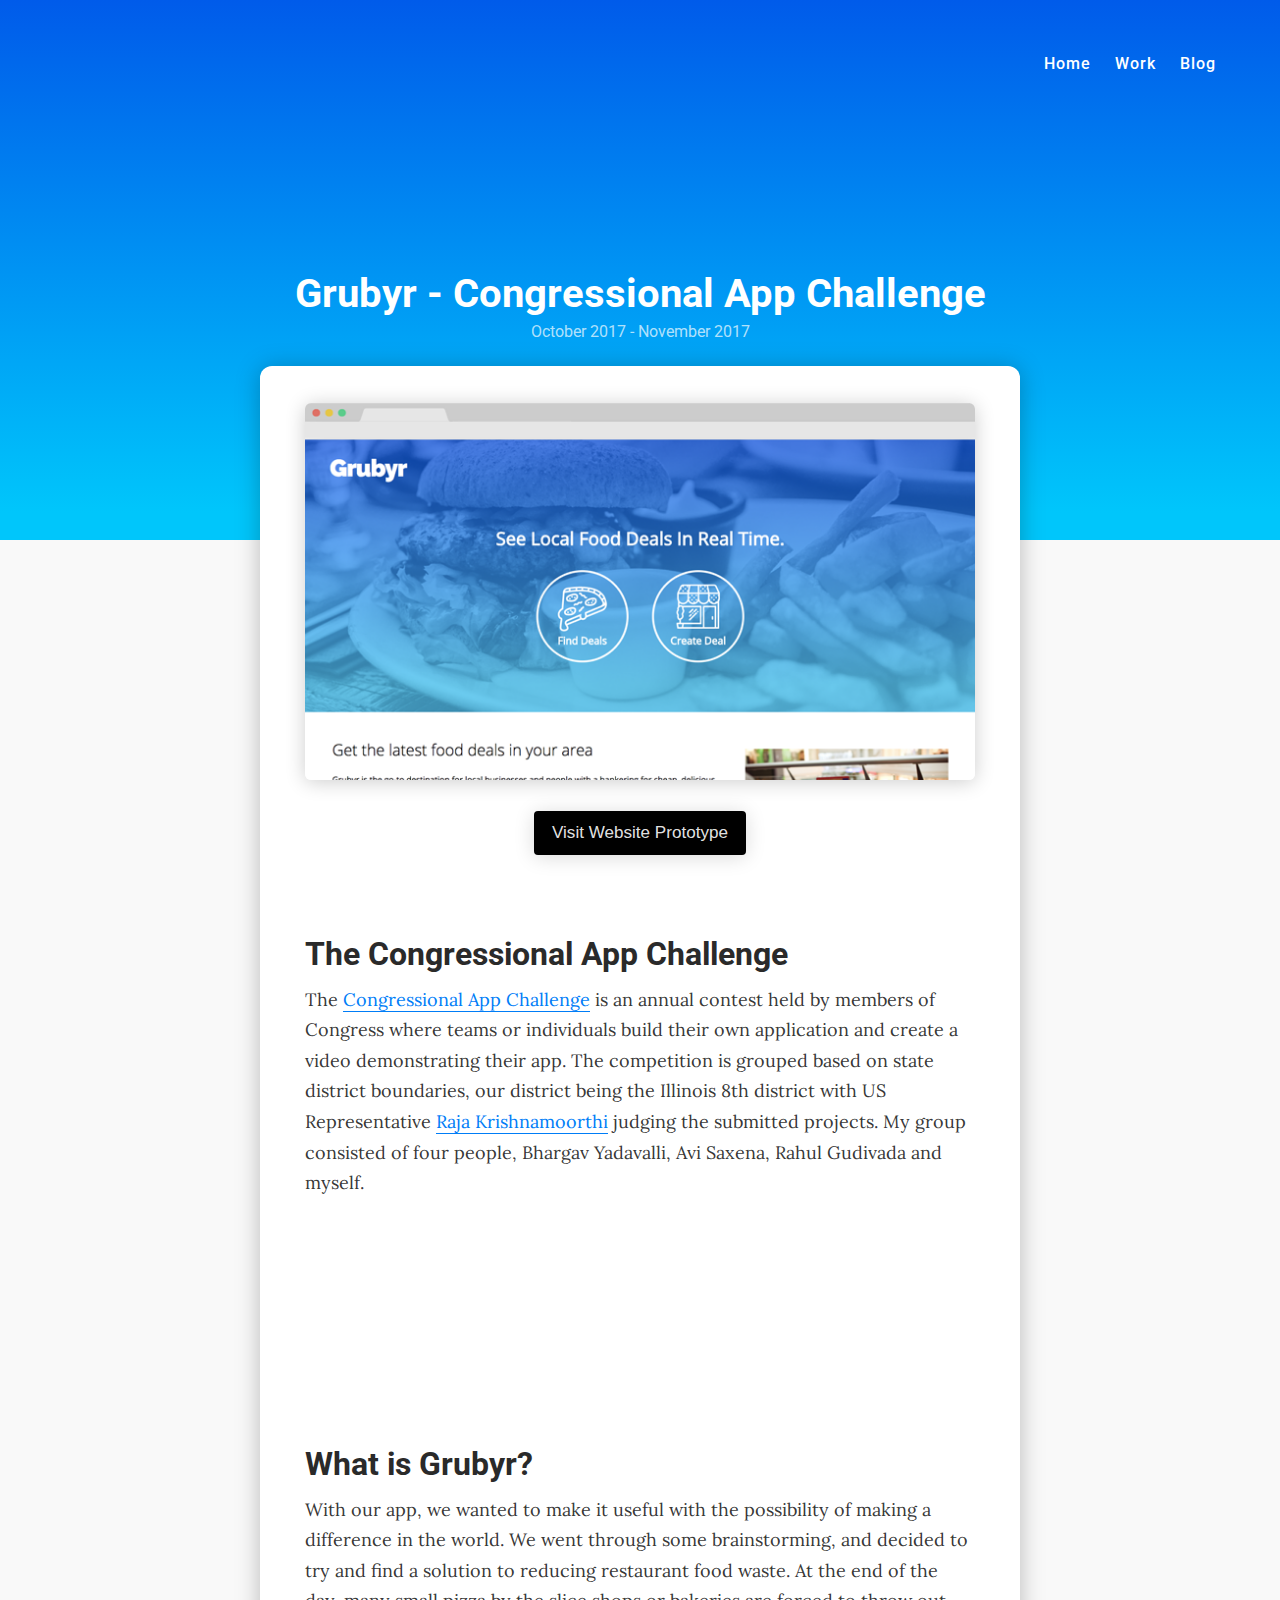
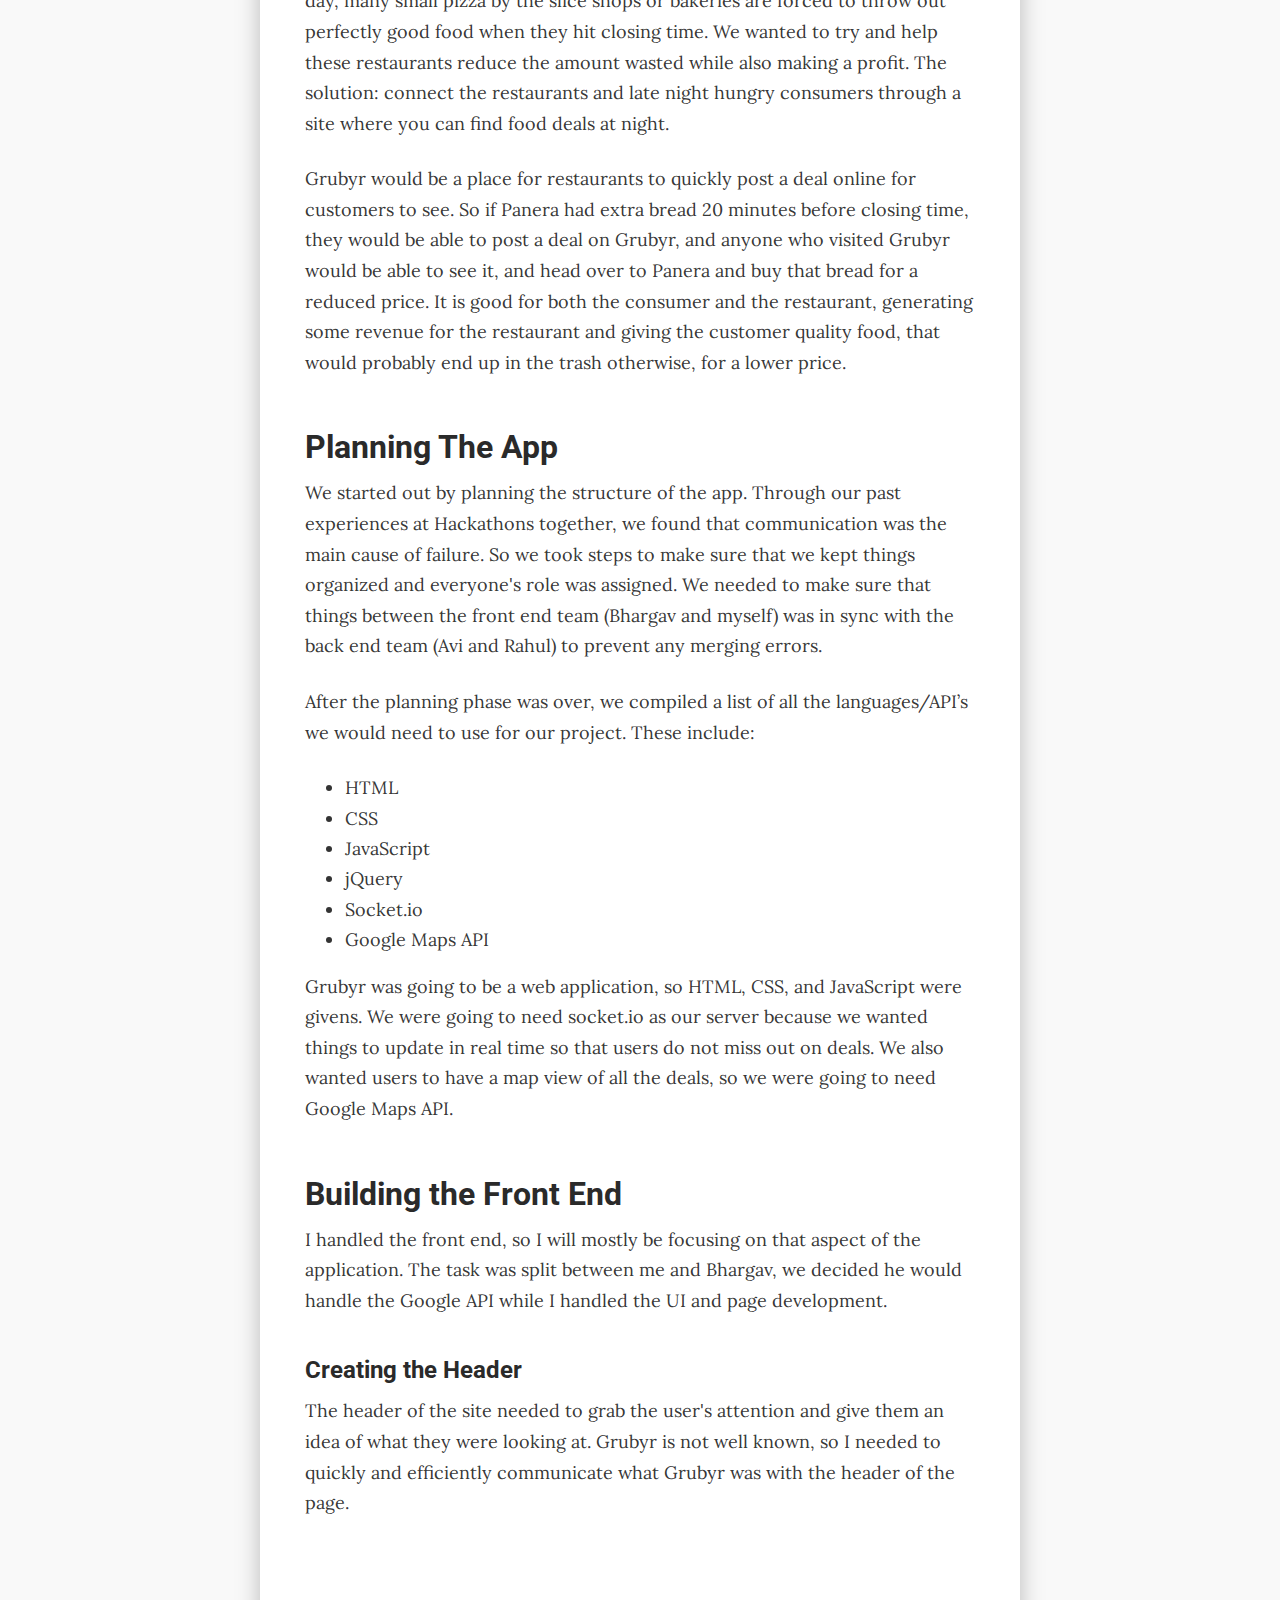
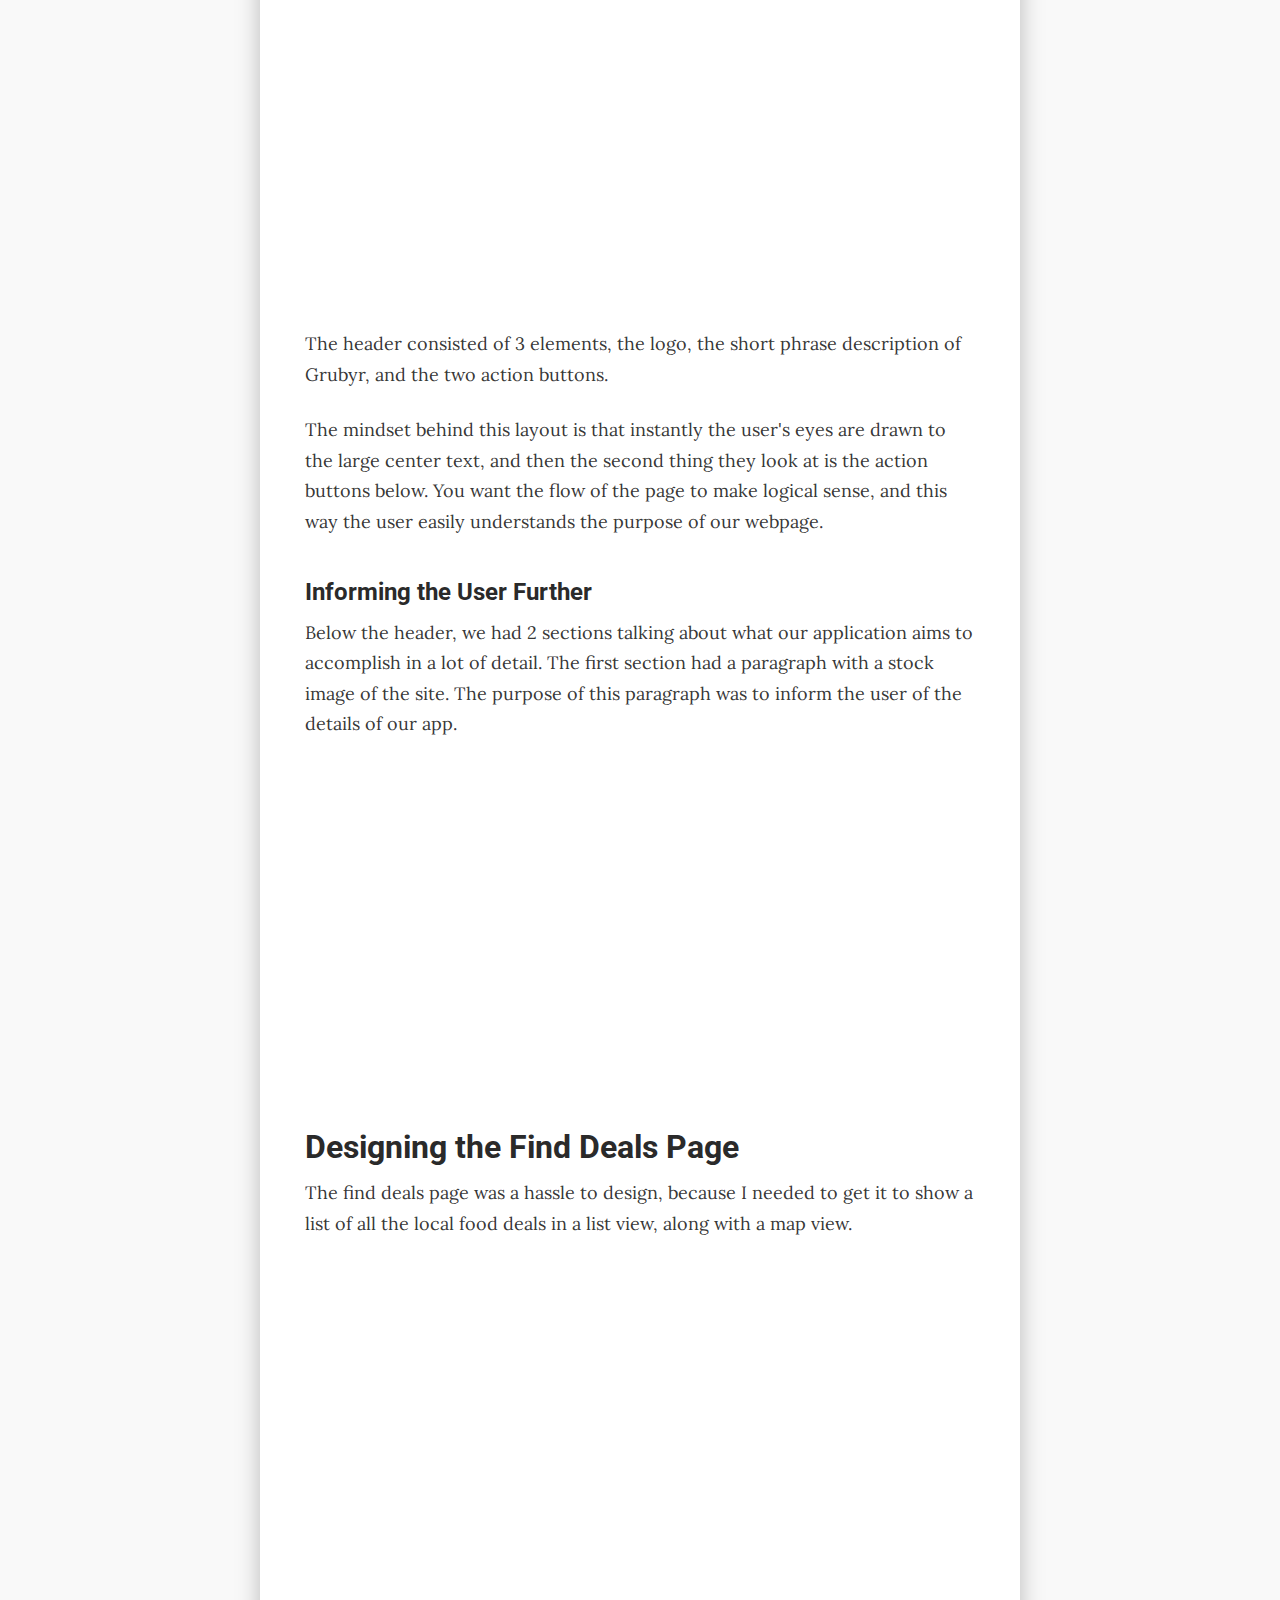
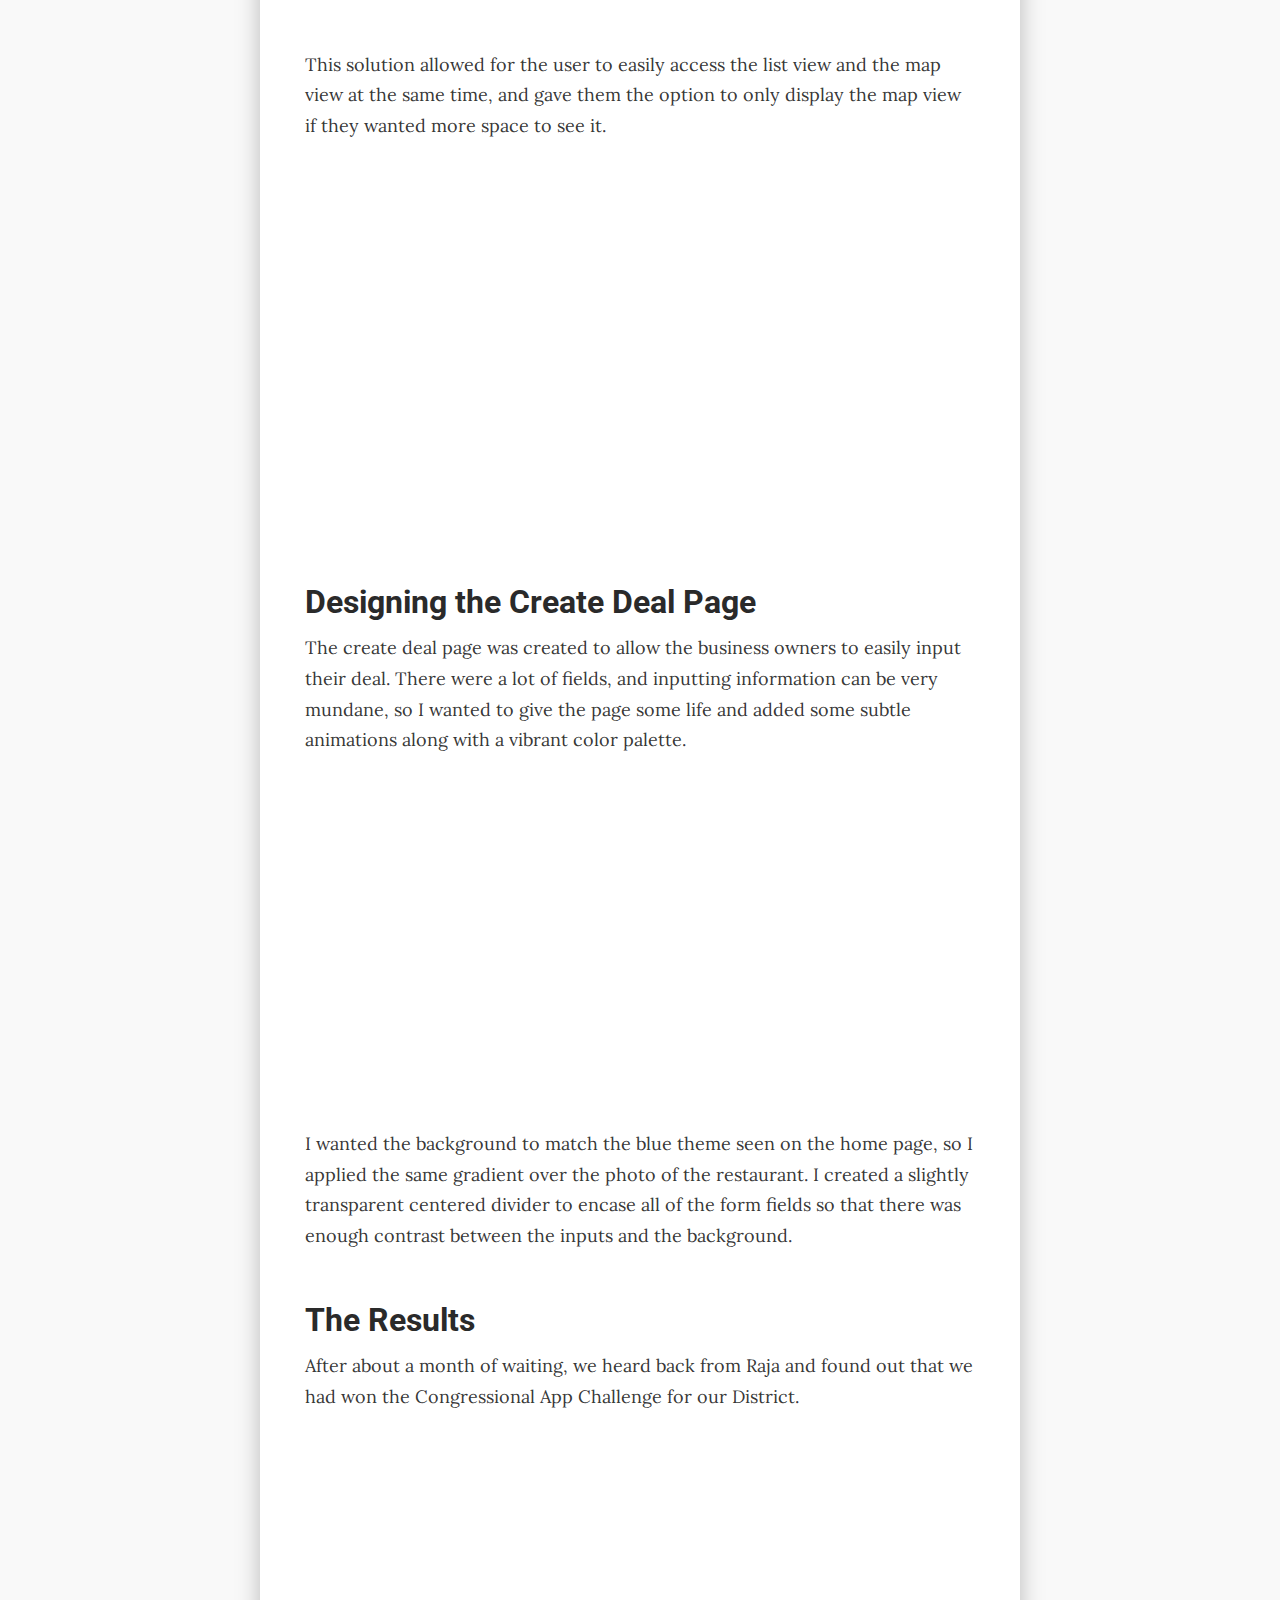
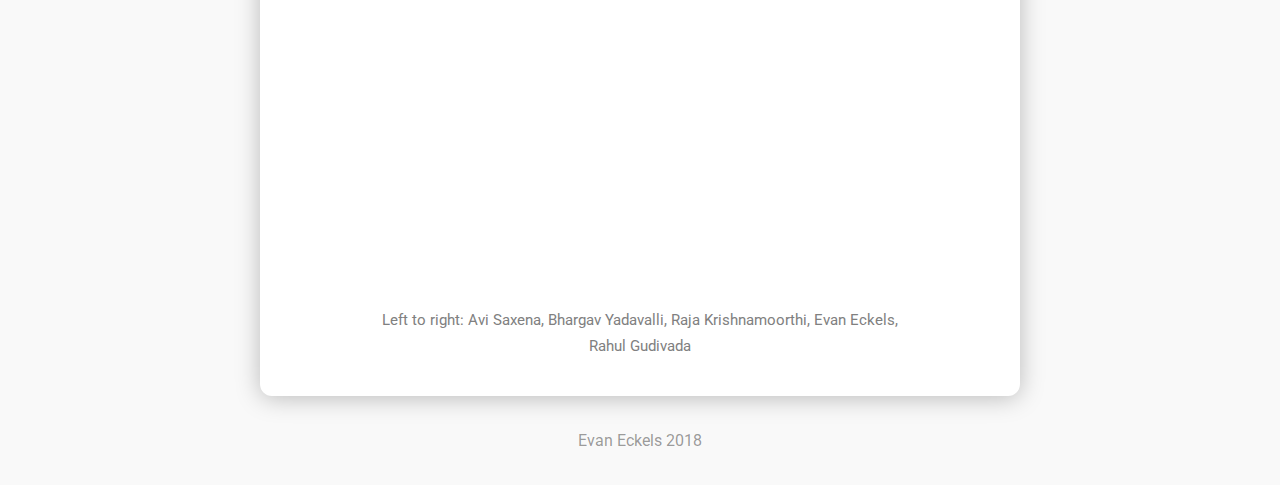
<file: work/grubyr.html>
<!DOCTYPE HTML>
<html lang="en">
  <head>
    <meta charset="UTF-8">
    <link rel="stylesheet" href="../css/style.css" />
    <link rel="stylesheet" href="../css/index.css" />
    <link rel="stylesheet" href="../css/work-post.css" />
    <link rel="stylesheet" href="../aos/aos.css" />
  	<meta name="description" content="" />
    <meta name="keywords" content="" />
    <meta name="viewport" content="width=device-width, initial-scale=1.0, maximum-scale=1.0, user-scalable=yes">
    <link href="https://fonts.googleapis.com/css?family=Roboto:400,500,700" rel="stylesheet">
    <link href="https://fonts.googleapis.com/css?family=Lora" rel="stylesheet">
    <script src="https://ajax.googleapis.com/ajax/libs/jquery/3.2.1/jquery.min.js"></script>
    <script async src="https://www.googletagmanager.com/gtag/js?id=UA-110019881-1"></script>
    <script>
      window.dataLayer = window.dataLayer || [];
      function gtag(){dataLayer.push(arguments);}
      gtag('js', new Date());

      gtag('config', 'UA-110019881-1');
    </script>
    <title>Case Study: Grubyr</title>
  </head>

<body>

<style>
  header {
    background: linear-gradient(to top, #00c6fb 5%, #005bea 100%);
  }
  .blog-wrapper-wrap h1 {
    color: white;
  }
  .timeframe {
    color: rgba(255, 255, 255, 0.7);
  }
  nav a, nav span {
    color: white;
  }
  nav a::before {
    background-color: white;
  }
  .content-area a {
    color: #007DF7;
    border-bottom: solid #007DF7 1px;
  }
  .content-area a:hover {
    color: #00c6fb;
    border-bottom: solid #00c6fb 1px;
  }
  .content-area blockquote {
    border-left: solid #007DF7 2px;
  }
</style>

  <header id="header">

    <nav>
      <ul>
        <li><a href="../index.html" id="fix">Home</a><span>&#8226;</span></li>
        <li><a href="../work.html">Work</a><span>&#8226;</span></li>
        <li><a href="../blog.html">Blog</a></li>
      </ul>
    </nav>

  </header>

    <div class="blog-wrapper-wrap">
      <h1>Grubyr - Congressional App Challenge</h1>
        <p class="timeframe">October 2017 - November 2017</p>
    <div class="blog-wrap" data-aos="fade-up" data-aos-easing="ease-out-quart" data-aos-delay="50" data-aos-duration="400">

    <div class="content-area">
      <img src="img/grubyrheader.png" alt="Picture of Grubyr Site" style="border-radius: 6px; box-shadow: 0px 2px 20px rgba(0, 0, 0, 0.2); width: 100%; margin-left: 0; margin-right: 0;" data-aos="fade-up" data-aos-easing="ease-out-quart" data-aos-delay="400" data-aos-duration="600">
      <div style="text-align: center;"><a href="https://eckels.github.io/Grubyr-UI/" target="_blank"><button>Visit Website Prototype</button></a></div>
      <h3>The Congressional App Challenge</h3>
      <p>The <a href="http://www.congressionalappchallenge.us" target="_blank">Congressional App Challenge</a> is an annual contest held by members of Congress where teams or individuals build their own application and create a video demonstrating their app. The competition is grouped based on state district boundaries, our district being the Illinois 8th district with US Representative <a href="https://en.wikipedia.org/wiki/Raja_Krishnamoorthi" target="_blank">Raja Krishnamoorthi</a> judging the submitted projects. My group consisted of four people, Bhargav Yadavalli, Avi Saxena, Rahul Gudivada and myself.</p>
      <img src="img/grubyrlogo.png" alt="Congressional App Challenge Logo" data-aos="fade-up" data-aos-easing="ease-out-quart" data-aos-delay="250" data-aos-duration="500">
      <h3>What is Grubyr?</h3>
      <p>With our app, we wanted to make it useful with the possibility of making a difference in the world. We went through some brainstorming, and decided to try and find a solution to reducing restaurant food waste. At the end of the day, many small pizza by the slice shops or bakeries are forced to throw out perfectly good food when they hit closing time. We wanted to try and help these restaurants reduce the amount wasted while also making a profit. The solution: connect the restaurants and late night hungry consumers through a site where you can find food deals at night.</p>
      <p>Grubyr would be a place for restaurants to quickly post a deal online for customers to see. So if Panera had extra bread 20 minutes before closing time, they would be able to post a deal on Grubyr, and anyone who visited Grubyr would be able to see it, and head over to Panera and buy that bread for a reduced price. It is good for both the consumer and the restaurant, generating some revenue for the restaurant and giving the customer quality food, that would probably end up in the trash otherwise, for a lower price.</p>
      <h3>Planning The App</h3>
      <p>We started out by planning the structure of the app. Through our past experiences at Hackathons together, we found that communication was the main cause of failure. So we took steps to make sure that we kept things organized and everyone's role was assigned. We needed to make sure that things between the front end team (Bhargav and myself) was in sync with the back end team (Avi and Rahul) to prevent any merging errors.</p>
      <p>After the planning phase was over, we compiled a list of all the languages/API’s we would need to use for our project. These include:</p>
      <ul>
        <li>HTML</li>
        <li>CSS</li>
        <li>JavaScript</li>
        <li>jQuery</li>
        <li>Socket.io</li>
        <li>Google Maps API</li>
      </ul>
      <p>Grubyr was going to be a web application, so HTML, CSS, and JavaScript were givens. We were going to need socket.io as our server because we wanted things to update in real time so that users do not miss out on deals. We also wanted users to have a map view of all the deals, so we were going to need Google Maps API.</p>
      <h3>Building the Front End</h3>
      <p>I handled the front end, so I will mostly be focusing on that aspect of the application. The task was split between me and Bhargav, we decided he would handle the Google API while I handled the UI and page development.</p>
      <h5>Creating the Header</h5>
      <p>The header of the site needed to grab the user's attention and give them an idea of what they were looking at. Grubyr is not well known, so I needed to quickly and efficiently communicate what Grubyr was with the header of the page.</p>
      <div class="left" data-aos="fade-up" data-aos-easing="ease-out-quart" data-aos-delay="250" data-aos-duration="700">
        <img src="img/grubyrheader.png" alt="Image of grubyr header">
        <p>I decided to build some brand identity by putting our logo in the top left corner and shading the header in a light blue to dark blue vertical linear gradient.</p>
      </div>
      <p>The header consisted of 3 elements, the logo, the short phrase description of Grubyr, and the two action buttons.</p>
      <p>The mindset behind this layout is that instantly the user's eyes are drawn to the large center text, and then the second thing they look at is the action buttons below. You want the flow of the page to make logical sense, and this way the user easily understands the purpose of our webpage.</p>
      <h5>Informing the User Further</h5>
      <p>Below the header, we had 2 sections talking about what our application aims to accomplish in a lot of detail. The first section had a paragraph with a stock image of the site. The purpose of this paragraph was to inform the user of the details of our app.</p>
      <div class="right" data-aos="fade-up" data-aos-easing="ease-out-quart" data-aos-delay="250" data-aos-duration="700">
        <p>The second section shows the user how to use the site, by breaking the process into 3 simple steps with short descriptions, all displayed in a left to right fashion.</p>
        <img src="img/grubyrabout.png" alt="Footer of the Grubyr Website">
      </div>
      <h3>Designing the Find Deals Page</h3>
      <p>The find deals page was a hassle to design, because I needed to get it to show a list of all the local food deals in a list view, along with a map view.</p>
      <div class="left" data-aos="fade-up" data-aos-easing="ease-out-quart" data-aos-delay="250" data-aos-duration="700">
        <img src="img/grubyrlist.png" alt="Screenshot of find deals UI">
        <p>The solution I chose was having a sliding menu on the left side for the list view, and then have the map cover the back.</p>
      </div>
      <p>This solution allowed for the user to easily access the list view and the map view at the same time, and gave them the option to only display the map view if they wanted more space to see it.</p>
      <img src="img/grubyrmap.png" alt="Screenshot of the map image only" data-aos="fade-up" data-aos-easing="ease-out-quart" data-aos-delay="250" data-aos-duration="500" style="border-radius: 6px; box-shadow: 0px 2px 20px rgba(0, 0, 0, 0.1);">
      <h3>Designing the Create Deal Page</h3>
      <p>The create deal page was created to allow the business owners to easily input their deal. There were a lot of fields, and inputting information can be very mundane, so I wanted to give the page some life and added some subtle animations along with a vibrant color palette.</p>
      <div class="right" data-aos="fade-up" data-aos-easing="ease-out-quart" data-aos-delay="250" data-aos-duration="700">
        <p>The text boxes have subtle animations when you start typing, the label moves from inside the text box to on top of the text box. It is a common animation used by large companies like <a href="https://design.google" target="_blank">Google</a>.</p>
        <img src="img/grubyrcreate.png" alt="Screenshot of the Create Deals Page">
      </div>
      <p>I wanted the background to match the blue theme seen on the home page, so I applied the same gradient over the photo of the restaurant. I created a slightly transparent centered divider to encase all of the form fields so that there was enough contrast between the inputs and the background.</p>
      <h3>The Results</h3>
      <p>After about a month of waiting, we heard back from Raja and found out that we had won the Congressional App Challenge for our District.</p>
      <img src="img/grubyrteam.jpg" alt="Left to right: Avi Saxena, Bhargav Yadavalli, Raja Krishnamoorthi, Evan Eckels, Rahul Gudivada" data-aos="fade-up" data-aos-easing="ease-out-quart" data-aos-delay="250" data-aos-duration="500" style="border-radius: 6px; box-shadow: 0px 2px 20px rgba(0, 0, 0, 0.1);">
      <p class="caption">Left to right: Avi Saxena, Bhargav Yadavalli, Raja Krishnamoorthi, Evan Eckels, Rahul Gudivada</p>
    </div>
  </div>

  </div>

  </div>
    <p class="bottom-p">Evan Eckels 2018</p>
</div>

    <script src="../aos/aos.js"></script>
    <script>
      AOS.init({
        once: true
      });
      window.addEventListener('load', AOS.refresh);
    </script>

</body>
</html>
</file>
<file: css/style.css>
body {
  font-family: 'Roboto', sans-serif;
  margin: 0;
  padding: 0;
}

.clearfix:after {
  content: " ";
  display: block;
  height: 0;
  clear: both;
}

.bottom-p {
  text-align: center;
  color: rgba(0, 0, 0, 0.4);
  padding-bottom: 35px;
  margin-bottom: 0;
}

.bottom-img {

}
</file>
<file: css/index.css>
/* Header Styling */

header {
  position: absolute;
  height: 100vh;
  width: 100%;
  top: 0;
  overflow: hidden;
}

nav {
  float: right;
  margin-top: 3%;
  margin-right: 5%;
}

nav ul {

}

nav li {
  display: inline-block;
}

nav a {
  text-decoration: none;
  position: relative;
  color: #464646;
  margin-left: 20px;
  font-weight: 500;
  letter-spacing: 1px;
  font-size: 1em;
}

nav a::before {
  content: "";
  position: absolute;
  width: 100%;
  height: 1px;
  bottom: -3px;
  left: 0;
  background-color: #009efd;
  visibility: hidden;
  -webkit-transform: scaleX(0);
  transform: scaleX(0);
  -webkit-transition: all 0.2s ease-in-out 0s;
  transition: all 0.2s ease-in-out 0s;
}

nav a:hover::before {
  visibility: visible;
  -webkit-transform: scaleX(1);
  transform: scaleX(1);
}

nav span {
  display: none;
}

@media (max-width: 550px) {
  nav {
    width: 100%;
    margin: 0;
    display: inline-block;
    text-align: center;
  }

  nav ul {
    margin: 0;
    padding: 0;
    margin-top: 25px;
  }

  #fix {
    margin-left: 0;
  }

nav span {
  display: inline-block;
  margin: 0;
  padding: 0;
  background-color: transparent;
  font-size: 1.5em;
  color: rgba(0, 0, 0, 0.5);
  margin-top: -10px;
  position: relative;
  top: 3px;
  margin: 0 6px 0 10px;
  box-shadow: none;
}

  nav a {
    margin: 0;
  }
}

.center {
  position: absolute;
  width: 800px;
  top: 50vh;
  margin-top: -100px;
  margin-left: -400px;
  left: 50%;
}

.align {
  width: 550px;
  margin-left: auto;
  margin-right: auto;
}

.super {
  font-size: 1.7em;
  margin: 0;
  padding: 0;
  font-weight: 400;
  margin-bottom: -26px;
  margin-left: 12px;
  color: #464646;
}

.center h1 {
  margin: 0;
  padding: 0;
  color: #222222;
  font-family: 'Playfair Display', serif;
  text-transform: none;
  font-size: 6.1em;
  font-style: italic;
  font-weight: 900;
}

.sub {
  margin: 0;
  padding: 0;
  margin-top: 10px;
  line-height: 150%;
  font-size: 1.3em;
  text-align: center;
  margin-left: auto;
  margin-right: auto;
  color: #464646;
}

.arrow {
  position: absolute;
  z-index: 50;
  width: 28px;
  height: auto;
  opacity: 0.4;
  left: 50%;
  margin-left: -14px;
  bottom: 30px;
  transition: all .2s;
}

.arrow:hover {
  padding-top: 10px;
  opacity: 0.7;
  bottom: 20px;
  width: 32px;
  margin-left: -16px;
}

@media (max-width: 850px) {
  .center h1 {
    font-size: 5em;
  }

  .super {
    font-size: 1.5em;
  }

  .sub {
    font-size: 1.1em;
    margin-top: 10px;
  }

  .center {
    width: 80%;
    margin-left: -40%;
  }
}

@media (max-width: 650px) {
  .align {
    width: 100%;
  }

  .center h1 {
    font-size: 4.5em;
  }

  .super {
    font-size: 1.4em;
    margin-bottom: -20px;
  }

  .sub {
    font-size: 1.1em;
    margin-top: 10px;
  }

  .center {
    width: 80%;
    margin-left: -40%;
  }
}

@media (max-width: 510px) {
  .center h1 {
    font-size: 4.2em;
    text-align: center;
  }

  .super {
    font-size: 1.4em;
    margin-left: 30px;
  }

  .sub {
    font-size: 1.1em;
    margin-top: 10px;
  }

  .center {
    width: 90%;
    margin-left: -45%;
  }

  .arrow {
    bottom: 70px;
  }

  .arrow:hover {
    bottom: 60px;
  }
}

@media (max-width: 430px) {
  .center h1 {
    font-size: 3.5em;
  }

  .super {
    font-size: 1.3em;
    margin-bottom: -16px;
  }

  .sub {
    font-size: 1.1em;
    margin-top: 10px;
  }

  .center {
    width: 94%;
    margin-left: -47%;
  }
}

@media (max-width: 330px) {
  .center h1 {
    font-size: 3.2em;
  }

  .super {
    font-size: 1.3em;
    margin-bottom: -16px;
  }

  .sub {
    font-size: 1.1em;
    margin-top: 10px;
  }

  .center {
    width: 94%;
    margin-left: -47%;
  }
}

/* About Section Styling */

#about {
  padding: 40px;
  max-width: 1050px;
  margin-left: auto;
  margin-right: auto;
}

#about h2 {
  font-weight: 700;
  font-size: 2.3em;
  color: #2a2a2a;
  margin: 0;
  text-align: left;
}

#about hr {
  width: 100px;
  margin: 0;
  border: solid rgba(0, 0, 0, 0.1) 2px;
  margin-top: 10px;
  margin-bottom: 20px;
}

#about p {
  color: rgba(0, 0, 0, 0.8);
  font-size: 1.1em;
  line-height: 155%;
  margin: 0;
  text-align: left;
}

.about-wrap {
  max-width: 1050px;
  margin-left: auto;
  margin-right: auto;
  display: inline-block;
  text-align: center;
}

.left {
  width: 56%;
  margin: 2%;
  display: inline-block;
}

.left p {

}

.widescreen {
  width: 240px;
  margin-left: 6%;
  display: inline-block;
  vertical-align: text-bottom;
  border-radius: 120px;
}

.mobi {
  display: none;
  width: 240px;
}

.contact {
  text-align: center;
  margin-top: 30px;
}

.icons {

}

.icons img {
  height: 50px;
  width: 50px;
  opacity: 0.5;
  transition: all .3s;
  margin-left: 8px;
  margin-right: 8px;
}

.icons img:hover {
  opacity: .7;
}

@media (max-width: 810px) {
  .mobi {
    display: block;
    margin-left: auto;
    margin-right: auto;
    border-radius: 120px;
    margin-bottom: 40px;
    margin-top: 30px;
  }

  .widescreen {
    display: none;
  }

  .left {
    margin: 0;
    width: 90%;
    margin-left: 5%;
    margin-right: 5%;
  }

  #about h2 {
    text-align: center;
  }

  #about hr {
    margin-left: auto;
    margin-right: auto;
  }

  .left p {

  }
}

@media (max-width: 550px) {
  .left {
    width: 100%;
    margin-left: 0;
    margin-right: 0;
  }
  .contact {
    margin-top: 40px;
  }
}

@media (max-width: 400px) {
  #about {
    padding-left: 25px;
    padding-right: 25px;
  }
}
</file>
<file: css/burbuja.css>
#burbuja-wrapper {
  display: inline-block;
  position: absolute;
  left: 50%;
  top: 50vh;
  margin: 0;
  padding: 0;
  margin-top: -42vh;
  margin-left: -40vh;
  animation: fla 4s infinite;
}

#burbuja-wrapper2 {
  display: inline-block;
  position: absolute;
  left: 50%;
  top: 50vw;
  margin: 0;
  padding: 0;
  margin-top: -42vw;
  margin-left: -120vw;
  animation: fla2 4s infinite;
}

@keyframes fla {
  0% {margin-top: -42vh; margin-left: -40vh;}
  50% {margin-top: -48vh; margin-left: -46vh;}
  100% {margin-top: -42vh; margin-left: -40vh;}
}

@keyframes fla2 {
  0% {margin-top: -42vw; margin-left: -120vw;}
  50% {margin-top: -48vw; margin-left: -126vw;}
  100% {margin-top: -42vw; margin-left: -120vw;}
}

#burbuja {
  height: 80vh;
  width: 80vh;
  background: -webkit-radial-gradient(#009efd 15%, #2af598 100%);
  background: -o-radial-gradient(#009efd 15%, #2af598 100%);
  background: -moz-radial-gradient(#009efd 15%, #2af598 100%);
  background: radial-gradient(#009efd 15%, #2af598 100%);
  border-radius: 40vh;
  display: block;
  margin: 0;
  padding: 0;
  border: 1px solid #fff;
  animation: burb 4s infinite;
}

#burbuja2 {
  height: 80vw;
  width: 80vw;
  background: -webkit-radial-gradient(#009efd 15%, #2af598 100%);
  background: -o-radial-gradient(#009efd 15%, #2af598 100%);
  background: -moz-radial-gradient(#009efd 15%, #2af598 100%);
  background: radial-gradient(#009efd 15%, #2af598 100%);
  border-radius: 40vw;
  display: block;
  margin: 0;
  padding: 0;
  border: 1px solid #fff;
  animation: burb 4s infinite;
}

#burbuja-wrapper:after {
  content: "";
  display: block;
  width: 100%;
  height: 100%;
  background: radial-gradient(ellipse at center, rgba(255,255,255,0.2) 5%,rgba(255,255,255,1) 70%,rgba(255,255,255,1) 100%);
  border-radius: 40vh;
  position: absolute;
  top: 0;
  left: 0;
}

#burbuja-wrapper2:after {
  content: "";
  display: block;
  width: 100%;
  height: 100%;
  background: radial-gradient(ellipse at center, rgba(255,255,255,0.2) 5%,rgba(255,255,255,1) 70%,rgba(255,255,255,1) 100%);
  border-radius: 40vw;
  position: absolute;
  top: 0;
  left: 0;
}

/* GET RID OF THIS TO ADD BACK BURBUJA */
@media (max-width: 500px) {
  #burbuja-wrapper {
    display: none;
  }
}

@keyframes burb {
  0% {
    background: -webkit-radial-gradient(#009efd 10%, #2af598 100%);
    background: -o-radial-gradient(#009efd 10%, #2af598 100%);
    background: -moz-radial-gradient(#009efd 10%, #2af598 100%);
    background: radial-gradient(#009efd 10%, #2af598 100%);
  height: 80vh;
  width: 80vh;
  }

  5% {
    background: -webkit-radial-gradient(#009efd 14%, #2af598 100%);
    background: -o-radial-gradient(#009efd 14%, #2af598 100%);
    background: -moz-radial-gradient(#009efd 14%, #2af598 100%);
    background: radial-gradient(#009efd 14%, #2af598 100%);
  }

  10% {
    background: -webkit-radial-gradient(#009efd 18%, #2af598 100%);
    background: -o-radial-gradient(#009efd 18%, #2af598 100%);
    background: -moz-radial-gradient(#009efd 18%, #2af598 100%);
    background: radial-gradient(#009efd 18%, #2af598 100%);
  }

  15% {
    background: -webkit-radial-gradient(#009efd 22%, #2af598 100%);
    background: -o-radial-gradient(#009efd 22%, #2af598 100%);
    background: -moz-radial-gradient(#009efd 22%, #2af598 100%);
    background: radial-gradient(#009efd 22%, #2af598 100%);
  }

  20% {
    background: -webkit-radial-gradient(#009efd 26%, #2af598 100%);
    background: -o-radial-gradient(#009efd 26%, #2af598 100%);
    background: -moz-radial-gradient(#009efd 26%, #2af598 100%);
    background: radial-gradient(#009efd 26%, #2af598 100%);
  }

  25% {
    background: -webkit-radial-gradient(#009efd 30%, #2af598 100%);
    background: -o-radial-gradient(#009efd 30%, #2af598 100%);
    background: -moz-radial-gradient(#009efd 30%, #2af598 100%);
    background: radial-gradient(#009efd 30%, #2af598 100%);
  }

  30% {
    background: -webkit-radial-gradient(#009efd 34%, #2af598 100%);
    background: -o-radial-gradient(#009efd 34%, #2af598 100%);
    background: -moz-radial-gradient(#009efd 34%, #2af598 100%);
    background: radial-gradient(#009efd 34%, #2af598 100%);
  }

  35% {
    background: -webkit-radial-gradient(#009efd 38%, #2af598 100%);
    background: -o-radial-gradient(#009efd 38%, #2af598 100%);
    background: -moz-radial-gradient(#009efd 38%, #2af598 100%);
    background: radial-gradient(#009efd 38%, #2af598 100%);
  }

  40% {
    background: -webkit-radial-gradient(#009efd 42%, #2af598 100%);
    background: -o-radial-gradient(#009efd 42%, #2af598 100%);
    background: -moz-radial-gradient(#009efd 42%, #2af598 100%);
    background: radial-gradient(#009efd 42%, #2af598 100%);
  }

  45% {
    background: -webkit-radial-gradient(#009efd 46%, #2af598 100%);
    background: -o-radial-gradient(#009efd 46%, #2af598 100%);
    background: -moz-radial-gradient(#009efd 46%, #2af598 100%);
    background: radial-gradient(#009efd 46%, #2af598 100%);
  }

      50% {
        background: -webkit-radial-gradient(#009efd 50%, #2af598 100%);
        background: -o-radial-gradient(#009efd 50%, #2af598 100%);
        background: -moz-radial-gradient(#009efd 50%, #2af598 100%);
        background: radial-gradient(#009efd 50%, #2af598 100%);
  height: 92vh;
  width: 92vh;
      }

  55% {
    background: -webkit-radial-gradient(#009efd 46%, #2af598 100%);
    background: -o-radial-gradient(#009efd 46%, #2af598 100%);
    background: -moz-radial-gradient(#009efd 46%, #2af598 100%);
    background: radial-gradient(#009efd 46%, #2af598 100%);
  }

  60% {
    background: -webkit-radial-gradient(#009efd 42%, #2af598 100%);
    background: -o-radial-gradient(#009efd 42%, #2af598 100%);
    background: -moz-radial-gradient(#009efd 42%, #2af598 100%);
    background: radial-gradient(#009efd 42%, #2af598 100%);
  }

  65% {
    background: -webkit-radial-gradient(#009efd 38%, #2af598 100%);
    background: -o-radial-gradient(#009efd 38%, #2af598 100%);
    background: -moz-radial-gradient(#009efd 38%, #2af598 100%);
    background: radial-gradient(#009efd 38%, #2af598 100%);
  }

  70% {
    background: -webkit-radial-gradient(#009efd 34%, #2af598 100%);
    background: -o-radial-gradient(#009efd 34%, #2af598 100%);
    background: -moz-radial-gradient(#009efd 34%, #2af598 100%);
    background: radial-gradient(#009efd 34%, #2af598 100%);
  }

  75% {
    background: -webkit-radial-gradient(#009efd 30%, #2af598 100%);
    background: -o-radial-gradient(#009efd 30%, #2af598 100%);
    background: -moz-radial-gradient(#009efd 30%, #2af598 100%);
    background: radial-gradient(#009efd 30%, #2af598 100%);
  }

  80% {
    background: -webkit-radial-gradient(#009efd 26%, #2af598 100%);
    background: -o-radial-gradient(#009efd 26%, #2af598 100%);
    background: -moz-radial-gradient(#009efd 26%, #2af598 100%);
    background: radial-gradient(#009efd 26%, #2af598 100%);
  }

  85% {
    background: -webkit-radial-gradient(#009efd 22%, #2af598 100%);
    background: -o-radial-gradient(#009efd 22%, #2af598 100%);
    background: -moz-radial-gradient(#009efd 22%, #2af598 100%);
    background: radial-gradient(#009efd 22%, #2af598 100%);
  }

  90% {
    background: -webkit-radial-gradient(#009efd 18%, #2af598 100%);
    background: -o-radial-gradient(#009efd 18%, #2af598 100%);
    background: -moz-radial-gradient(#009efd 18%, #2af598 100%);
    background: radial-gradient(#009efd 18%, #2af598 100%);
  }

  95% {
    background: -webkit-radial-gradient(#009efd 14%, #2af598 100%);
    background: -o-radial-gradient(#009efd 14%, #2af598 100%);
    background: -moz-radial-gradient(#009efd 14%, #2af598 100%);
    background: radial-gradient(#009efd 14%, #2af598 100%);
  }

  100% {
    background: -webkit-radial-gradient(#009efd 10%, #2af598 100%);
    background: -o-radial-gradient(#009efd 10%, #2af598 100%);
    background: -moz-radial-gradient(#009efd 10%, #2af598 100%);
    background: radial-gradient(#009efd 10%, #2af598 100%);
  height: 80vh;
  width: 80vh;
  }
}
</file>
<file: css/blog-list.css>
.grey {
  background-color: #fafafa;
}

#blog {
  padding: 30px;
}

#blog h2 {
  font-weight: 700;
  font-size: 2.3em;
  color: #2a2a2a;
  margin: 0;
  text-align: left;
}

#blog hr {
  width: 100px;
  margin: 0;
  border: solid rgba(0, 0, 0, 0.1) 2px;
  margin-top: 10px;
  margin-bottom: 20px;
}

.blog-wrap {
  max-width: 900px;
  margin-left: auto;
  margin-right: auto;
}

.blog-grid {
  text-align: center;
}

article {
  height: 300px;
  width: 350px;
  background-color: white;
  display: inline-block;
  margin: 40px;
  vertical-align: top;
  border-radius: 10px;
  box-shadow: 0 3px 25px 0 rgba(0,0,0,0.15);
  transition: all .3s;
}

article:hover {
  box-shadow: 0 12px 25px 0 rgba(0,0,0,0.15);
}

article:hover img {
  -webkit-transform: scale(1.1);
  -moz-transform: scale(1.1);
  transform: scale(1.1);
}

.hovert {
  top: 0;
  position: relative;
  transition: all .3s;
}

.hovert:hover {
  top: -10px;
}

.img-wrap {
  border-radius: 10px 10px 0 0;
  overflow: hidden;
  height: 197px;
}

article img {
  width: 100%;
  margin: 0;
  border-radius: 10px 10px 0 0;
  transition: all .3s;
}

article h3 {
  margin: 0;
  text-align: left;
  color: #2a2a2a;
  margin: 5px 15px 5px 15px;
  font-size: 1.5em;
  font-weight: 500;
}

article p {
  margin: 0;
  text-align: left;
  color: rgba(0, 0, 0, 0.6);
  margin: 0 15px 0 15px;
  font-size: 1.1em;
}

@media (max-width: 950px) {
  article {
    margin: 25px;
  }
  #blog h2 {
    margin-left: 20px;
  }
  #blog hr {
    margin-left: 20px;
  }
}

@media (max-width: 870px) {
  article {
    margin: 15px;
  }
  #blog {
    padding: 20px;
  }
}

@media (max-width: 480px) {
  #blog {
    padding: 30px 15px 30px 15px;
  }
  #blog h2 {
    text-align: center;
    margin-left: auto;
  }
  #blog hr {
    margin-left: auto;
    margin-right: auto;
  }
}

@media (max-width: 400px) {
  article {
    width: 100%;
    height: auto;
    margin-left: 0;
    margin-right: 0;
  }
  article p {
    margin-bottom: 15px;
  }
  .img-wrap {
    height: auto;
  }
  article:hover {
    top: 0px;
    box-shadow: 0 3px 25px 0 rgba(0,0,0,0.2);
  }

  article:hover img {
    -webkit-transform: scale(1);
    -moz-transform: scale(1);
    transform: scale(1);
  }
}

#blog .blog-button {
  margin-left: auto;
  margin-right: auto;
}

#blog span {
  margin-left: auto;
  margin-right: auto;
  margin-top: 10px;
  margin-bottom: 25px;
}
</file>
<file: css/work.css>
/* Work Section Styling */

#work {
  margin-top: 100vh;
  padding: 60px 5% 50px 5%;
}

#work h2 {
  font-size: 2.2em;
  font-weight: 700;
  margin-bottom: 30px;
  text-align: center;
  padding-left: 20px;
  padding-right: 20px;
  color: #2a2a2a;
}

#work .hor {
  width: 200px;
  margin: 0;
  margin-left: auto;
  margin-right: auto;
  border: solid rgba(0, 0, 0, 0.1) 2px;
  margin-top: -20px;
  margin-bottom: 0px;
}

.work-desc {
  text-align: center;
  color: rgba(0, 0, 0, 0.7);
  font-size: 1.1em;
  margin-top: 12px;
  margin-bottom: 25px;
  padding-left: 10px;
  padding-right: 10px;
}

.gallery {
  text-align: center;
  max-width: 1350px;
  margin-left: auto;
  margin-right: auto;
}

.gallery a {
  text-decoration: none;
  cursor: pointer;
}

.cornerlink:hover span {
  color: rgba(255, 255, 255, 1);
  box-shadow: 0 2px 30px rgba(0, 0, 0, 0.4);
}

span {
  cursor: pointer;
  display: inline-block;
  position: relative;
  transition: 0.4s;
  font-size: 1.1em;
  color: rgba(255, 255, 255, 0.9);
  margin-top: 20px;
  background-color: rgba(0, 0, 0, .9);
  border-radius: 4px;
  padding: 12px 18px 12px 18px;
  box-shadow: 0 2px 25px rgba(0, 0, 0, 0.2);
}

span:after {
  content: '\00BB';
  position: absolute;
  opacity: 0;
  font-size: 1.6em;
  top: 4px;
  right: 0px;
  transition: 0.4s;
  margin: 0;
  margin-right: 20px;
}

.cornerlink:hover span {
  padding-right: 40px;
}

.cornerlink:hover span:after {
  opacity: 1;
  right: 0;
}

.seeall:hover .seall:after {
  opacity: 1;
}


@media (max-width: 1250px) {
  #work {
    padding: 0 0 50px 0;
  }
}

@media (max-width: 1070px) {
  #work {
    padding: 0 .5% 50px .5%;
  }
}

@media (max-width: 1014px) {
  #work {
    padding: 0 1% 50px 1%;
  }
}

@media (max-width: 780px) {
  #work {
    padding: 0 .5% 50px .5%;
  }
}

@media (max-width: 665px) {
  #work {
    padding: 0 0% 50px 0%;
  }
}

@media (max-width: 385px) {
  #work {
    padding: 0 10px 50px 10px;
  }

  #work h2 {
    font-size: 1.8em;
  }
}

.bottomtext {
  text-align: center;
  color: rgba(0, 0, 0, 0.5);
  font-weight: 400;
  padding-left: 20px;
  padding-right: 20px;
  font-size: 1.35em;
}

.bottomtext a {
  color: rgba(0, 0, 0, 0.8);
}

/* Grid Item Styling */

.grid-item {
  width: 320px;
  display: inline-block;
  margin: 48px 30px 48px 30px;
}


.laptop-div {
  width: 320px;
  height: auto;
}

.browser {
  position: absolute;
  top: 14px;
  left: 51px;
  width: 219px;
  height: 141px;
  transition: all .3s;
  opacity: 0;
  box-shadow: 0px 2px 20px rgba(0, 0, 0, 0);
}

.laptop {
  width: 320px;
}

.grid-item:hover .browser {
  width: 320px;
  height: 180px;
  top: 0;
  left: 0;
  border-radius: 5px;
  opacity: 1;
  box-shadow: 0px 2px 20px rgba(0, 0, 0, 0.3);
}

.project-text {

}

.project-text h3 {
  color: #2a2a2a;
  font-size: 1.5em;
  margin: 0;
  margin-top: 15px;
  margin-bottom: 5px;
}

.project-text p {
  margin: 0;
  margin-top: 10px;
  color: rgba(0, 0, 0, 0.7);
  font-size: .9em;
  line-height: 140%;
}

.project-text hr {
  width: 60px;
  margin: 0;
  margin-left: auto;
  margin-right: auto;
  border: solid black 2px;
  opacity: .1;
  transition: all .3s;
}

.grid-item:hover .project-text hr {
  opacity: .2;
}

@media (max-width: 1275px) {
  .grid-item {
    margin: 45px 60px 45px 60px;
  }
}

@media (max-width: 900px) {
  .grid-item {
    margin: 35px 35px 35px 35px;
  }
}

@media (max-width: 800px) {
  .grid-item {
    display: block;
    margin: 55px auto 55px auto;
  }
  span {
    margin-top: -20px;
  }
}
</file>
<file: css/work-post.css>
header {
  height: 60vh;
  transition: all 0.3s;
  background-color: red;
}

body {
  background-color: #f9f9f9;
}

.content-area p, .content-area ul, .content-area blockquote, .content-area ol {
  font-family: 'Lora', serif;
}

.content-area .caption {
  font-family: 'Roboto', sans-serif;
}

/*-------------------------------------
Structure Styling
--------------------------------------*/

.blog-wrapper-wrap {
  margin: 30vh auto 35px auto;
  position: relative;
  z-index: 50;
  transition: all .3s;
  max-width: 900px;
  text-align: center;
}

@media (max-width: 650px) {
  header {
    height: 60vh;
  }
  .blog-wrapper-wrap {
    margin-top: 15vh;
  }
}

.blog-wrapper-wrap h1 {
  font-size: 2.5em;
  padding-left: 20px;
  padding-right: 20px;
  margin-bottom: 0;
  color: #2a2a2a;
}

.timeframe {
  margin-top: 5px;
  margin-bottom: 25px;
  font-size: 1em;
  color: rgba(0, 0, 0, 0.7);
}

.blog-wrap {
  padding-left: 45px;
  padding-right: 45px;
  padding-top: 25px;
  padding-bottom: 25px;
  max-width: 670px;
  background-color: white;
  margin: 0 auto 0 auto;
  text-align: left;
  border-radius: 12px;
  box-shadow: 0px 2px 25px rgba(0, 0, 0, 0.25);
}

@media (max-width: 375px) {
  .blog-wrap {
    padding-left: 20px;
    padding-right: 20px;
  }
}

@media (max-width: 650px) {
  .blog-wrap {
    margin-top: 10vh;
  }
}

@media (max-width: 740px) {
  body {
    background-color: white;
  }
  .blog-wrap {
    border-radius: 0;
    box-shadow: none;
  }
  .blog-wrap {
    padding-bottom: 0;
  }
}

/*-------------------------------------
Title Area Styling
--------------------------------------*/

.title-area {
  margin-bottom: 45px;
}

.title-area h1 {
  margin: 0;
  font-weight: 700;
  font-size: 2.5em;
  color: #2a2a2a;
}

.author {
  margin: 0;
  margin-top: 3px;
  font-size: 1em;
  color: gray;
}

.date {
  margin: 0;
  color: #2ecc71;
  font-size: 1.2em;
  margin-top: 10px;
}

@media (max-width: 650px) {
  .title-area {
    text-align: center;
  }
}

@media (max-width: 500px) {
  .title-area h1 {
    font-size: 2em;
  }
  .author {
    font-size: .9em;
  }
}

/*-------------------------------------
Blog Styling
--------------------------------------*/

.content-area h3 {
  color: #2a2a2a;
  font-size: 2em;
  margin: 50px 0 10px 0;
  font-weight: bold;
}

.content-area h5 {
  color: #2a2a2a;
  font-size: 1.5em;
  margin: 40px 0 5px 0;
  font-weight: bold;
}

.content-area p {
  margin: 12px 0 25px 0;
  color: rgba(0,0,0,.8);
  line-height: 170%;
  font-size: 18px;
}

.content-area b {
  font-size: 18px;
}

.content-area i {
  font-size: 18px;
}

.content-area u {
  font-size: 18px;
}

.content-area strike {
  font-size: 18px;
}

.content-area a {
  color: #2ecc71;
  transition: all .3s;
  text-decoration: none;
  border-bottom: solid #2ecc71 1px;
  font-size: 18px;
}

.content-area a:hover {
  color: #54d98c;
}

.content-area ul {
  line-height: 190%;
}

.content-area li {
  font-size: 18px;
  color: rgba(0,0,0,.8);
}

.content-area ol {
  line-height: 190%;
}

.content-area blockquote {
  font-size: 18px;
  line-height: 170%;
  color: rgba(0,0,0,.8);
  border-left: solid rgba(0, 0, 0, 0.6) 2px;
  padding-left: 12px;
  margin-top: 12px;
  margin-bottom: 12px;
  margin-left: 22px;
}

.content-area img {
  width: 90%;
  margin: 12px 5% 12px 5%;
  height: auto;
}

.content-area .caption {
  color: grey;
  font-size: .95em;
  text-align: center;
  margin: -10px 0 12px 0;
  max-width: 550px;
  margin-left: auto;
  margin-right: auto;
}

.left {
  margin-left: -20%;
  width: calc(700px + 20%);
  position: relative;
  margin-top: 25px;
  margin-bottom: 35px;
}

.left img {
  display: inline-block;
  width: 550px;
  margin: 0;
  margin-right: 30px;
  border-radius: 6px;
  box-shadow: 0px 2px 20px rgba(0, 0, 0, 0.2);
}

.left p {
  display: inline-block;
  width: 240px;
  margin: 0;
  vertical-align: top;
  margin-top: 20px;
  padding-right: 10px;
}

.right {
  position: relative;
  margin-right: -20%;
  width: calc(700px + 20%);
  margin-top: 25px;
  margin-bottom: 35px;
}

.right img {
  display: inline-block;
  width: 550px;
  margin: 0;
  margin-left: 30px;
  border-radius: 6px;
  box-shadow: 0px 2px 20px rgba(0, 0, 0, 0.2);
}

.right p {
  display: inline-block;
  width: 250px;
  margin: 0;
  vertical-align: top;
  margin-top: 20px;
}

button {
  background-color: black;
  color: rgba(255, 255, 255, 0.9);
  border: none;
  margin-left: auto;
  margin-right: auto;
  padding: 12px 18px 12px 18px;
  font-size: .95em;
  margin-top: 15px;
  margin-bottom: 30px;
  cursor: pointer;
  border-radius: 4px;
  box-shadow: 0px 2px 20px rgba(0, 0, 0, 0.15);
  position: relative;
  top: 0;
  transition: all .3s;
  outline: none;
}

button:hover {
  color: white;
  top: -5px;
  box-shadow: 0px 7px 20px rgba(0, 0, 0, 0.25);
}

@media (max-width: 1020px) {
  .left {
    margin: 0;
    margin-left: 0;
    width: 100%;
  }

  .left img {
    width: 90%;
    margin: 12px 5% 12px 5%;
    height: auto;
    display: block;
    margin-bottom: 35px !important;
  }

  .left p {
    display: block;
    text-align: center;
    margin: 0px 0 12px 0;
    width: 100%;
    text-align: left;
    padding-right: 0;
  }

  .right {
    margin: 0;
    margin-right: 0;
    width: 100%;
  }

  .right img {
    width: 90%;
    margin: 12px 5% 12px 5%;
    height: auto;
    display: block;
    margin-bottom: 35px !important;
  }

  .right p {
    display: block;
    text-align: center;
    margin: 20px 0 5px 0;
    width: 100%;
    text-align: left;
  }
}

@media (max-width: 550px) {
  .content-area h3 {
    font-size: 1.8em;
  }

  .content-area h5 {
    font-size: 1.4em;
  }
}

@media (max-width: 420px) {
  .content-area img {
    width: 100%;
    margin: 12px 0 12px 0;
    height: auto;
  }
}
</file>
